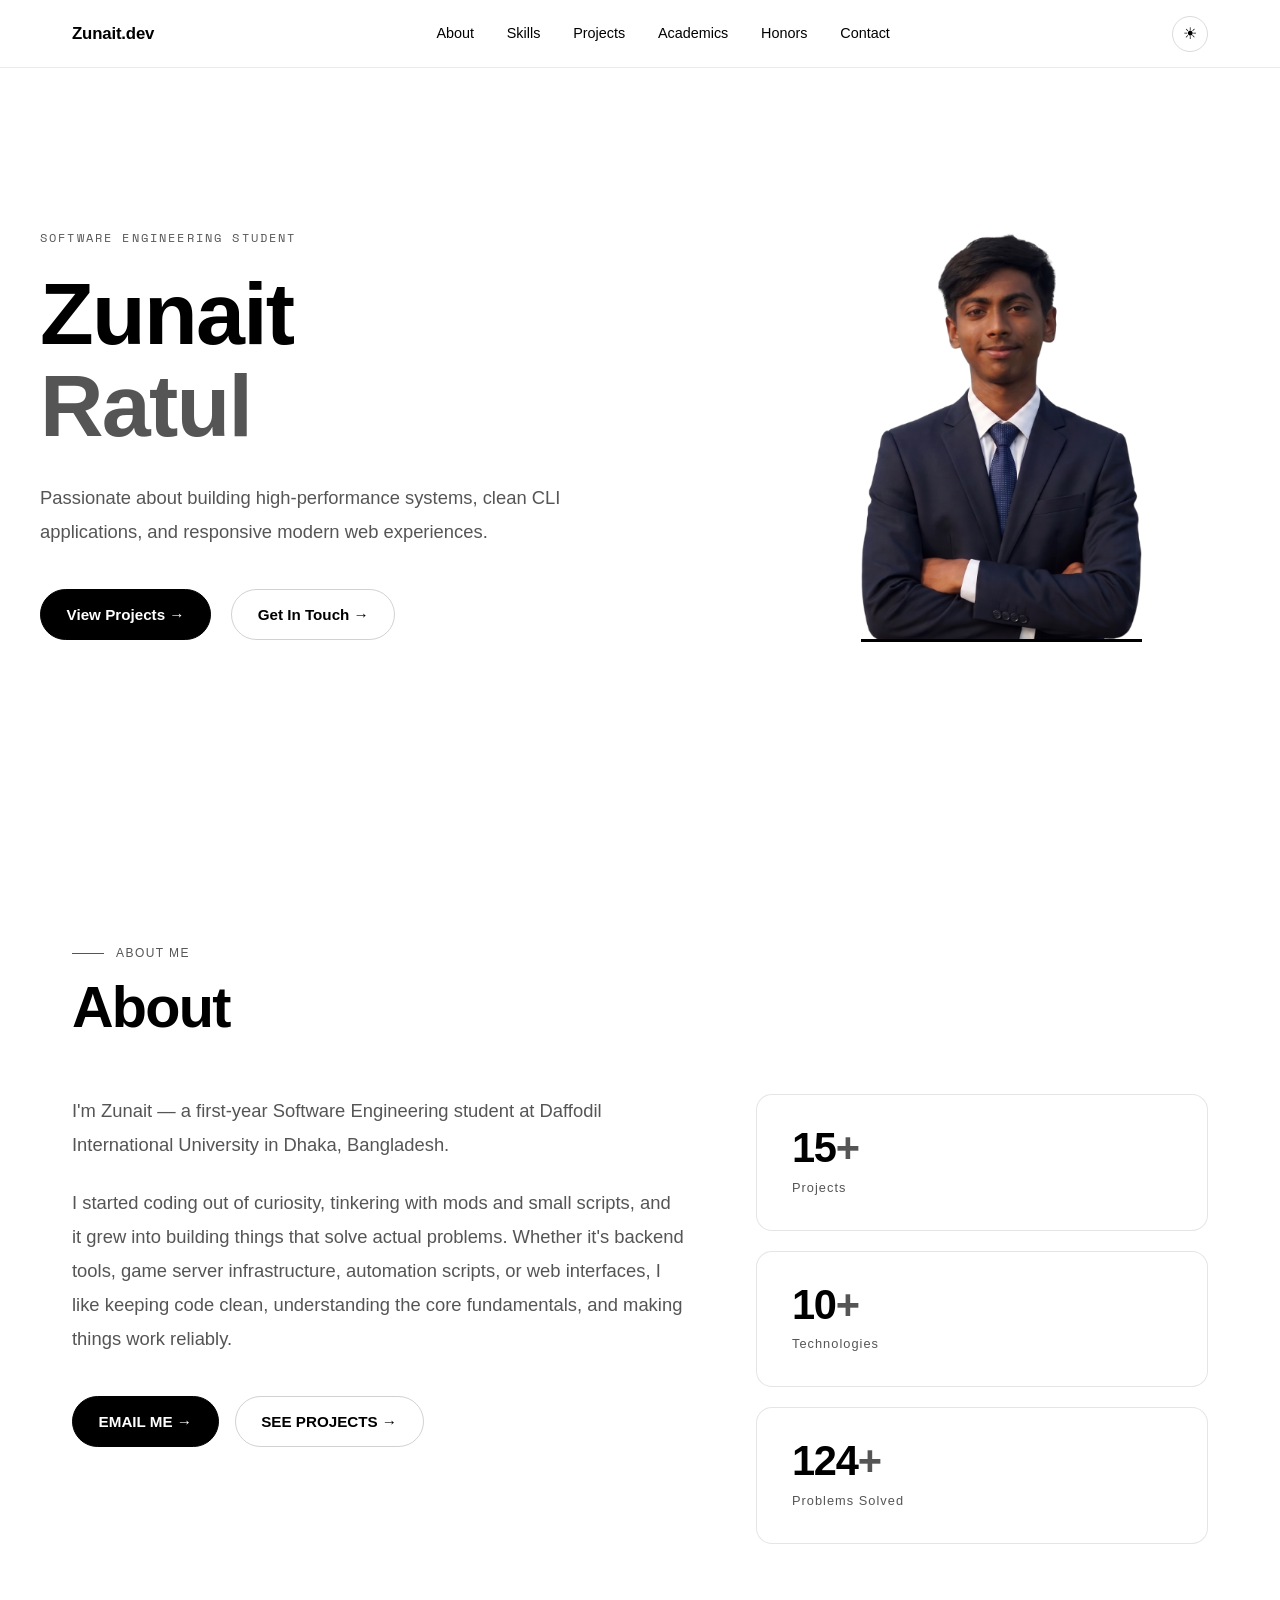
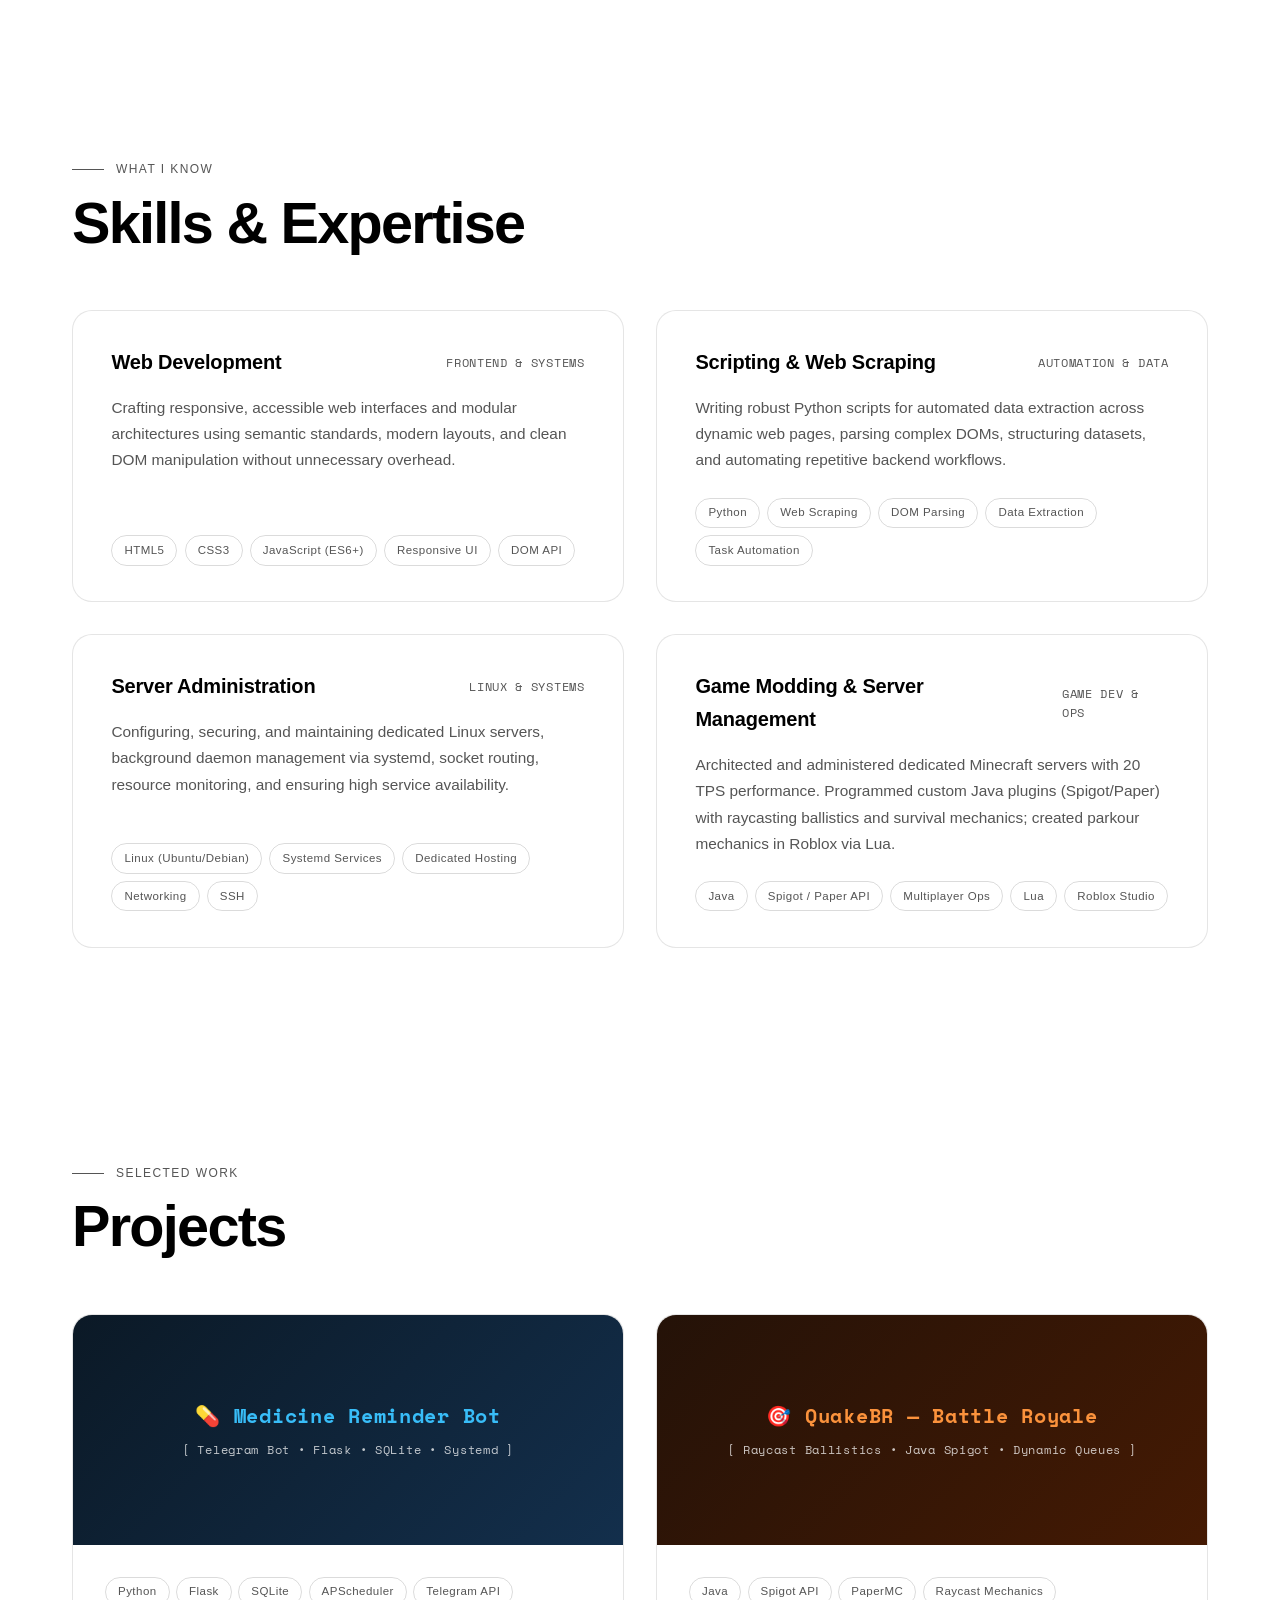
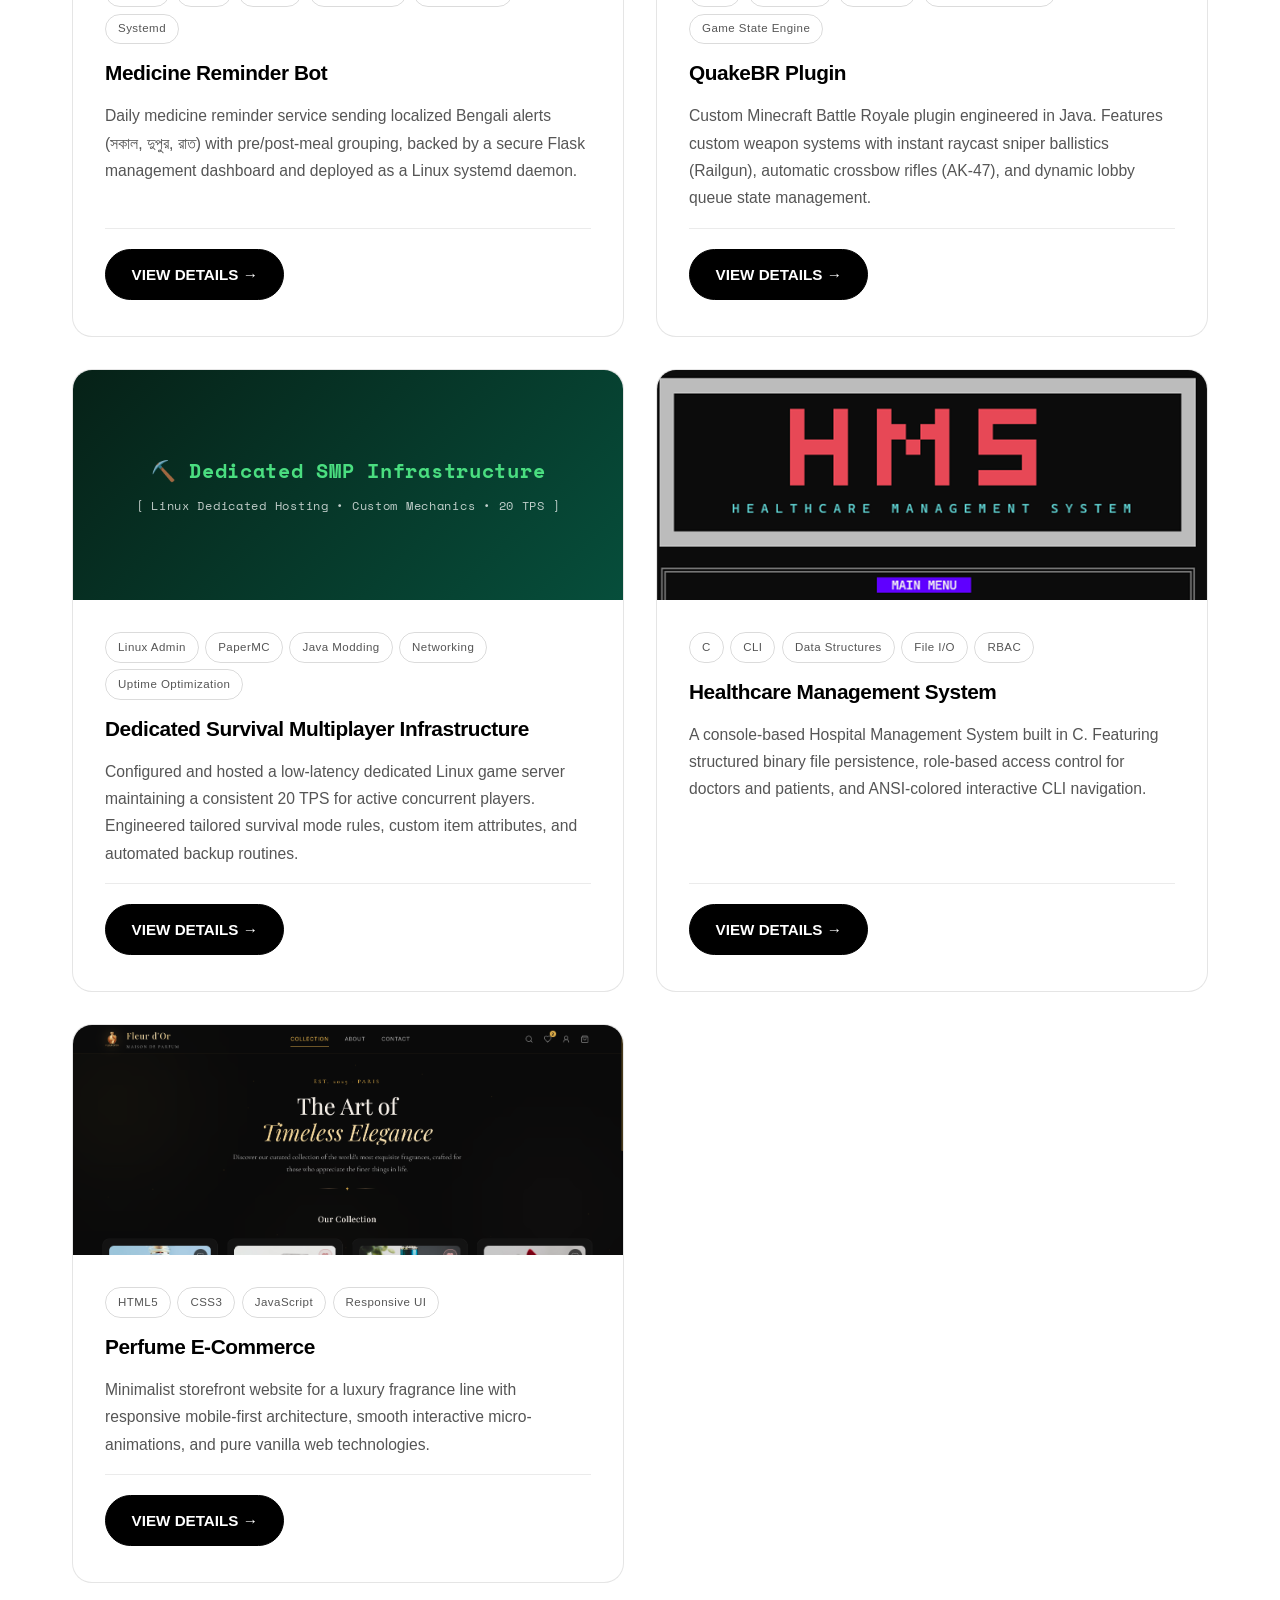
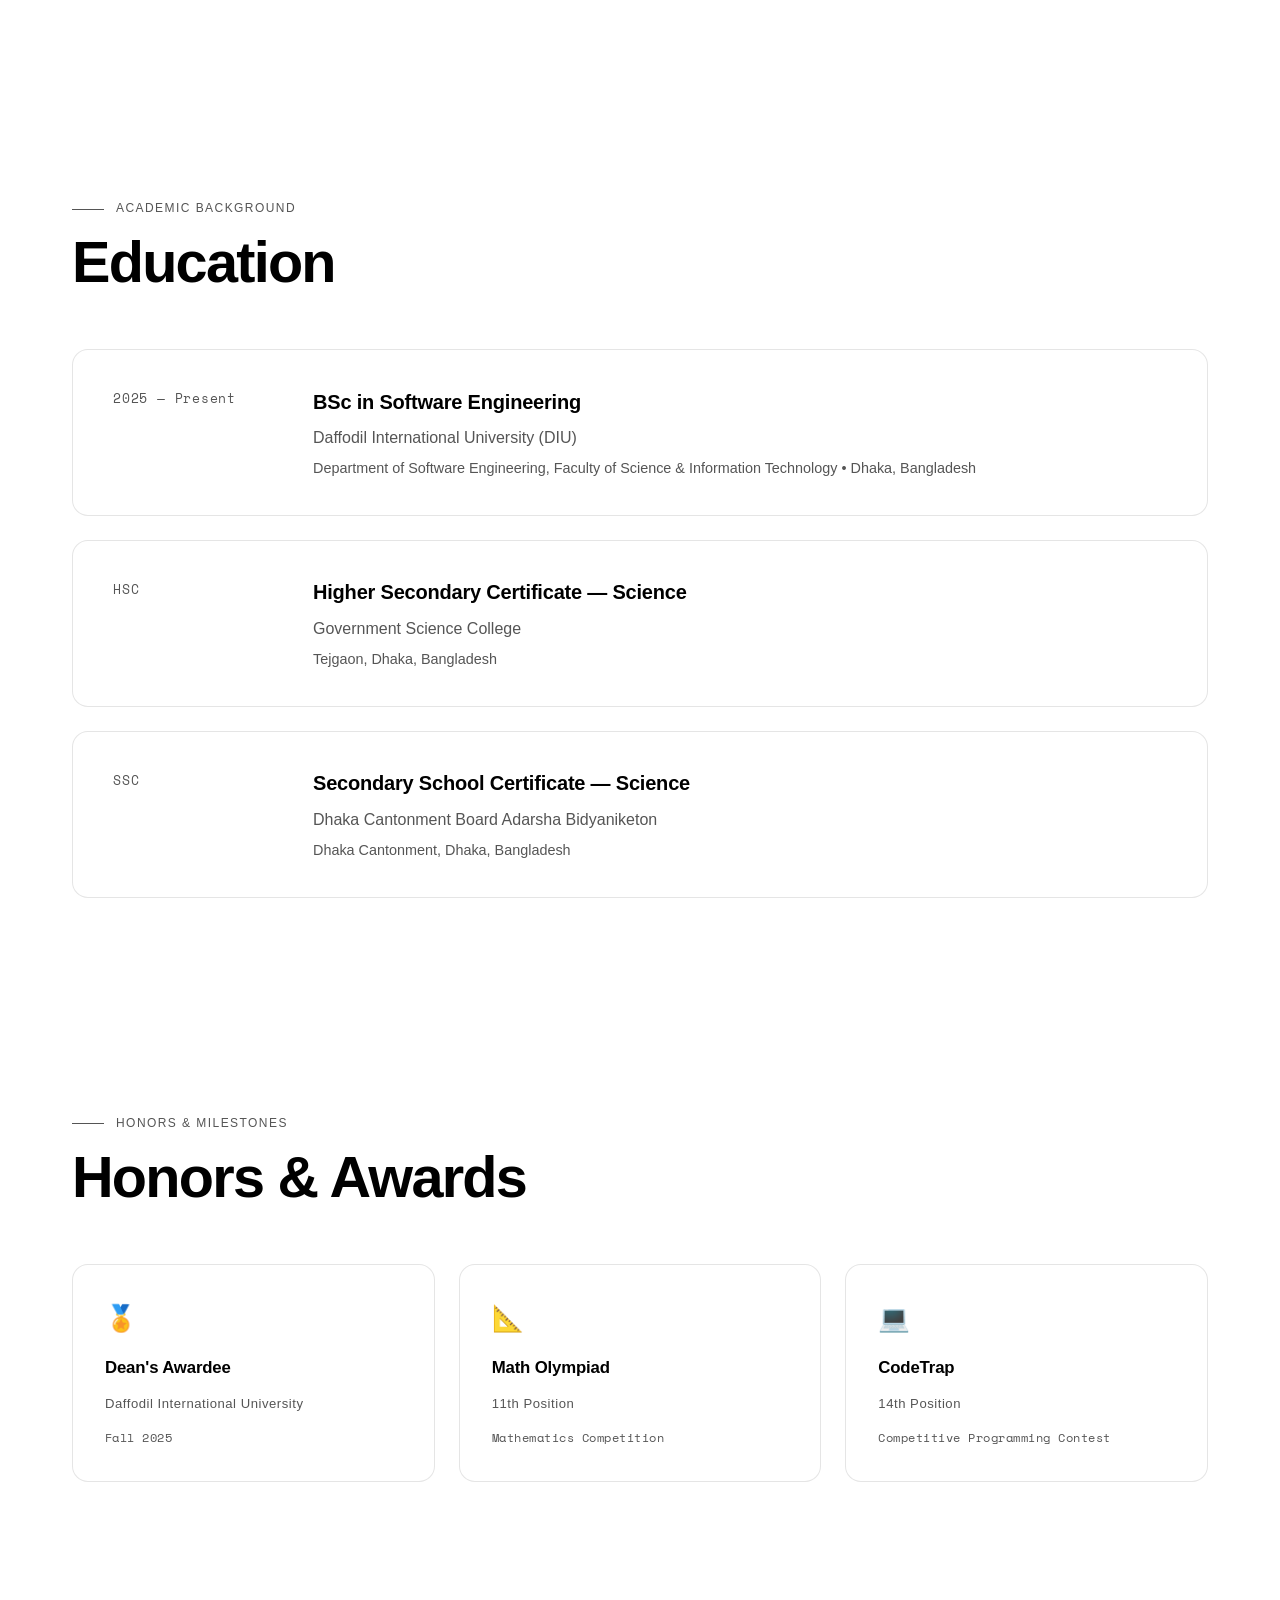
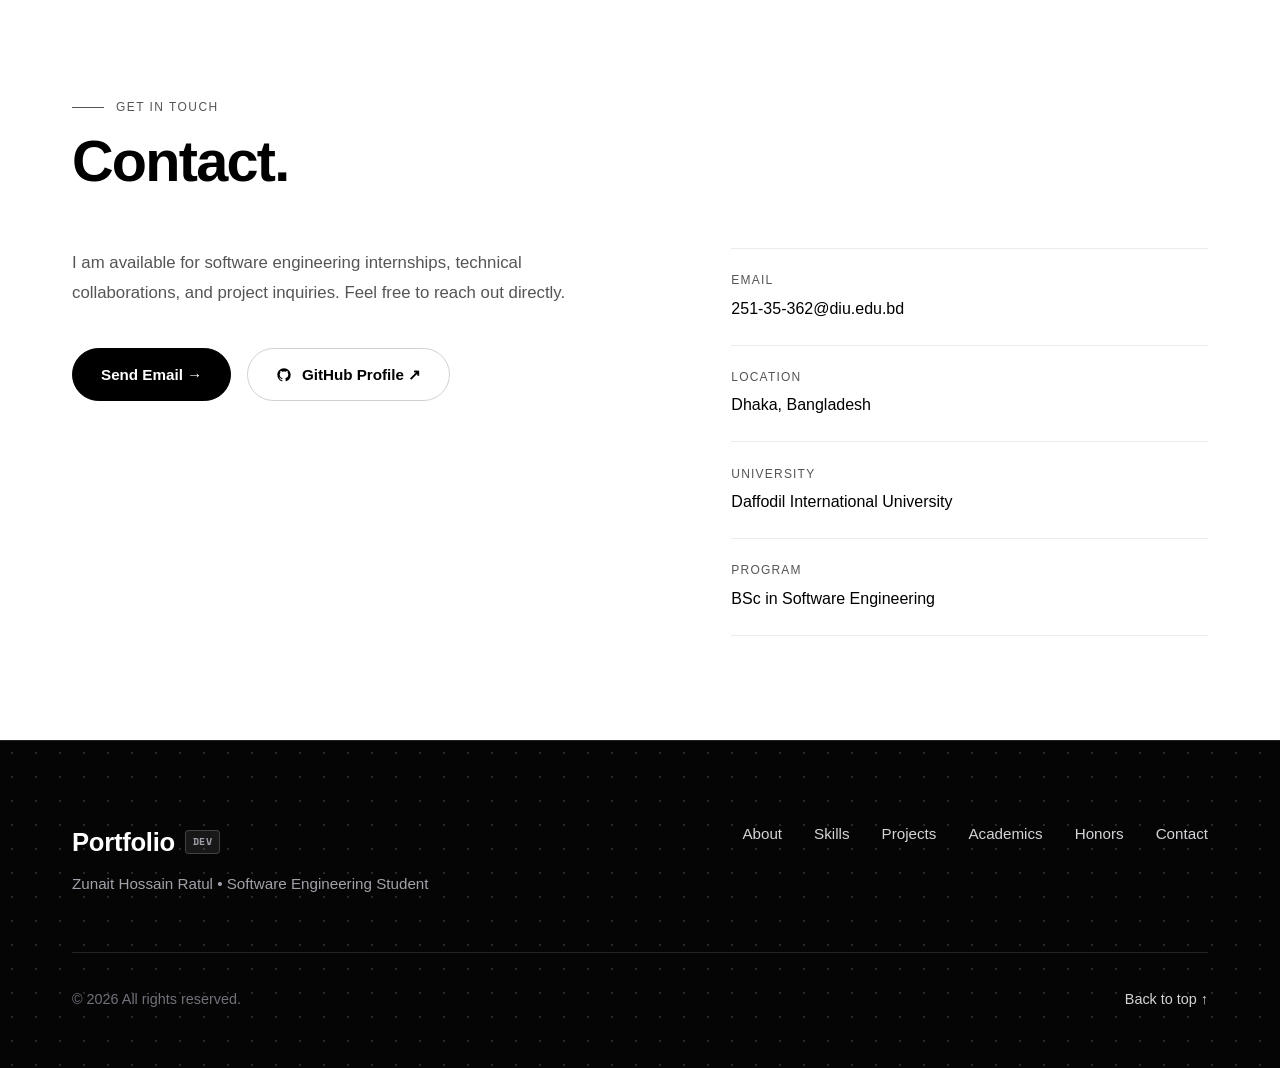
<file: index.html>
<!DOCTYPE html>
<html lang="en">
<head>
  <meta charset="UTF-8" />
  <meta name="viewport" content="width=device-width, initial-scale=1.0" />
  <meta name="description" content="Zunait Hossain Ratul — Software Engineering Student at DIU. Portfolio showcasing backend systems, CLI tools, and web apps." />
  <title>Zunait Hossain Ratul — Portfolio</title>

  <!-- Favicon -->
  <link rel="icon" type="image/jpg" href="assets/favicon.jpg" />

  <!-- Google Fonts: Inter + Space Mono -->
  <link rel="preconnect" href="https://fonts.googleapis.com" />
  <link rel="preconnect" href="https://fonts.gstatic.com" crossorigin />
  <link
    href="https://fonts.googleapis.com/css2?family=Inter:wght@400;500;600;700;800;900&family=Space+Mono:ital,wght@0,400;0,700;1,400&display=swap"
    rel="stylesheet"
  />

  <!-- Main stylesheet -->
  <link rel="stylesheet" href="css/style.css" />
</head>
<body>

  <!-- ═══════════════════════════════════════════════
       NAVIGATION (Modern Clean Style)
  ══════════════════════════════════════════════════ -->
  <nav class="nav" id="navbar">
    <div class="nav-inner">
      <!-- Brand / Logo -->
      <a href="#hero" class="nav-logo" aria-label="Home">
        <span class="logo-box">Zunait.dev</span>
      </a>

      <!-- Mobile Menu Toggle -->
      <button class="nav-toggle" id="navToggle" aria-label="Toggle Navigation Menu" aria-expanded="false">
        <span></span><span></span><span></span>
      </button>

      <!-- Nav Links -->
      <div class="nav-links" id="navLinks">
        <a href="#about"          class="nav-link">About</a>
        <a href="#skills"         class="nav-link">Skills</a>
        <a href="#projects"       class="nav-link">Projects</a>
        <a href="#education"      class="nav-link">Academics</a>
        <a href="#certifications" class="nav-link">Honors</a>
        <a href="#contact"        class="nav-link">Contact</a>
      </div>

      <!-- Theme toggle (right side) -->
      <button id="themeToggleBtn" class="nav-theme-btn" aria-label="Toggle Theme">
        <span class="theme-icon">☀</span>
      </button>
    </div>
  </nav>

  <!-- ═══════════════════════════════════════════════
       HERO SECTION
  ══════════════════════════════════════════════════ -->
  <section id="hero">
    <div class="hero-inner">

      <!-- Left column: text content -->
      <div class="hero-text">
        <p class="hero-label mono">SOFTWARE ENGINEERING STUDENT</p>
        <h1 class="hero-name">
          Zunait<br /><span class="accent">Ratul</span>
        </h1>
        <p class="hero-desc">
          Passionate about building high-performance systems, clean CLI
          applications, and responsive modern web experiences.
        </p>
        <div class="hero-cta">
          <a href="#projects" class="btn btn-primary">View Projects →</a>
          <a href="#contact"  class="btn btn-secondary">Get In Touch →</a>
        </div>
      </div>

      <!-- Right column: profile photo (Static, Clean, Bottom Border Only) -->
      <div class="hero-photo">
        <div class="photo-container">
          <img
            src="assets/profile.png"
            alt="Portrait of Zunait Hossain Ratul"
            class="profile-img"
            onerror="this.src='assets/profile.jpg'"
          />
        </div>
      </div>

    </div>
  </section>

  <!-- ═══════════════════════════════════════════════
       SECTION 01 — ABOUT
  ══════════════════════════════════════════════════ -->
  <section id="about" class="section reveal">
    <div class="container">

      <div class="section-header">
        <span class="section-num">About Me</span>
        <h2 class="section-title">About</h2>
      </div>

      <!-- About body -->
      <div class="about-body">
        <div class="about-text">
          <p>
            I'm Zunait — a first-year Software Engineering student at Daffodil International University in Dhaka, Bangladesh.
          </p>
          <p>
            I started coding out of curiosity, tinkering with mods and small scripts, and it grew into building things that solve actual problems. Whether it's backend tools, game server infrastructure, automation scripts, or web interfaces, I like keeping code clean, understanding the core fundamentals, and making things work reliably.
          </p>
          <div class="about-links">
            <a href="mailto:251-35-362@diu.edu.bd" class="btn btn-primary">
              EMAIL ME →
            </a>
            <a href="#projects" class="btn btn-secondary">
              SEE PROJECTS →
            </a>
          </div>
        </div>

        <!-- Stats grid -->
        <div class="stats-grid">
          <div class="stat-card reveal">
            <span class="stat-number">15<span class="accent">+</span></span>
            <span class="stat-label mono">Projects</span>
          </div>
          <div class="stat-card reveal">
            <span class="stat-number">10<span class="accent">+</span></span>
            <span class="stat-label mono">Technologies</span>
          </div>
          <div class="stat-card reveal">
            <span class="stat-number">124<span class="accent">+</span></span>
            <span class="stat-label mono">Problems Solved</span>
          </div>
        </div>
      </div>

    </div>
  </section>

  <!-- ═══════════════════════════════════════════════
       SECTION 02 — SKILLS
  ══════════════════════════════════════════════════ -->
  <section id="skills" class="section reveal">
    <div class="container">

      <div class="section-header">
        <span class="section-num">What I Know</span>
        <h2 class="section-title">Skills &amp; Expertise</h2>
      </div>

      <div class="skills-grid">

        <!-- Category 1: Web Development -->
        <div class="skill-card reveal">
          <div class="skill-card-header">
            <h3 class="skill-card-title">Web Development</h3>
            <span class="skill-card-badge">Frontend &amp; Systems</span>
          </div>
          <p class="skill-card-desc">
            Crafting responsive, accessible web interfaces and modular architectures using semantic standards, modern layouts, and clean DOM manipulation without unnecessary overhead.
          </p>
          <div class="skill-card-tags">
            <span class="tag">HTML5</span>
            <span class="tag">CSS3</span>
            <span class="tag">JavaScript (ES6+)</span>
            <span class="tag">Responsive UI</span>
            <span class="tag">DOM API</span>
          </div>
        </div>

        <!-- Category 2: Python Scripting & Web Scraping -->
        <div class="skill-card reveal">
          <div class="skill-card-header">
            <h3 class="skill-card-title">Scripting &amp; Web Scraping</h3>
            <span class="skill-card-badge">Automation &amp; Data</span>
          </div>
          <p class="skill-card-desc">
            Writing robust Python scripts for automated data extraction across dynamic web pages, parsing complex DOMs, structuring datasets, and automating repetitive backend workflows.
          </p>
          <div class="skill-card-tags">
            <span class="tag">Python</span>
            <span class="tag">Web Scraping</span>
            <span class="tag">DOM Parsing</span>
            <span class="tag">Data Extraction</span>
            <span class="tag">Task Automation</span>
          </div>
        </div>

        <!-- Category 3: Server Administration & Infrastructure -->
        <div class="skill-card reveal">
          <div class="skill-card-header">
            <h3 class="skill-card-title">Server Administration</h3>
            <span class="skill-card-badge">Linux &amp; Systems</span>
          </div>
          <p class="skill-card-desc">
            Configuring, securing, and maintaining dedicated Linux servers, background daemon management via systemd, socket routing, resource monitoring, and ensuring high service availability.
          </p>
          <div class="skill-card-tags">
            <span class="tag">Linux (Ubuntu/Debian)</span>
            <span class="tag">Systemd Services</span>
            <span class="tag">Dedicated Hosting</span>
            <span class="tag">Networking</span>
            <span class="tag">SSH</span>
          </div>
        </div>

        <!-- Category 4: Game Modding & Server Management -->
        <div class="skill-card reveal">
          <div class="skill-card-header">
            <h3 class="skill-card-title">Game Modding &amp; Server Management</h3>
            <span class="skill-card-badge">Game Dev &amp; Ops</span>
          </div>
          <p class="skill-card-desc">
            Architected and administered dedicated Minecraft servers with 20 TPS performance. Programmed custom Java plugins (Spigot/Paper) with raycasting ballistics and survival mechanics; created parkour mechanics in Roblox via Lua.
          </p>
          <div class="skill-card-tags">
            <span class="tag">Java</span>
            <span class="tag">Spigot / Paper API</span>
            <span class="tag">Multiplayer Ops</span>
            <span class="tag">Lua</span>
            <span class="tag">Roblox Studio</span>
          </div>
        </div>

      </div><!-- /skills-grid -->
    </div>
  </section>

  <!-- ═══════════════════════════════════════════════
       SECTION 03 — PROJECTS
  ══════════════════════════════════════════════════ -->
  <section id="projects" class="section reveal">
    <div class="container">

      <div class="section-header">
        <span class="section-num">Selected Work</span>
        <h2 class="section-title">Projects</h2>
      </div>

      <div class="projects-grid">

        <!-- ── PROJECT 1: Medicine Reminder Bot ── -->
        <article class="project-card reveal">
          <div class="project-card-inner">
            <div class="project-screenshot" style="background: linear-gradient(135deg, #0b1926 0%, #132f4c 100%);">
              <div class="screenshot-placeholder mono" style="color: #ffffff;">
                <div style="font-size: 1.25rem; font-weight: 700; color: #38bdf8; margin-bottom: 0.35rem;">
                  💊 Medicine Reminder Bot
                </div>
                <span style="opacity: 0.75; font-size: 0.78rem;">[ Telegram Bot &bull; Flask &bull; SQLite &bull; Systemd ]</span>
              </div>
            </div>

            <div class="project-info">
              <div class="project-tags">
                <span class="tag">Python</span>
                <span class="tag">Flask</span>
                <span class="tag">SQLite</span>
                <span class="tag">APScheduler</span>
                <span class="tag">Telegram API</span>
                <span class="tag">Systemd</span>
              </div>
              <h3 class="project-title">Medicine Reminder Bot</h3>
              <p class="project-desc">
                Daily medicine reminder service sending localized Bengali alerts (সকাল, দুপুর, রাত) with pre/post-meal grouping, backed by a secure Flask management dashboard and deployed as a Linux systemd daemon.
              </p>

              <div class="project-links">
                <a
                  href="projects/medicine-bot.html"
                  class="btn btn-primary"
                >VIEW DETAILS →</a>
              </div>
            </div>
          </div>
        </article>

        <!-- ── PROJECT 2: QuakeBR — Minecraft Battle Royale ── -->
        <article class="project-card reveal">
          <div class="project-card-inner">
            <div class="project-screenshot" style="background: linear-gradient(135deg, #241208 0%, #451a03 100%);">
              <div class="screenshot-placeholder mono" style="color: #ffffff;">
                <div style="font-size: 1.25rem; font-weight: 700; color: #fb923c; margin-bottom: 0.35rem;">
                  🎯 QuakeBR — Battle Royale
                </div>
                <span style="opacity: 0.75; font-size: 0.78rem;">[ Raycast Ballistics &bull; Java Spigot &bull; Dynamic Queues ]</span>
              </div>
            </div>

            <div class="project-info">
              <div class="project-tags">
                <span class="tag">Java</span>
                <span class="tag">Spigot API</span>
                <span class="tag">PaperMC</span>
                <span class="tag">Raycast Mechanics</span>
                <span class="tag">Game State Engine</span>
              </div>
              <h3 class="project-title">QuakeBR Plugin</h3>
              <p class="project-desc">
                Custom Minecraft Battle Royale plugin engineered in Java. Features custom weapon systems with instant raycast sniper ballistics (Railgun), automatic crossbow rifles (AK-47), and dynamic lobby queue state management.
              </p>

              <div class="project-links">
                <a
                  href="projects/quakebr.html"
                  class="btn btn-primary"
                >VIEW DETAILS →</a>
              </div>
            </div>
          </div>
        </article>

        <!-- ── PROJECT 3: Dedicated SMP & Multiplayer Infrastructure ── -->
        <article class="project-card reveal">
          <div class="project-card-inner">
            <div class="project-screenshot" style="background: linear-gradient(135deg, #062117 0%, #064e3b 100%);">
              <div class="screenshot-placeholder mono" style="color: #ffffff;">
                <div style="font-size: 1.25rem; font-weight: 700; color: #4ade80; margin-bottom: 0.35rem;">
                  ⛏️ Dedicated SMP Infrastructure
                </div>
                <span style="opacity: 0.75; font-size: 0.78rem;">[ Linux Dedicated Hosting &bull; Custom Mechanics &bull; 20 TPS ]</span>
              </div>
            </div>

            <div class="project-info">
              <div class="project-tags">
                <span class="tag">Linux Admin</span>
                <span class="tag">PaperMC</span>
                <span class="tag">Java Modding</span>
                <span class="tag">Networking</span>
                <span class="tag">Uptime Optimization</span>
              </div>
              <h3 class="project-title">Dedicated Survival Multiplayer Infrastructure</h3>
              <p class="project-desc">
                Configured and hosted a low-latency dedicated Linux game server maintaining a consistent 20 TPS for active concurrent players. Engineered tailored survival mode rules, custom item attributes, and automated backup routines.
              </p>

              <div class="project-links">
                <a
                  href="projects/smp-infrastructure.html"
                  class="btn btn-primary"
                >VIEW DETAILS →</a>
              </div>
            </div>
          </div>
        </article>

        <!-- ── PROJECT 4: Healthcare Management System ── -->
        <article class="project-card reveal">
          <div class="project-card-inner">
            <div class="project-screenshot">
              <img
                src="assets/screenshots/hms/main_menu.png"
                alt="Healthcare Management System CLI Screenshot"
                class="project-img"
                loading="lazy"
              />
            </div>

            <div class="project-info">
              <div class="project-tags">
                <span class="tag">C</span>
                <span class="tag">CLI</span>
                <span class="tag">Data Structures</span>
                <span class="tag">File I/O</span>
                <span class="tag">RBAC</span>
              </div>
              <h3 class="project-title">Healthcare Management System</h3>
              <p class="project-desc">
                A console-based Hospital Management System built in C. Featuring structured binary file persistence, role-based access control for doctors and patients, and ANSI-colored interactive CLI navigation.
              </p>

              <div class="project-links">
                <a
                  href="projects/healthcare-management-system.html"
                  class="btn btn-primary"
                >VIEW DETAILS →</a>
              </div>
            </div>
          </div>
        </article>

        <!-- ── PROJECT 5: Perfume E-Commerce ── -->
        <article class="project-card reveal">
          <div class="project-card-inner">
            <div class="project-screenshot">
              <img
                src="assets/screenshots/perfume/Screenshot 2026-01-04 003142.png"
                alt="Perfume E-Commerce Showcase"
                class="project-img"
                loading="lazy"
              />
            </div>

            <div class="project-info">
              <div class="project-tags">
                <span class="tag">HTML5</span>
                <span class="tag">CSS3</span>
                <span class="tag">JavaScript</span>
                <span class="tag">Responsive UI</span>
              </div>
              <h3 class="project-title">Perfume E-Commerce</h3>
              <p class="project-desc">
                Minimalist storefront website for a luxury fragrance line with responsive mobile-first architecture, smooth interactive micro-animations, and pure vanilla web technologies.
              </p>

              <div class="project-links">
                <a
                  href="projects/perfume-ecommerce.html"
                  class="btn btn-primary"
                >VIEW DETAILS →</a>
              </div>
            </div>
          </div>
        </article>

      </div><!-- /projects-grid -->
    </div>
  </section>

  <!-- ═══════════════════════════════════════════════
       SECTION 04 — EDUCATION
  ══════════════════════════════════════════════════ -->
  <section id="education" class="section reveal">
    <div class="container">

      <div class="section-header">
        <span class="section-num">Academic Background</span>
        <h2 class="section-title">Education</h2>
      </div>

      <div class="education-list">

        <!-- University Education (2025 — Present) -->
        <div class="edu-card reveal">
          <div class="edu-meta">
            <span class="edu-year mono">2025 — Present</span>
          </div>
          <div class="edu-body">
            <h3 class="edu-degree">BSc in Software Engineering</h3>
            <p class="edu-institution">Daffodil International University (DIU)</p>
            <p class="edu-note">Department of Software Engineering, Faculty of Science &amp; Information Technology &bull; Dhaka, Bangladesh</p>
          </div>
        </div>

        <!-- Higher Secondary Certificate (HSC) -->
        <div class="edu-card reveal">
          <div class="edu-meta">
            <span class="edu-year mono">HSC</span>
          </div>
          <div class="edu-body">
            <h3 class="edu-degree">Higher Secondary Certificate &mdash; Science</h3>
            <p class="edu-institution">Government Science College</p>
            <p class="edu-note">Tejgaon, Dhaka, Bangladesh</p>
          </div>
        </div>

        <!-- Secondary School Certificate (SSC) -->
        <div class="edu-card reveal">
          <div class="edu-meta">
            <span class="edu-year mono">SSC</span>
          </div>
          <div class="edu-body">
            <h3 class="edu-degree">Secondary School Certificate &mdash; Science</h3>
            <p class="edu-institution">Dhaka Cantonment Board Adarsha Bidyaniketon</p>
            <p class="edu-note">Dhaka Cantonment, Dhaka, Bangladesh</p>
          </div>
        </div>

      </div>
    </div>
  </section>

  <!-- ═══════════════════════════════════════════════
       SECTION 05 — CERTIFICATIONS
  ══════════════════════════════════════════════════ -->
  <section id="certifications" class="section reveal">
    <div class="container">

      <div class="section-header">
        <span class="section-num">Honors & Milestones</span>
        <h2 class="section-title">Honors &amp; Awards</h2>
      </div>

      <!-- Certifications cards -->
      <div class="certs-grid">

        <div class="cert-card reveal">
          <div class="cert-icon" style="font-size: 1.6rem; margin-bottom: 0.25rem;">🏅</div>
          <h3 class="cert-title">Dean's Awardee</h3>
          <p class="cert-issuer">Daffodil International University</p>
          <p class="cert-date mono">Fall 2025</p>
        </div>

        <div class="cert-card reveal">
          <div class="cert-icon" style="font-size: 1.6rem; margin-bottom: 0.25rem;">📐</div>
          <h3 class="cert-title">Math Olympiad</h3>
          <p class="cert-issuer">11th Position</p>
          <p class="cert-date mono">Mathematics Competition</p>
        </div>

        <div class="cert-card reveal">
          <div class="cert-icon" style="font-size: 1.6rem; margin-bottom: 0.25rem;">💻</div>
          <h3 class="cert-title">CodeTrap</h3>
          <p class="cert-issuer">14th Position</p>
          <p class="cert-date mono">Competitive Programming Contest</p>
        </div>

      </div>
    </div>
  </section>

  <!-- ═══════════════════════════════════════════════
       SECTION 06 — CONTACT
  ══════════════════════════════════════════════════ -->
  <section id="contact" class="section reveal contact-section">
    <div class="container">

      <div class="section-header">
        <span class="section-num">Get in Touch</span>
        <h2 class="section-title">Contact.</h2>
      </div>

      <div class="contact-body-new">
        <div class="contact-left">
          <p class="contact-desc">
            I am available for software engineering internships, technical collaborations,
            and project inquiries. Feel free to reach out directly.
          </p>

          <div class="contact-actions">
            <a href="mailto:251-35-362@diu.edu.bd" class="contact-btn contact-btn-primary">
              Send Email &rarr;
            </a>
            <a
              href="https://github.com/AmiValoHoteChai"
              target="_blank"
              rel="noopener noreferrer"
              class="contact-btn contact-btn-secondary"
            >
              <svg width="16" height="16" viewBox="0 0 24 24" fill="currentColor" style="flex-shrink:0">
                <path fill-rule="evenodd" clip-rule="evenodd" d="M12 2C6.477 2 2 6.484 2 12.017c0 4.425 2.865 8.18 6.839 9.504.5.092.682-.217.682-.483 0-.237-.008-.868-.013-1.703-2.782.605-3.369-1.343-3.369-1.343-.454-1.158-1.11-1.466-1.11-1.466-.908-.62.069-.608.069-.608 1.003.07 1.53 1.032 1.53 1.032.892 1.53 2.341 1.088 2.91.832.092-.647.35-1.088.636-1.338-2.22-.253-4.555-1.113-4.555-4.951 0-1.093.39-1.988 1.029-2.688-.103-.253-.446-1.272.098-2.65 0 0 .84-.27 2.75 1.026A9.564 9.564 0 0112 6.844c.85.004 1.705.115 2.504.337 1.909-1.296 2.747-1.027 2.747-1.027.546 1.379.202 2.398.1 2.651.64.7 1.028 1.595 1.028 2.688 0 3.848-2.339 4.695-4.566 4.943.359.309.678.92.678 1.855 0 1.338-.012 2.419-.012 2.747 0 .268.18.58.688.482A10.019 10.019 0 0022 12.017C22 6.484 17.522 2 12 2z" />
              </svg>
              GitHub Profile &#8599;
            </a>
          </div>
        </div>

        <div class="contact-right">
          <div class="contact-info-list">
            <div class="contact-info-item">
              <span class="contact-info-label">Email</span>
              <a href="mailto:251-35-362@diu.edu.bd" class="contact-info-value">251-35-362@diu.edu.bd</a>
            </div>
            <div class="contact-info-item">
              <span class="contact-info-label">Location</span>
              <span class="contact-info-value">Dhaka, Bangladesh</span>
            </div>
            <div class="contact-info-item">
              <span class="contact-info-label">University</span>
              <span class="contact-info-value">Daffodil International University</span>
            </div>
            <div class="contact-info-item">
              <span class="contact-info-label">Program</span>
              <span class="contact-info-value">BSc in Software Engineering</span>
            </div>
          </div>
        </div>
      </div>

    </div>
  </section>

  <!-- ═══════════════════════════════════════════════
       FOOTER (Modern Dot-Grid Style)
  ══════════════════════════════════════════════════ -->
  <footer id="footer" class="modern-footer">
    <div class="container footer-container">
      
      <!-- Top Row: Brand & Navigation -->
      <div class="footer-top-row">
        <!-- Brand Info -->
        <div class="footer-brand-block">
          <div class="footer-brand">
            <span class="footer-title">Portfolio</span>
            <span class="footer-badge">DEV</span>
          </div>
          <p class="footer-subtitle">
            Zunait Hossain Ratul &bull; Software Engineering Student
          </p>
        </div>

        <!-- Navigation Links -->
        <ul class="footer-nav-links">
          <li><a href="#about">About</a></li>
          <li><a href="#skills">Skills</a></li>
          <li><a href="#projects">Projects</a></li>
          <li><a href="#education">Academics</a></li>
          <li><a href="#certifications">Honors</a></li>
          <li><a href="#contact">Contact</a></li>
        </ul>
      </div>

      <!-- Divider line -->
      <div class="footer-divider"></div>

      <!-- Bottom Row: Copyright & Back to Top -->
      <div class="footer-bottom-row">
        <p class="footer-copy">
          &copy; <span id="footer-year">2026</span> All rights reserved.
        </p>
        <a href="#hero" class="footer-back-to-top">Back to top &uarr;</a>
      </div>

    </div>
  </footer>

  <!-- Main script -->
  <script src="js/main.js"></script>
</body>
</html>
</file>
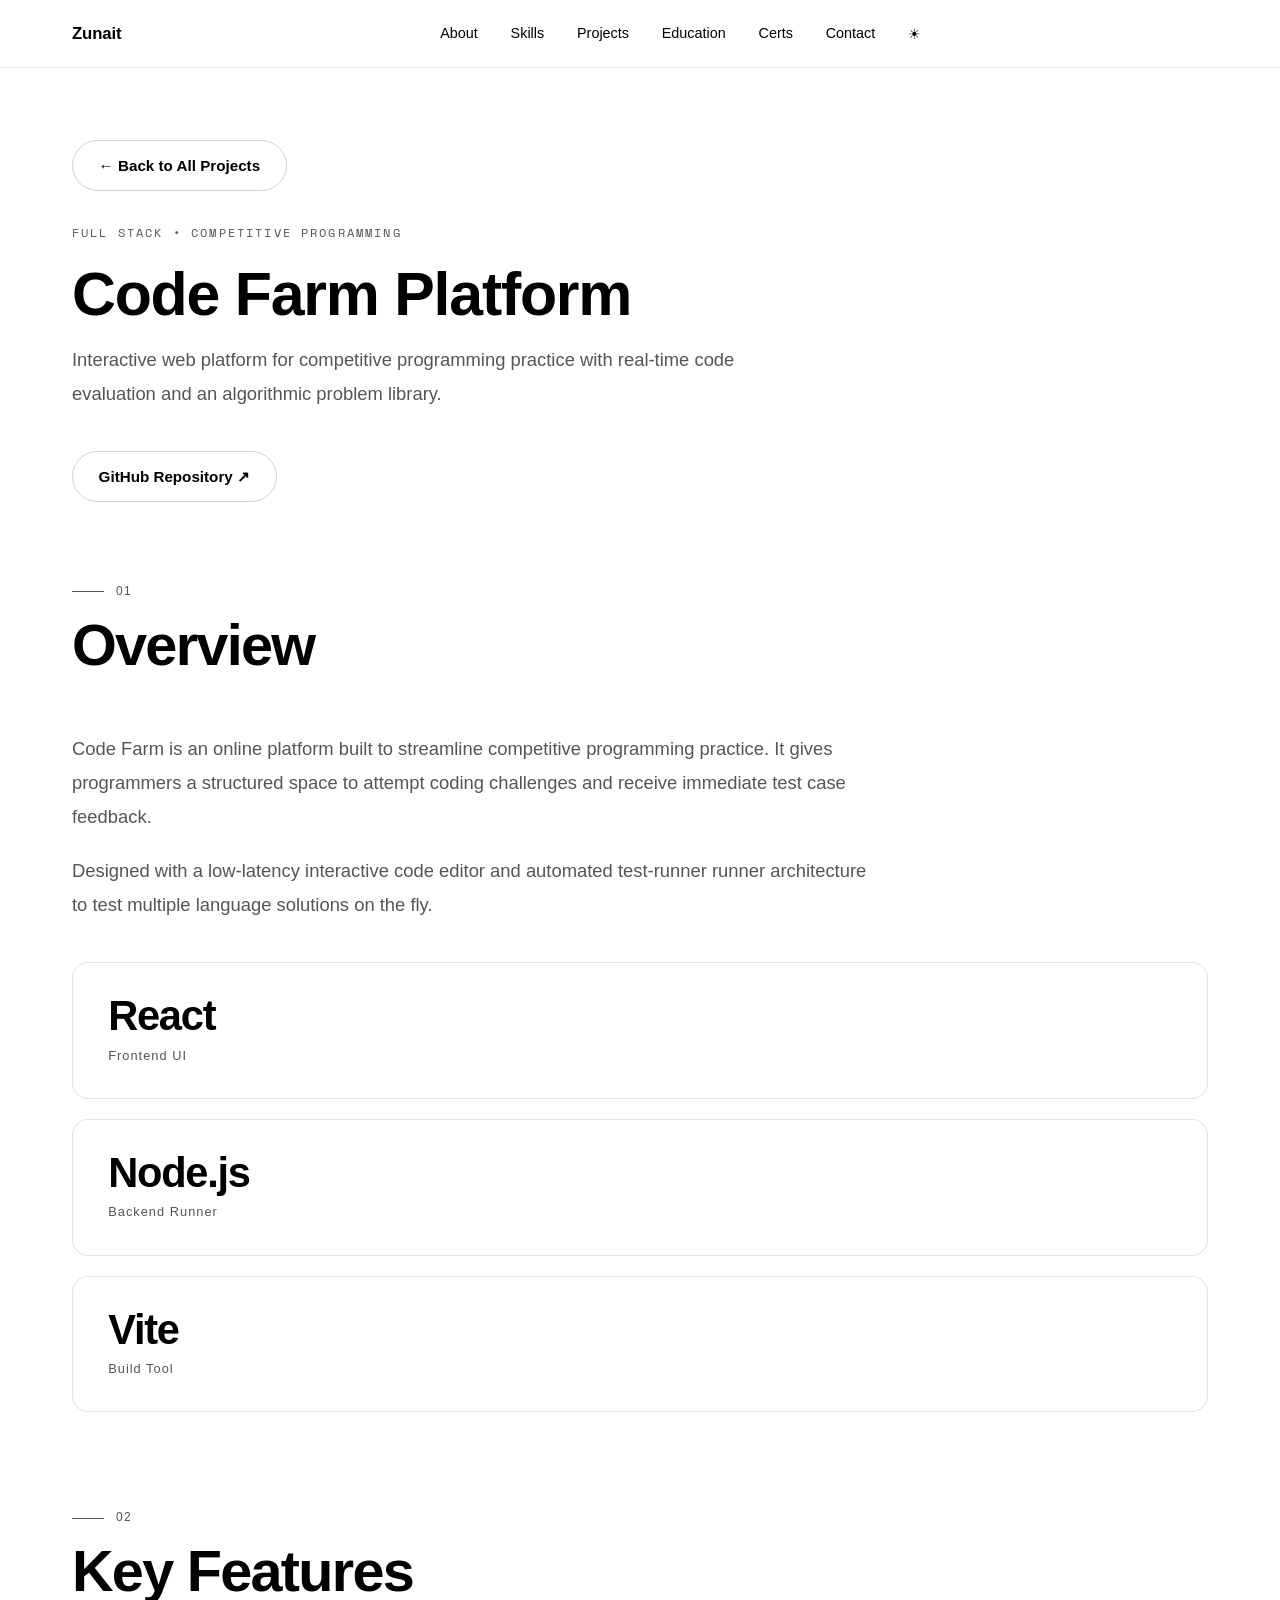
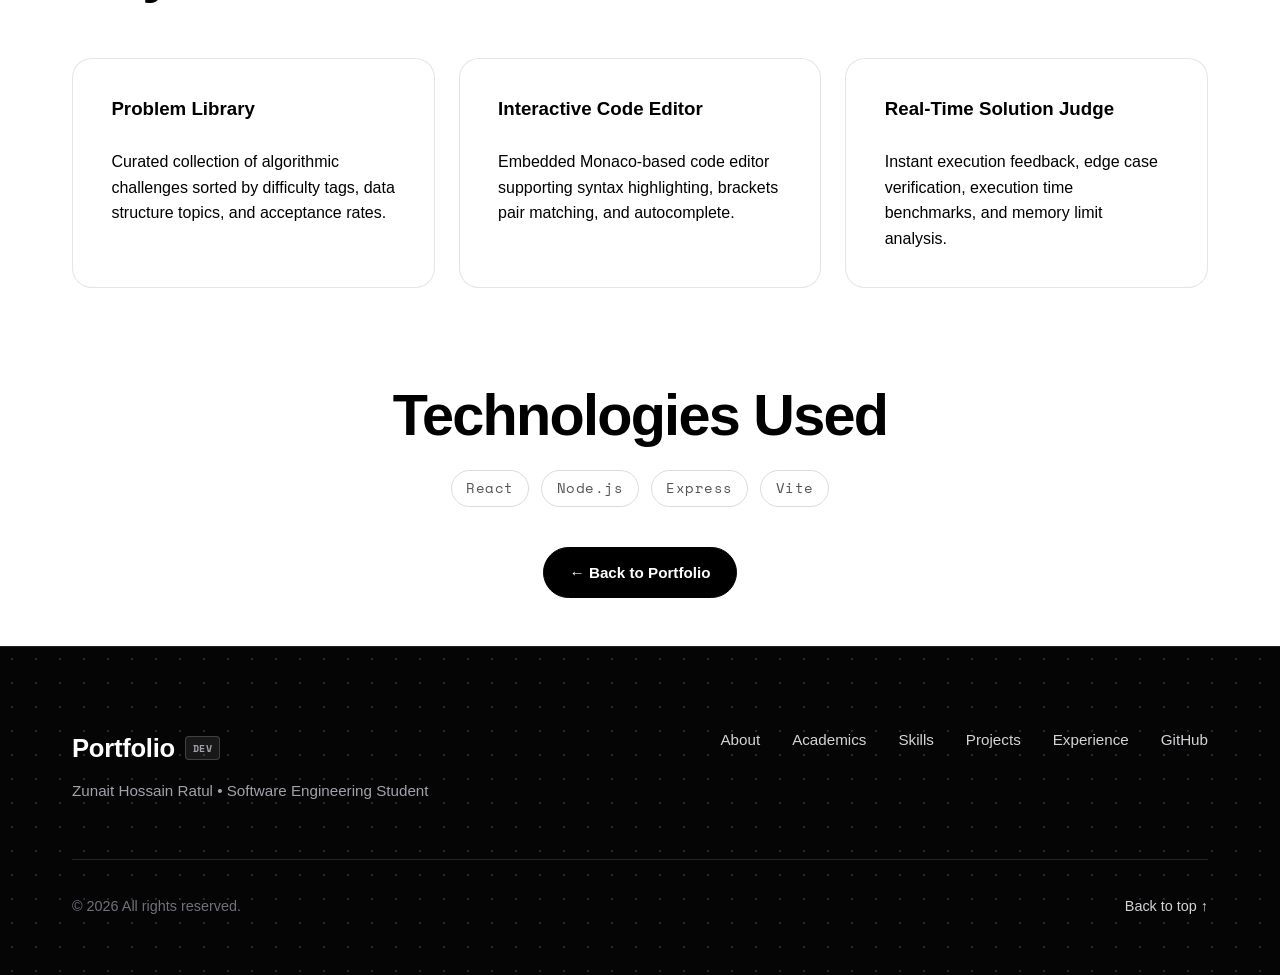
<file: projects/code-farm.html>
<!DOCTYPE html>
<html lang="en">
<head>
  <meta charset="UTF-8" />
  <meta name="viewport" content="width=device-width, initial-scale=1.0" />
  <meta name="description" content="Code Farm Platform — Case Study by Zunait Hossain Ratul." />
  <title>Code Farm Platform — Zunait Hossain Ratul</title>

  <!-- Favicon -->
  <link rel="icon" type="image/png" href="../assets/favicon.png" />

  <!-- Google Fonts: Inter + Space Mono -->
  <link rel="preconnect" href="https://fonts.googleapis.com" />
  <link rel="preconnect" href="https://fonts.gstatic.com" crossorigin />
  <link
    href="https://fonts.googleapis.com/css2?family=Inter:wght@400;500;600;700;800;900&family=Space+Mono:ital,wght@0,400;0,700;1,400&display=swap"
    rel="stylesheet"
  />

  <!-- Main stylesheet -->
  <link rel="stylesheet" href="../css/style.css" />
</head>
<body>

  <!-- Top progress bar -->
  <div id="scroll-progress" class="top-progress-bar" aria-hidden="true"></div>

  <!-- Navigation (Astro Style) -->
  <nav class="nav" id="navbar">
    <div class="nav-inner">
      <a href="../index.html#projects" class="nav-logo" aria-label="Home">
        <span class="logo-box">Zunait</span>
      </a>

      <button class="nav-toggle" id="navToggle" aria-label="Toggle Navigation Menu">
        MENU
      </button>

      <div class="nav-links" id="navLinks">
        <a href="../index.html#about" class="nav-link">About</a>
        <a href="../index.html#skills" class="nav-link">Skills</a>
        <a href="../index.html#projects" class="nav-link active">Projects</a>
        <a href="../index.html#education" class="nav-link">Education</a>
        <a href="../index.html#certifications" class="nav-link">Certs</a>
        <a href="../index.html#contact" class="nav-link">Contact</a>
        <button id="themeToggleBtn" class="nav-link" aria-label="Toggle Theme">
          THEME: LIGHT
        </button>
      </div>
    </div>
  </nav>

  <main style="padding-top: 100px;">
    <!-- Project Hero Header -->
    <section class="section reveal" style="min-height: auto; padding: 40px 0 2rem 0;">
      <div class="container">
        <a href="../index.html#projects" class="btn btn-secondary" style="margin-bottom: 2rem;">
          &larr; Back to All Projects
        </a>
        <div class="hero-content">
          <p class="hero-label mono">FULL STACK &bull; COMPETITIVE PROGRAMMING</p>
          <h1 class="hero-name" style="font-size: clamp(2.2rem, 5vw, 3.8rem); margin-bottom: 1rem;">
            Code Farm Platform
          </h1>
          <p class="hero-desc" style="max-width: 750px;">
            Interactive web platform for competitive programming practice with real-time code evaluation and an algorithmic problem library.
          </p>
          <div class="hero-cta" style="margin-top: 1.5rem;">
            <a href="https://github.com/AmiValoHoteChai" target="_blank" rel="noopener noreferrer" class="btn btn-secondary">
              GitHub Repository &nearr;
            </a>
          </div>
        </div>
      </div>
    </section>

    <!-- Overview & Stats -->
    <section class="section reveal" style="min-height: auto; padding: 3rem 0;">
      <div class="container">
        <div class="section-header">
          <span class="section-num mono">01</span>
          <h2 class="section-title">Overview</h2>
        </div>
        <div class="about-text" style="max-width: 800px; line-height: 1.8;">
          <p style="margin-bottom: 1.25rem;">
            Code Farm is an online platform built to streamline competitive programming practice. It gives programmers a structured space to attempt coding challenges and receive immediate test case feedback.
          </p>
          <p>
            Designed with a low-latency interactive code editor and automated test-runner runner architecture to test multiple language solutions on the fly.
          </p>
        </div>

        <div class="stats-grid" style="margin-top: 2.5rem;">
          <div class="stat-card reveal">
            <span class="stat-number">React</span>
            <span class="stat-label mono">Frontend UI</span>
          </div>
          <div class="stat-card reveal">
            <span class="stat-number">Node.js</span>
            <span class="stat-label mono">Backend Runner</span>
          </div>
          <div class="stat-card reveal">
            <span class="stat-number">Vite</span>
            <span class="stat-label mono">Build Tool</span>
          </div>
        </div>
      </div>
    </section>

    <!-- Key Features -->
    <section class="section reveal" style="min-height: auto; padding: 3rem 0;">
      <div class="container">
        <div class="section-header">
          <span class="section-num mono">02</span>
          <h2 class="section-title">Key Features</h2>
        </div>

        <div class="skills-grid" style="grid-template-columns: repeat(auto-fit, minmax(280px, 1fr)); gap: 1.5rem;">
          <div class="skill-card reveal">
            <h3 class="skill-name">Problem Library</h3>
            <p class="skill-level" style="margin-top: 0.5rem; line-height: 1.6; text-transform: none;">
              Curated collection of algorithmic challenges sorted by difficulty tags, data structure topics, and acceptance rates.
            </p>
          </div>
          <div class="skill-card reveal">
            <h3 class="skill-name">Interactive Code Editor</h3>
            <p class="skill-level" style="margin-top: 0.5rem; line-height: 1.6; text-transform: none;">
              Embedded Monaco-based code editor supporting syntax highlighting, brackets pair matching, and autocomplete.
            </p>
          </div>
          <div class="skill-card reveal">
            <h3 class="skill-name">Real-Time Solution Judge</h3>
            <p class="skill-level" style="margin-top: 0.5rem; line-height: 1.6; text-transform: none;">
              Instant execution feedback, edge case verification, execution time benchmarks, and memory limit analysis.
            </p>
          </div>
        </div>
      </div>
    </section>

    <!-- Tech Stack & Return -->
    <section class="section reveal" style="min-height: auto; padding: 3rem 0; border-bottom: none;">
      <div class="container" style="text-align: center;">
        <h2 class="section-title" style="margin-bottom: 1.5rem;">Technologies Used</h2>
        <div class="project-tags" style="justify-content: center; margin-bottom: 2.5rem; gap: 0.75rem;">
          <span class="tag mono" style="font-size: 0.85rem; padding: 0.4rem 0.9rem;">React</span>
          <span class="tag mono" style="font-size: 0.85rem; padding: 0.4rem 0.9rem;">Node.js</span>
          <span class="tag mono" style="font-size: 0.85rem; padding: 0.4rem 0.9rem;">Express</span>
          <span class="tag mono" style="font-size: 0.85rem; padding: 0.4rem 0.9rem;">Vite</span>
        </div>
        <div class="hero-cta" style="justify-content: center;">
          <a href="../index.html#projects" class="btn btn-primary">&larr; Back to Portfolio</a>
        </div>
      </div>
    </section>
  </main>

  <!-- Footer (Modern Dot-Grid Style) -->
    <!-- FOOTER (Modern Dot-Grid Style) -->
  <footer id="footer" class="modern-footer">
    <div class="container footer-container">
      <div class="footer-top-row">
        <div class="footer-brand-block">
          <div class="footer-brand">
            <span class="footer-title">Portfolio</span>
            <span class="footer-badge">DEV</span>
          </div>
          <p class="footer-subtitle">
            Zunait Hossain Ratul &bull; Software Engineering Student
          </p>
        </div>
        <ul class="footer-nav-links">
          <li><a href="../index.html#about">About</a></li>
          <li><a href="../index.html#education">Academics</a></li>
          <li><a href="../index.html#skills">Skills</a></li>
          <li><a href="../index.html#projects">Projects</a></li>
          <li><a href="../index.html#certifications">Experience</a></li>
          <li><a href="https://github.com/AmiValoHoteChai" target="_blank" rel="noopener noreferrer">GitHub</a></li>
        </ul>
      </div>
      <div class="footer-divider"></div>
      <div class="footer-bottom-row">
        <p class="footer-copy">
          &copy; <span id="footer-year">2026</span> All rights reserved.
        </p>
        <a href="#" class="footer-back-to-top">Back to top &uarr;</a>
      </div>
    </div>
  </footer>

  <script src="../js/main.js"></script>
</body>
</html>
</file>
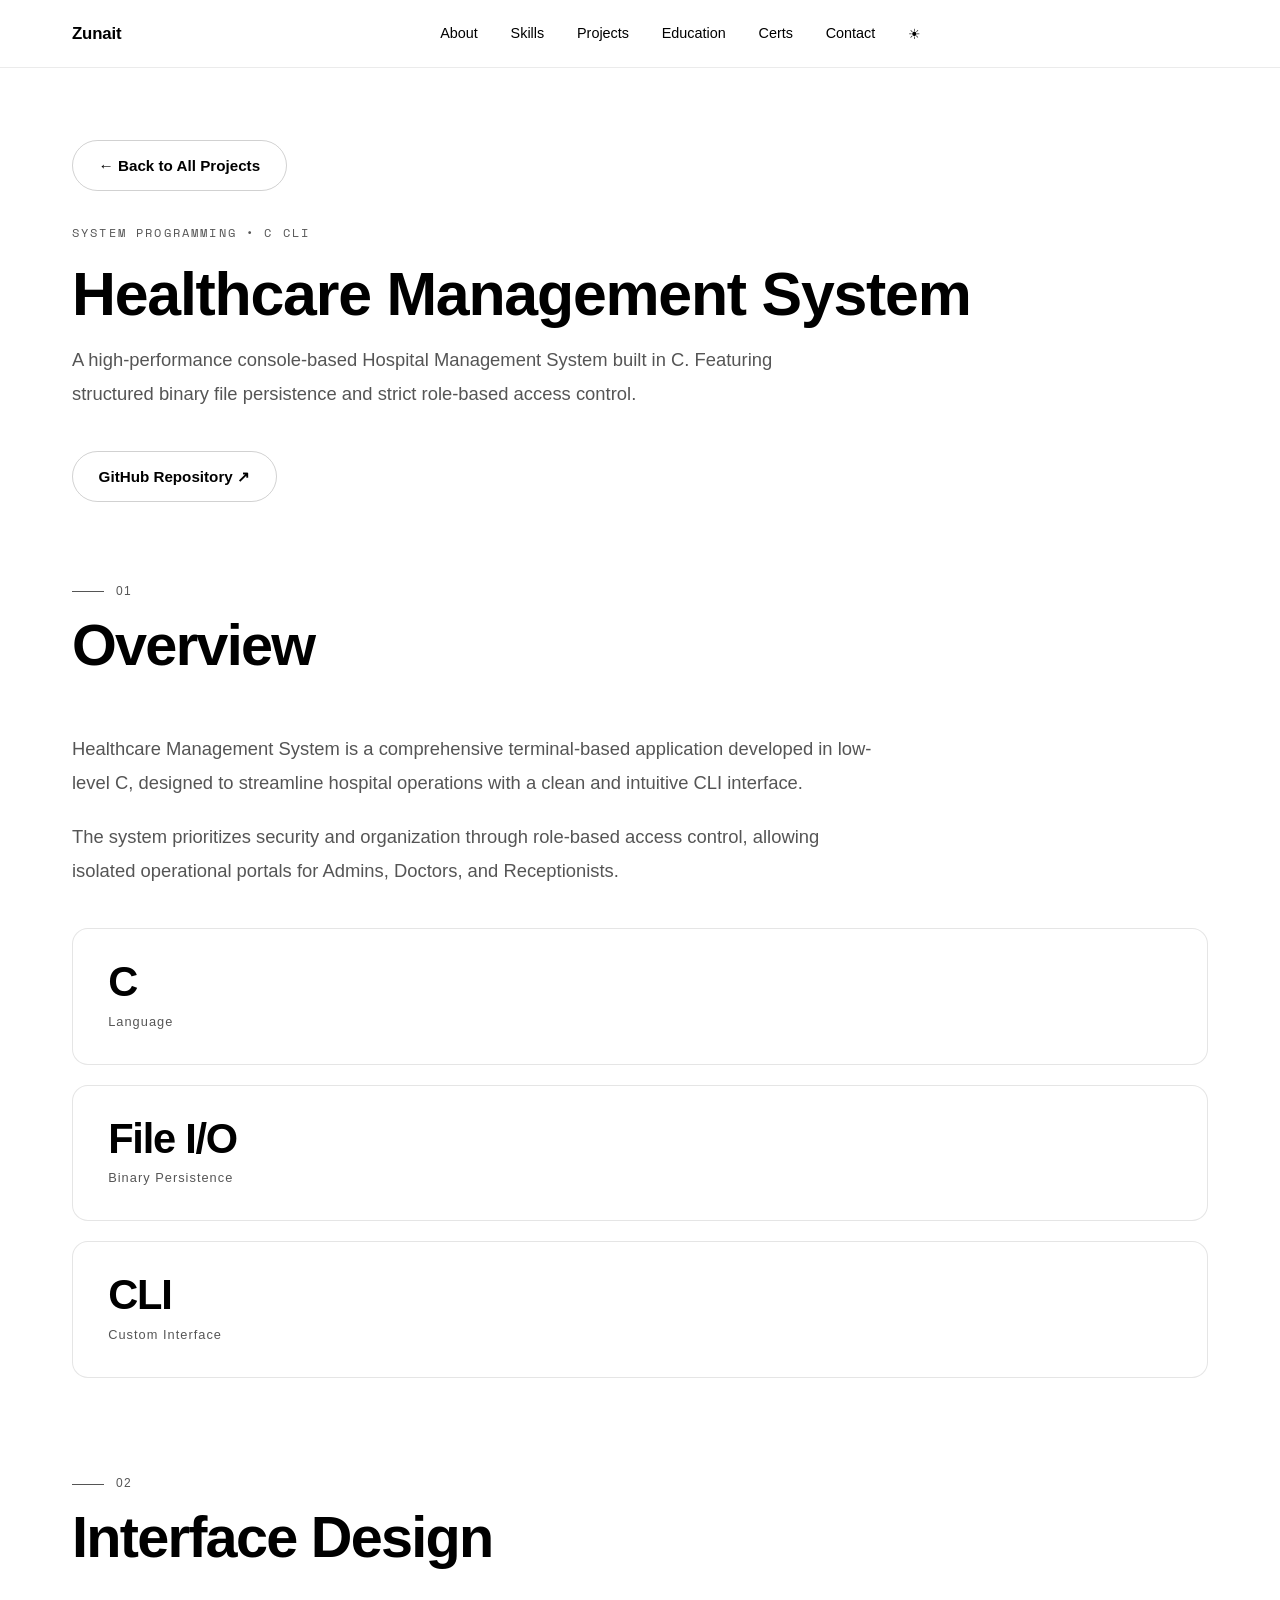
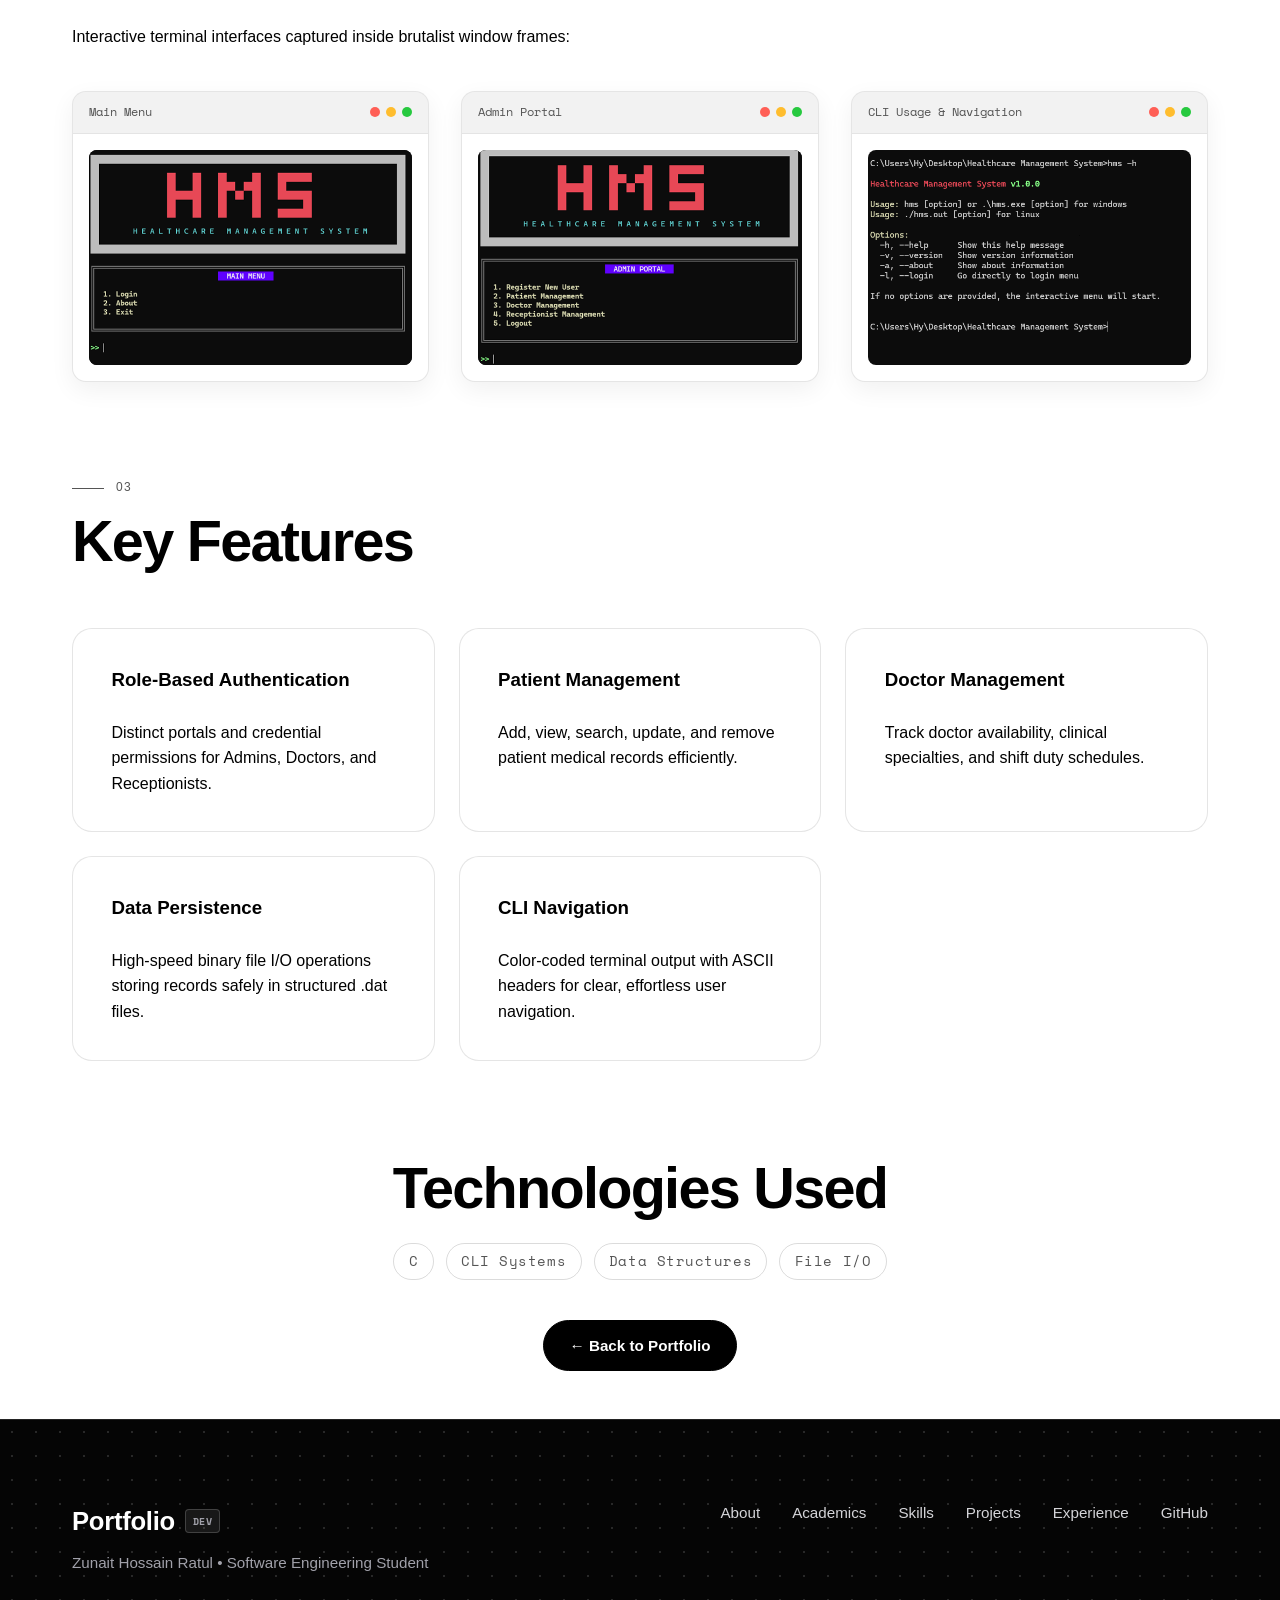
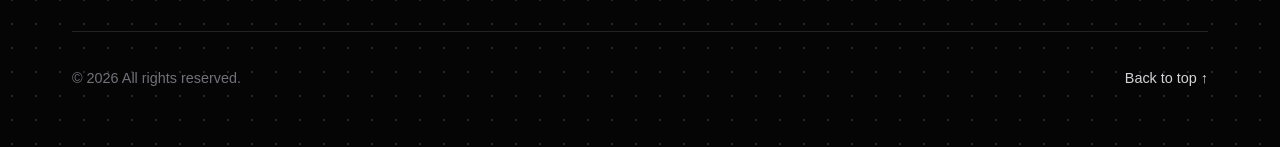
<file: projects/healthcare-management-system.html>
<!DOCTYPE html>
<html lang="en">
<head>
  <meta charset="UTF-8" />
  <meta name="viewport" content="width=device-width, initial-scale=1.0" />
  <meta name="description" content="Healthcare Management System — Case Study by Zunait Hossain Ratul." />
  <title>Healthcare Management System — Zunait Hossain Ratul</title>

  <!-- Favicon -->
  <link rel="icon" type="image/png" href="../assets/favicon.png" />

  <!-- Google Fonts: Inter + Space Mono -->
  <link rel="preconnect" href="https://fonts.googleapis.com" />
  <link rel="preconnect" href="https://fonts.gstatic.com" crossorigin />
  <link
    href="https://fonts.googleapis.com/css2?family=Inter:wght@400;500;600;700;800;900&family=Space+Mono:ital,wght@0,400;0,700;1,400&display=swap"
    rel="stylesheet"
  />

  <!-- Main stylesheet -->
  <link rel="stylesheet" href="../css/style.css" />
</head>
<body>

  <!-- Top progress bar -->
  <div id="scroll-progress" class="top-progress-bar" aria-hidden="true"></div>

  <!-- Navigation (Astro Style) -->
  <nav class="nav" id="navbar">
    <div class="nav-inner">
      <a href="../index.html#projects" class="nav-logo" aria-label="Home">
        <span class="logo-box">Zunait</span>
      </a>

      <button class="nav-toggle" id="navToggle" aria-label="Toggle Navigation Menu">
        MENU
      </button>

      <div class="nav-links" id="navLinks">
        <a href="../index.html#about" class="nav-link">About</a>
        <a href="../index.html#skills" class="nav-link">Skills</a>
        <a href="../index.html#projects" class="nav-link active">Projects</a>
        <a href="../index.html#education" class="nav-link">Education</a>
        <a href="../index.html#certifications" class="nav-link">Certs</a>
        <a href="../index.html#contact" class="nav-link">Contact</a>
        <button id="themeToggleBtn" class="nav-link" aria-label="Toggle Theme">
          THEME: LIGHT
        </button>
      </div>
    </div>
  </nav>

  <main style="padding-top: 100px;">
    <!-- Project Hero Header -->
    <section class="section reveal" style="min-height: auto; padding: 40px 0 2rem 0;">
      <div class="container">
        <a href="../index.html#projects" class="btn btn-secondary" style="margin-bottom: 2rem;">
          &larr; Back to All Projects
        </a>
        <div class="hero-content">
          <p class="hero-label mono">SYSTEM PROGRAMMING &bull; C CLI</p>
          <h1 class="hero-name" style="font-size: clamp(2.2rem, 5vw, 3.8rem); margin-bottom: 1rem;">
            Healthcare Management System
          </h1>
          <p class="hero-desc" style="max-width: 750px;">
            A high-performance console-based Hospital Management System built in C. Featuring structured binary file persistence and strict role-based access control.
          </p>
          <div class="hero-cta" style="margin-top: 1.5rem;">
            <a href="https://github.com/AmiValoHoteChai/Hospital-Management-System" target="_blank" rel="noopener noreferrer" class="btn btn-secondary">
              GitHub Repository &nearr;
            </a>
          </div>
        </div>
      </div>
    </section>

    <!-- Overview & Stats -->
    <section class="section reveal" style="min-height: auto; padding: 3rem 0;">
      <div class="container">
        <div class="section-header">
          <span class="section-num mono">01</span>
          <h2 class="section-title">Overview</h2>
        </div>
        <div class="about-text" style="max-width: 800px; line-height: 1.8;">
          <p style="margin-bottom: 1.25rem;">
            Healthcare Management System is a comprehensive terminal-based application developed in low-level C, designed to streamline hospital operations with a clean and intuitive CLI interface.
          </p>
          <p>
            The system prioritizes security and organization through role-based access control, allowing isolated operational portals for Admins, Doctors, and Receptionists.
          </p>
        </div>

        <div class="stats-grid" style="margin-top: 2.5rem;">
          <div class="stat-card reveal">
            <span class="stat-number">C</span>
            <span class="stat-label mono">Language</span>
          </div>
          <div class="stat-card reveal">
            <span class="stat-number">File I/O</span>
            <span class="stat-label mono">Binary Persistence</span>
          </div>
          <div class="stat-card reveal">
            <span class="stat-number">CLI</span>
            <span class="stat-label mono">Custom Interface</span>
          </div>
        </div>
      </div>
    </section>

    <!-- Interface Design (Terminal Screenshot Windows) -->
    <section class="section reveal" style="min-height: auto; padding: 3rem 0;">
      <div class="container">
        <div class="section-header">
          <span class="section-num mono">02</span>
          <h2 class="section-title">Interface Design</h2>
        </div>
        <p class="about-text" style="margin-bottom: 2.5rem;">
          Interactive terminal interfaces captured inside brutalist window frames:
        </p>

        <div class="skills-grid" style="grid-template-columns: repeat(auto-fit, minmax(320px, 1fr)); gap: 2rem;">
          <!-- Screenshot 1 -->
          <div class="screenshot-card reveal">
            <div class="screenshot-card-header">
              <span>Main Menu</span>
              <div class="screenshot-card-dots">
                <span class="screenshot-card-dot dot-red"></span>
                <span class="screenshot-card-dot dot-yellow"></span>
                <span class="screenshot-card-dot dot-green"></span>
              </div>
            </div>
            <div class="screenshot-card-body">
              <div class="screenshot-card-frame dark">
                <img src="../assets/screenshots/hms/main_menu.png" alt="HMS Main Menu" loading="lazy" />
              </div>
            </div>
          </div>

          <!-- Screenshot 2 -->
          <div class="screenshot-card reveal">
            <div class="screenshot-card-header">
              <span>Admin Portal</span>
              <div class="screenshot-card-dots">
                <span class="screenshot-card-dot dot-red"></span>
                <span class="screenshot-card-dot dot-yellow"></span>
                <span class="screenshot-card-dot dot-green"></span>
              </div>
            </div>
            <div class="screenshot-card-body">
              <div class="screenshot-card-frame dark">
                <img src="../assets/screenshots/hms/admin_portal.png" alt="HMS Admin Portal" loading="lazy" />
              </div>
            </div>
          </div>

          <!-- Screenshot 3 -->
          <div class="screenshot-card reveal">
            <div class="screenshot-card-header">
              <span>CLI Usage &amp; Navigation</span>
              <div class="screenshot-card-dots">
                <span class="screenshot-card-dot dot-red"></span>
                <span class="screenshot-card-dot dot-yellow"></span>
                <span class="screenshot-card-dot dot-green"></span>
              </div>
            </div>
            <div class="screenshot-card-body">
              <div class="screenshot-card-frame dark">
                <img src="../assets/screenshots/hms/cli_usage.png" alt="HMS CLI Usage" loading="lazy" />
              </div>
            </div>
          </div>
        </div>
      </div>
    </section>

    <!-- Key Features -->
    <section class="section reveal" style="min-height: auto; padding: 3rem 0;">
      <div class="container">
        <div class="section-header">
          <span class="section-num mono">03</span>
          <h2 class="section-title">Key Features</h2>
        </div>

        <div class="skills-grid" style="grid-template-columns: repeat(auto-fit, minmax(280px, 1fr)); gap: 1.5rem;">
          <div class="skill-card reveal">
            <h3 class="skill-name">Role-Based Authentication</h3>
            <p class="skill-level" style="margin-top: 0.5rem; line-height: 1.6; text-transform: none;">
              Distinct portals and credential permissions for Admins, Doctors, and Receptionists.
            </p>
          </div>
          <div class="skill-card reveal">
            <h3 class="skill-name">Patient Management</h3>
            <p class="skill-level" style="margin-top: 0.5rem; line-height: 1.6; text-transform: none;">
              Add, view, search, update, and remove patient medical records efficiently.
            </p>
          </div>
          <div class="skill-card reveal">
            <h3 class="skill-name">Doctor Management</h3>
            <p class="skill-level" style="margin-top: 0.5rem; line-height: 1.6; text-transform: none;">
              Track doctor availability, clinical specialties, and shift duty schedules.
            </p>
          </div>
          <div class="skill-card reveal">
            <h3 class="skill-name">Data Persistence</h3>
            <p class="skill-level" style="margin-top: 0.5rem; line-height: 1.6; text-transform: none;">
              High-speed binary file I/O operations storing records safely in structured .dat files.
            </p>
          </div>
          <div class="skill-card reveal">
            <h3 class="skill-name">CLI Navigation</h3>
            <p class="skill-level" style="margin-top: 0.5rem; line-height: 1.6; text-transform: none;">
              Color-coded terminal output with ASCII headers for clear, effortless user navigation.
            </p>
          </div>
        </div>
      </div>
    </section>

    <!-- Tech Stack & Return -->
    <section class="section reveal" style="min-height: auto; padding: 3rem 0; border-bottom: none;">
      <div class="container" style="text-align: center;">
        <h2 class="section-title" style="margin-bottom: 1.5rem;">Technologies Used</h2>
        <div class="project-tags" style="justify-content: center; margin-bottom: 2.5rem; gap: 0.75rem;">
          <span class="tag mono" style="font-size: 0.85rem; padding: 0.4rem 0.9rem;">C</span>
          <span class="tag mono" style="font-size: 0.85rem; padding: 0.4rem 0.9rem;">CLI Systems</span>
          <span class="tag mono" style="font-size: 0.85rem; padding: 0.4rem 0.9rem;">Data Structures</span>
          <span class="tag mono" style="font-size: 0.85rem; padding: 0.4rem 0.9rem;">File I/O</span>
        </div>
        <div class="hero-cta" style="justify-content: center;">
          <a href="../index.html#projects" class="btn btn-primary">&larr; Back to Portfolio</a>
        </div>
      </div>
    </section>
  </main>

  <!-- Footer (Modern Dot-Grid Style) -->
    <!-- FOOTER (Modern Dot-Grid Style) -->
  <footer id="footer" class="modern-footer">
    <div class="container footer-container">
      <div class="footer-top-row">
        <div class="footer-brand-block">
          <div class="footer-brand">
            <span class="footer-title">Portfolio</span>
            <span class="footer-badge">DEV</span>
          </div>
          <p class="footer-subtitle">
            Zunait Hossain Ratul &bull; Software Engineering Student
          </p>
        </div>
        <ul class="footer-nav-links">
          <li><a href="../index.html#about">About</a></li>
          <li><a href="../index.html#education">Academics</a></li>
          <li><a href="../index.html#skills">Skills</a></li>
          <li><a href="../index.html#projects">Projects</a></li>
          <li><a href="../index.html#certifications">Experience</a></li>
          <li><a href="https://github.com/AmiValoHoteChai" target="_blank" rel="noopener noreferrer">GitHub</a></li>
        </ul>
      </div>
      <div class="footer-divider"></div>
      <div class="footer-bottom-row">
        <p class="footer-copy">
          &copy; <span id="footer-year">2026</span> All rights reserved.
        </p>
        <a href="#" class="footer-back-to-top">Back to top &uarr;</a>
      </div>
    </div>
  </footer>

  <script src="../js/main.js"></script>
</body>
</html>
</file>
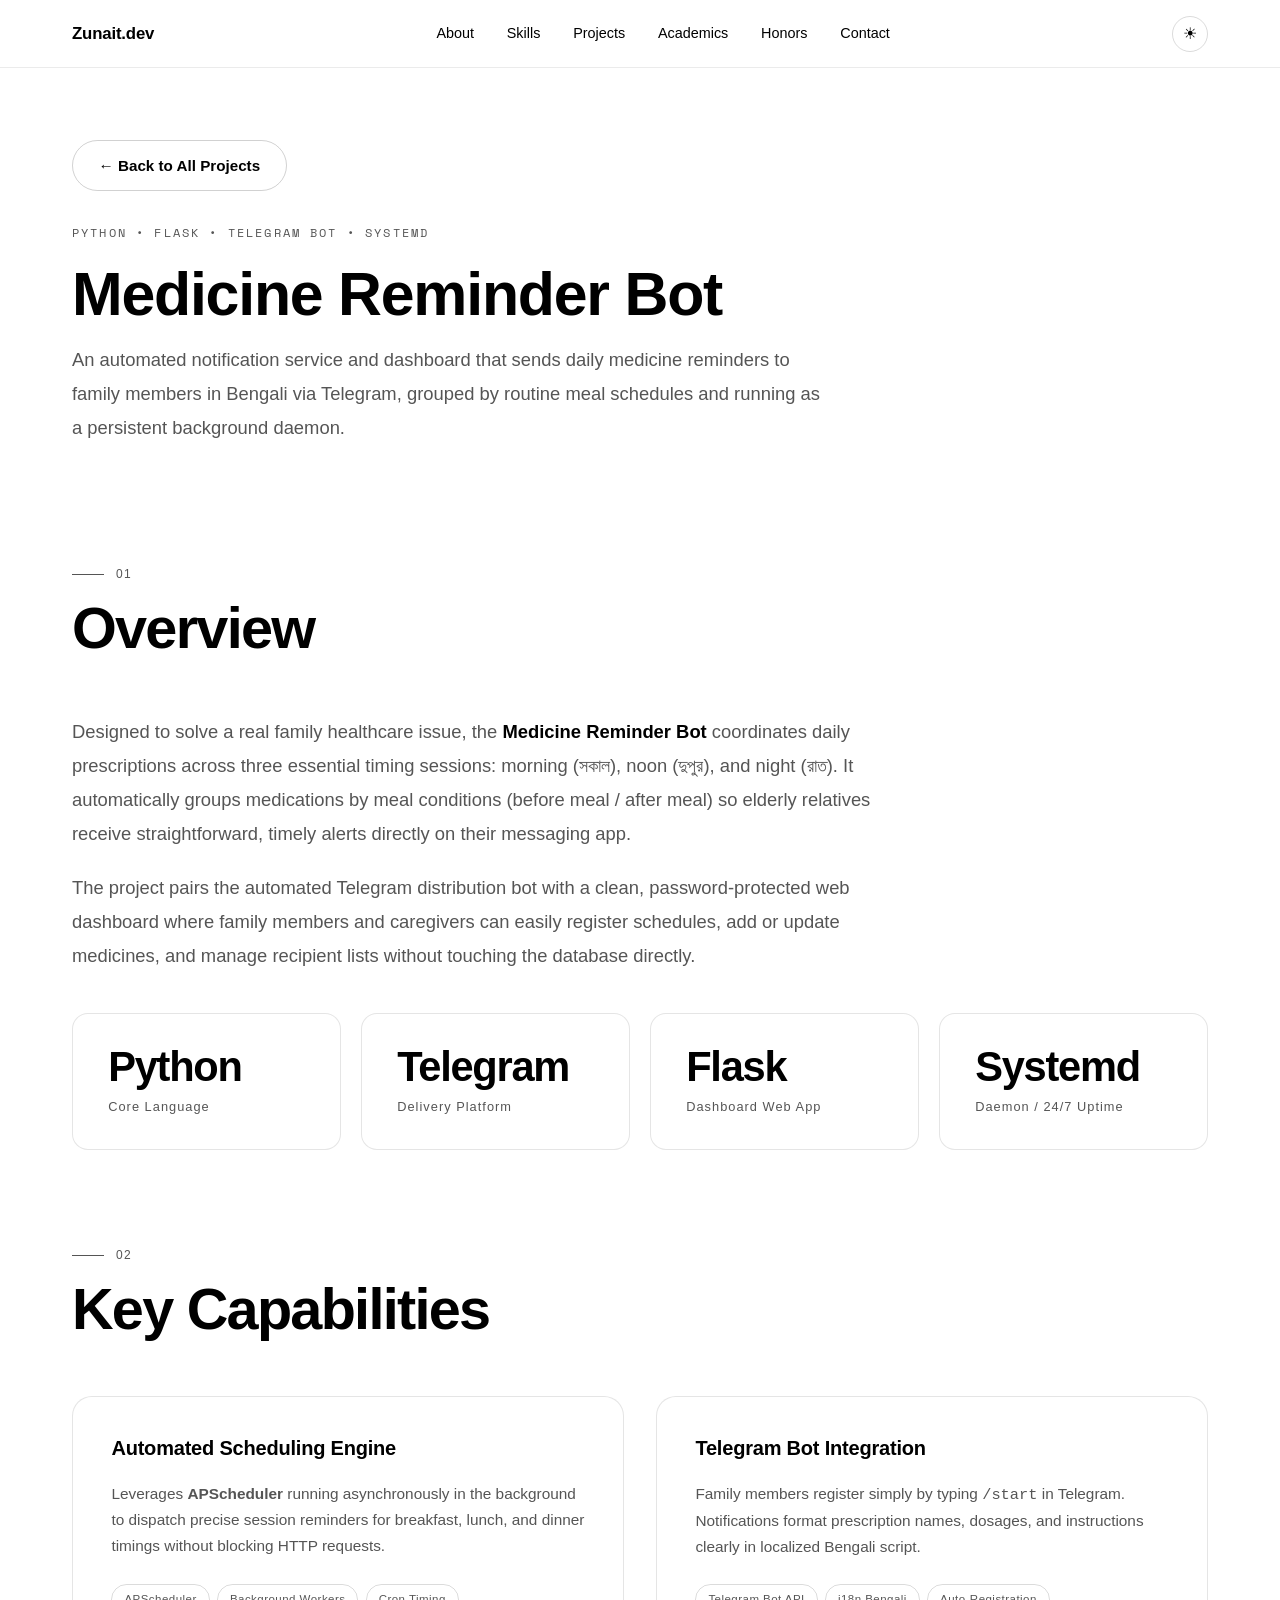
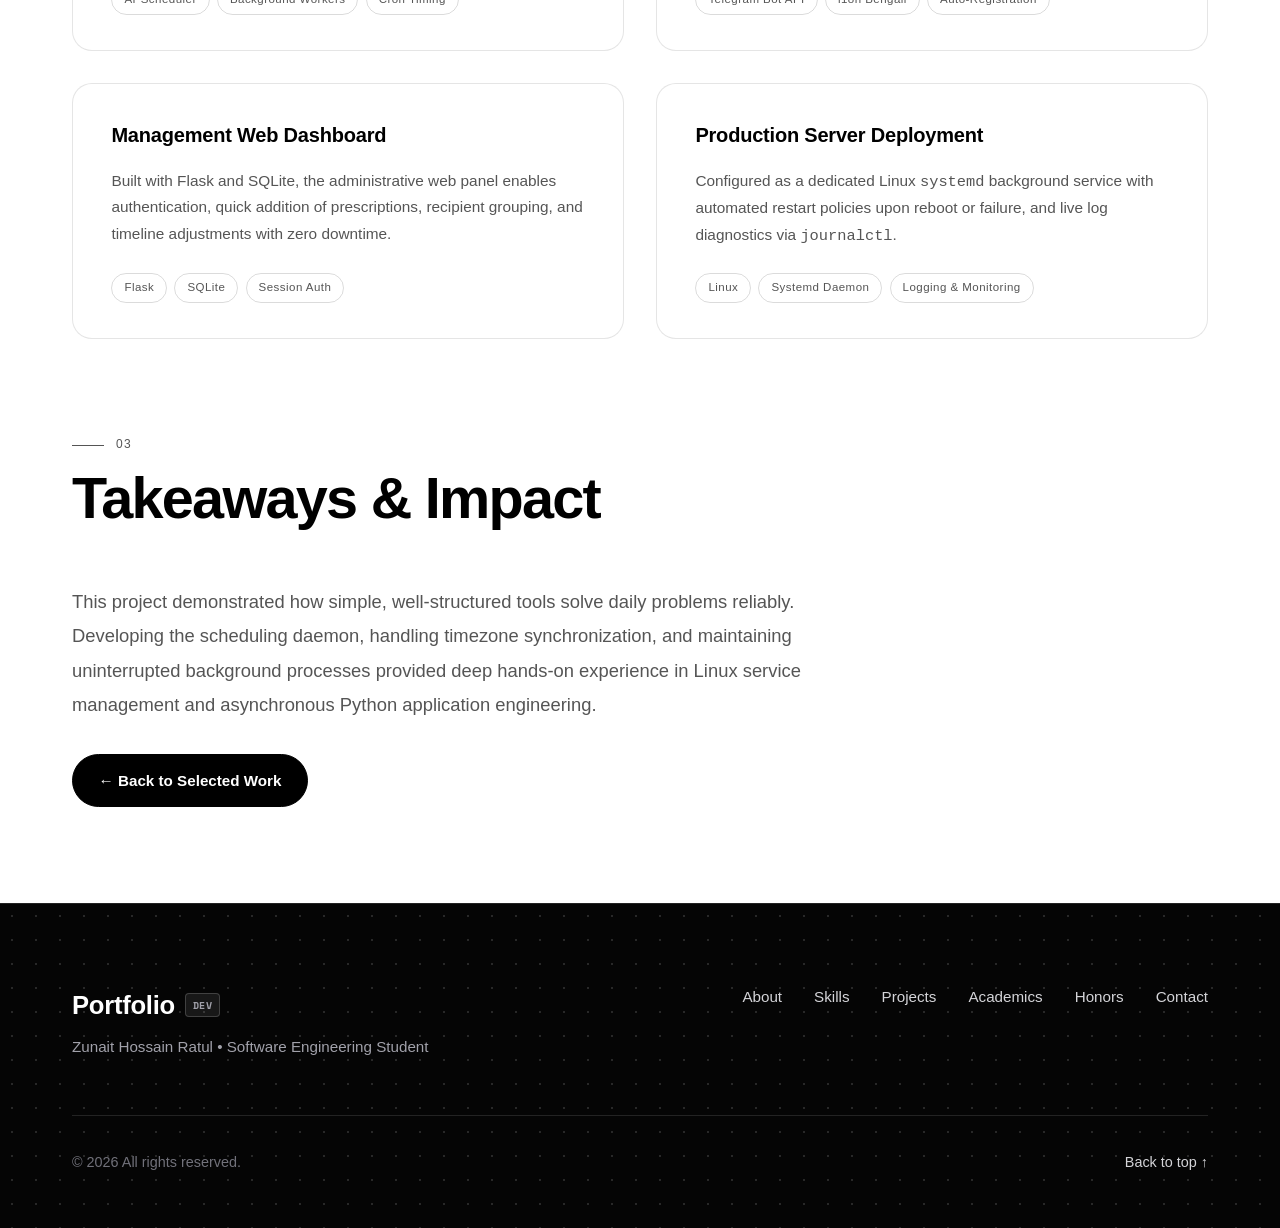
<file: projects/medicine-bot.html>
<!DOCTYPE html>
<html lang="en">
<head>
  <meta charset="UTF-8" />
  <meta name="viewport" content="width=device-width, initial-scale=1.0" />
  <meta name="description" content="Medicine Reminder Bot — Case Study by Zunait Hossain Ratul." />
  <title>Medicine Reminder Bot — Zunait Hossain Ratul</title>

  <!-- Favicon -->
  <link rel="icon" type="image/jpg" href="../assets/favicon.jpg" />

  <!-- Google Fonts: Inter + Space Mono -->
  <link rel="preconnect" href="https://fonts.googleapis.com" />
  <link rel="preconnect" href="https://fonts.gstatic.com" />
  <link
    href="https://fonts.googleapis.com/css2?family=Inter:wght@400;500;600;700;800;900&family=Space+Mono:ital,wght@0,400;0,700;1,400&display=swap"
    rel="stylesheet"
  />

  <!-- Main stylesheet -->
  <link rel="stylesheet" href="../css/style.css" />
</head>
<body>

  <!-- Navigation (Modern Clean Style) -->
  <nav class="nav" id="navbar">
    <div class="nav-inner">
      <a href="../index.html#projects" class="nav-logo" aria-label="Home">
        <span class="logo-box">Zunait.dev</span>
      </a>

      <button class="nav-toggle" id="navToggle" aria-label="Toggle Navigation Menu">
        <span></span><span></span><span></span>
      </button>

      <div class="nav-links" id="navLinks">
        <a href="../index.html#about" class="nav-link">About</a>
        <a href="../index.html#skills" class="nav-link">Skills</a>
        <a href="../index.html#projects" class="nav-link active">Projects</a>
        <a href="../index.html#education" class="nav-link">Academics</a>
        <a href="../index.html#certifications" class="nav-link">Honors</a>
        <a href="../index.html#contact" class="nav-link">Contact</a>
      </div>

      <button id="themeToggleBtn" class="nav-theme-btn" aria-label="Toggle Theme">
        <span class="theme-icon">☀</span>
      </button>
    </div>
  </nav>

  <main style="padding-top: calc(var(--navbar-h) + 2rem);">
    <!-- Project Hero Header -->
    <section class="section reveal" style="min-height: auto; padding: 40px 0 2rem 0;">
      <div class="container">
        <a href="../index.html#projects" class="btn btn-secondary" style="margin-bottom: 2rem;">
          &larr; Back to All Projects
        </a>
        <div class="hero-content">
          <p class="hero-label mono">PYTHON &bull; FLASK &bull; TELEGRAM BOT &bull; SYSTEMD</p>
          <h1 class="hero-name" style="font-size: clamp(2.2rem, 5vw, 3.8rem); margin-bottom: 1rem;">
            Medicine Reminder Bot
          </h1>
          <p class="hero-desc" style="max-width: 750px;">
            An automated notification service and dashboard that sends daily medicine reminders to family members in Bengali via Telegram, grouped by routine meal schedules and running as a persistent background daemon.
          </p>
        </div>
      </div>
    </section>

    <!-- Overview & Stats -->
    <section class="section reveal" style="min-height: auto; padding: 3rem 0;">
      <div class="container">
        <div class="section-header">
          <span class="section-num">01</span>
          <h2 class="section-title">Overview</h2>
        </div>
        <div class="about-text" style="max-width: 800px; line-height: 1.8;">
          <p style="margin-bottom: 1.25rem;">
            Designed to solve a real family healthcare issue, the <strong>Medicine Reminder Bot</strong> coordinates daily prescriptions across three essential timing sessions: morning (সকাল), noon (দুপুর), and night (রাত). It automatically groups medications by meal conditions (before meal / after meal) so elderly relatives receive straightforward, timely alerts directly on their messaging app.
          </p>
          <p>
            The project pairs the automated Telegram distribution bot with a clean, password-protected web dashboard where family members and caregivers can easily register schedules, add or update medicines, and manage recipient lists without touching the database directly.
          </p>
        </div>

        <div class="stats-grid" style="margin-top: 2.5rem; grid-template-columns: repeat(auto-fit, minmax(200px, 1fr));">
          <div class="stat-card reveal">
            <span class="stat-number">Python</span>
            <span class="stat-label mono">Core Language</span>
          </div>
          <div class="stat-card reveal">
            <span class="stat-number">Telegram</span>
            <span class="stat-label mono">Delivery Platform</span>
          </div>
          <div class="stat-card reveal">
            <span class="stat-number">Flask</span>
            <span class="stat-label mono">Dashboard Web App</span>
          </div>
          <div class="stat-card reveal">
            <span class="stat-number">Systemd</span>
            <span class="stat-label mono">Daemon / 24/7 Uptime</span>
          </div>
        </div>
      </div>
    </section>

    <!-- Key Features & Architecture -->
    <section class="section reveal" style="min-height: auto; padding: 3rem 0;">
      <div class="container">
        <div class="section-header">
          <span class="section-num">02</span>
          <h2 class="section-title">Key Capabilities</h2>
        </div>
        <div class="skills-grid" style="grid-template-columns: 1fr 1fr; gap: 2rem;">
          <div class="skill-card reveal">
            <h3 class="skill-card-title">Automated Scheduling Engine</h3>
            <p class="skill-card-desc">
              Leverages <strong>APScheduler</strong> running asynchronously in the background to dispatch precise session reminders for breakfast, lunch, and dinner timings without blocking HTTP requests.
            </p>
            <div class="skill-card-tags">
              <span class="tag">APScheduler</span>
              <span class="tag">Background Workers</span>
              <span class="tag">Cron Timing</span>
            </div>
          </div>

          <div class="skill-card reveal">
            <h3 class="skill-card-title">Telegram Bot Integration</h3>
            <p class="skill-card-desc">
              Family members register simply by typing <code>/start</code> in Telegram. Notifications format prescription names, dosages, and instructions clearly in localized Bengali script.
            </p>
            <div class="skill-card-tags">
              <span class="tag">Telegram Bot API</span>
              <span class="tag">i18n Bengali</span>
              <span class="tag">Auto-Registration</span>
            </div>
          </div>

          <div class="skill-card reveal">
            <h3 class="skill-card-title">Management Web Dashboard</h3>
            <p class="skill-card-desc">
              Built with Flask and SQLite, the administrative web panel enables authentication, quick addition of prescriptions, recipient grouping, and timeline adjustments with zero downtime.
            </p>
            <div class="skill-card-tags">
              <span class="tag">Flask</span>
              <span class="tag">SQLite</span>
              <span class="tag">Session Auth</span>
            </div>
          </div>

          <div class="skill-card reveal">
            <h3 class="skill-card-title">Production Server Deployment</h3>
            <p class="skill-card-desc">
              Configured as a dedicated Linux <code>systemd</code> background service with automated restart policies upon reboot or failure, and live log diagnostics via <code>journalctl</code>.
            </p>
            <div class="skill-card-tags">
              <span class="tag">Linux</span>
              <span class="tag">Systemd Daemon</span>
              <span class="tag">Logging &amp; Monitoring</span>
            </div>
          </div>
        </div>
      </div>
    </section>

    <!-- Project Reflection -->
    <section class="section reveal" style="min-height: auto; padding: 3rem 0 6rem 0;">
      <div class="container">
        <div class="section-header">
          <span class="section-num">03</span>
          <h2 class="section-title">Takeaways &amp; Impact</h2>
        </div>
        <div class="about-text" style="max-width: 800px; line-height: 1.8;">
          <p>
            This project demonstrated how simple, well-structured tools solve daily problems reliably. Developing the scheduling daemon, handling timezone synchronization, and maintaining uninterrupted background processes provided deep hands-on experience in Linux service management and asynchronous Python application engineering.
          </p>
          <div style="margin-top: 2rem;">
            <a href="../index.html#projects" class="btn btn-primary">&larr; Back to Selected Work</a>
          </div>
        </div>
      </div>
    </section>
  </main>

  <!-- Modern Footer -->
  <footer id="footer" class="modern-footer">
    <div class="container footer-container">
      <div class="footer-top-row">
        <div class="footer-brand-block">
          <div class="footer-brand">
            <span class="footer-title">Portfolio</span>
            <span class="footer-badge">DEV</span>
          </div>
          <p class="footer-subtitle">
            Zunait Hossain Ratul &bull; Software Engineering Student
          </p>
        </div>
        <ul class="footer-nav-links">
          <li><a href="../index.html#about">About</a></li>
          <li><a href="../index.html#skills">Skills</a></li>
          <li><a href="../index.html#projects">Projects</a></li>
          <li><a href="../index.html#education">Academics</a></li>
          <li><a href="../index.html#certifications">Honors</a></li>
          <li><a href="../index.html#contact">Contact</a></li>
        </ul>
      </div>
      <div class="footer-divider"></div>
      <div class="footer-bottom-row">
        <p class="footer-copy">&copy; 2026 All rights reserved.</p>
        <a href="#navbar" class="footer-back-to-top">Back to top &uarr;</a>
      </div>
    </div>
  </footer>

  <script src="../js/main.js"></script>
</body>
</html>
</file>
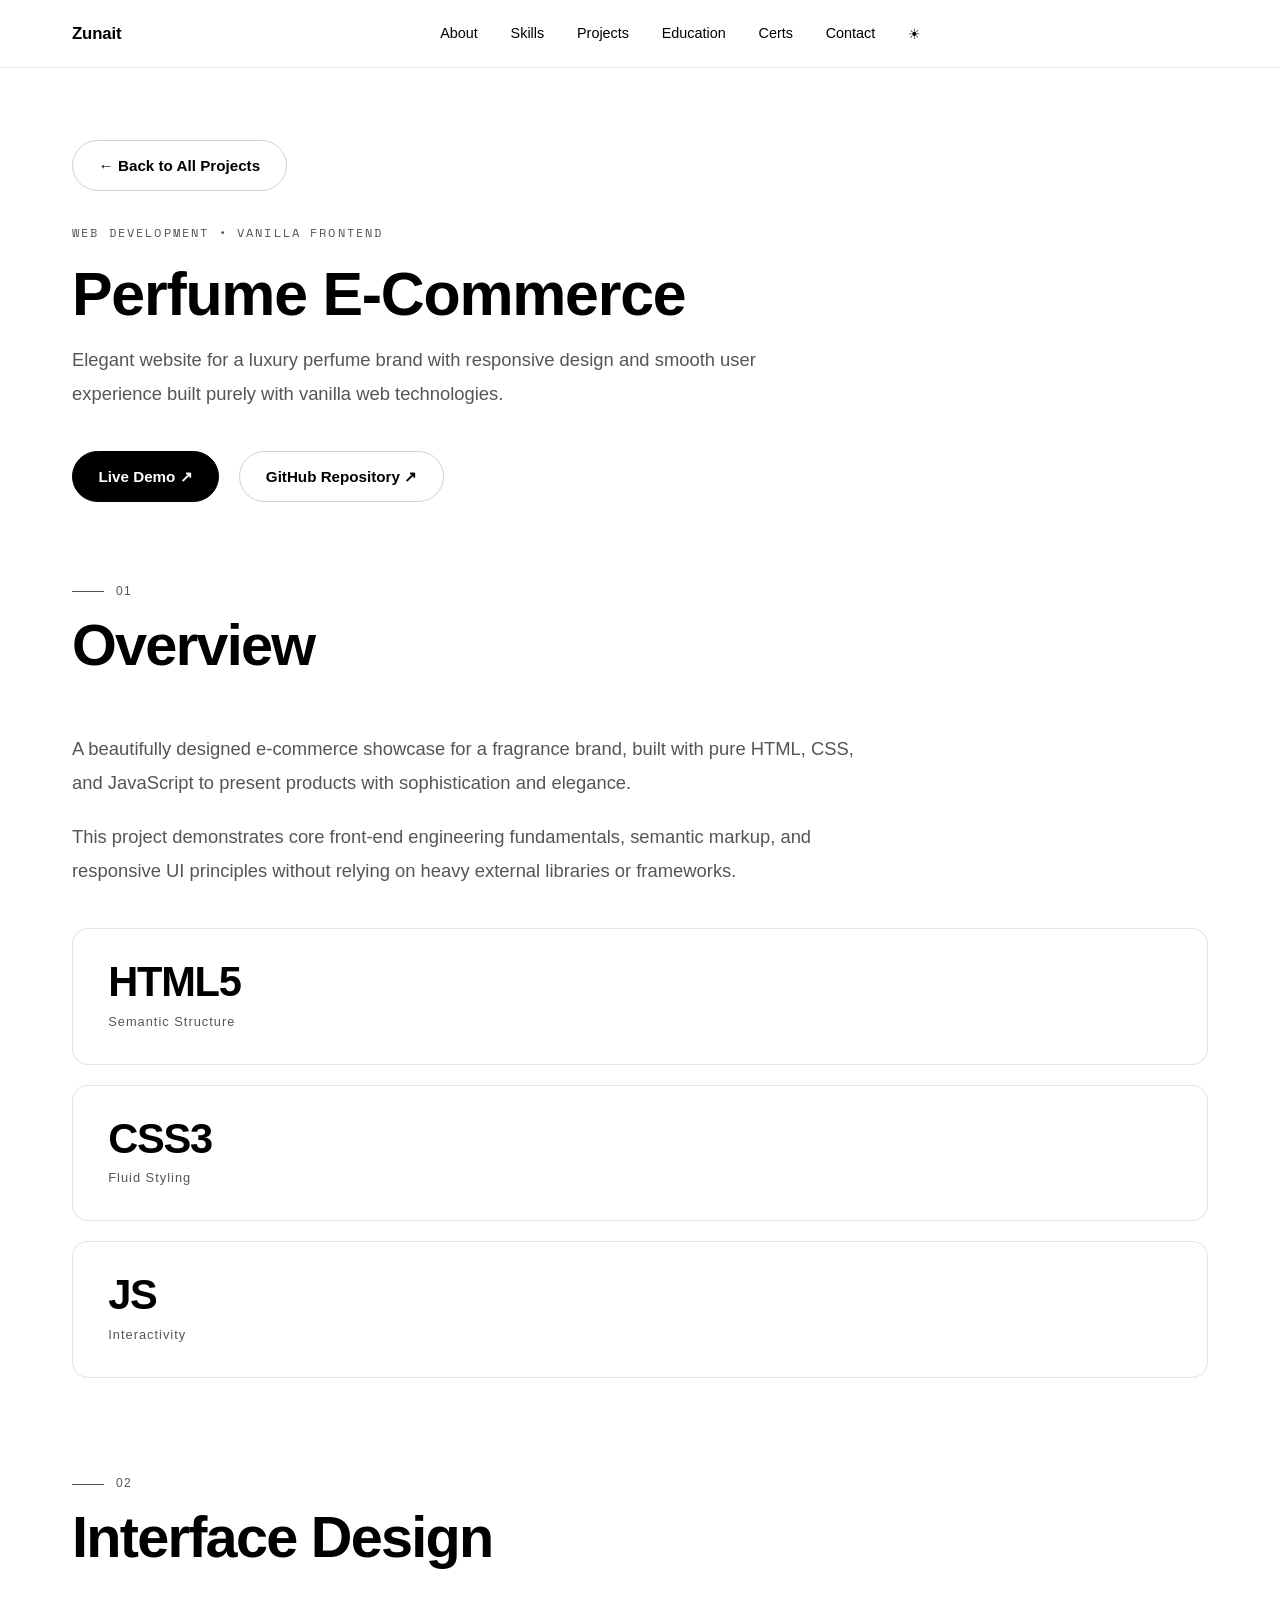
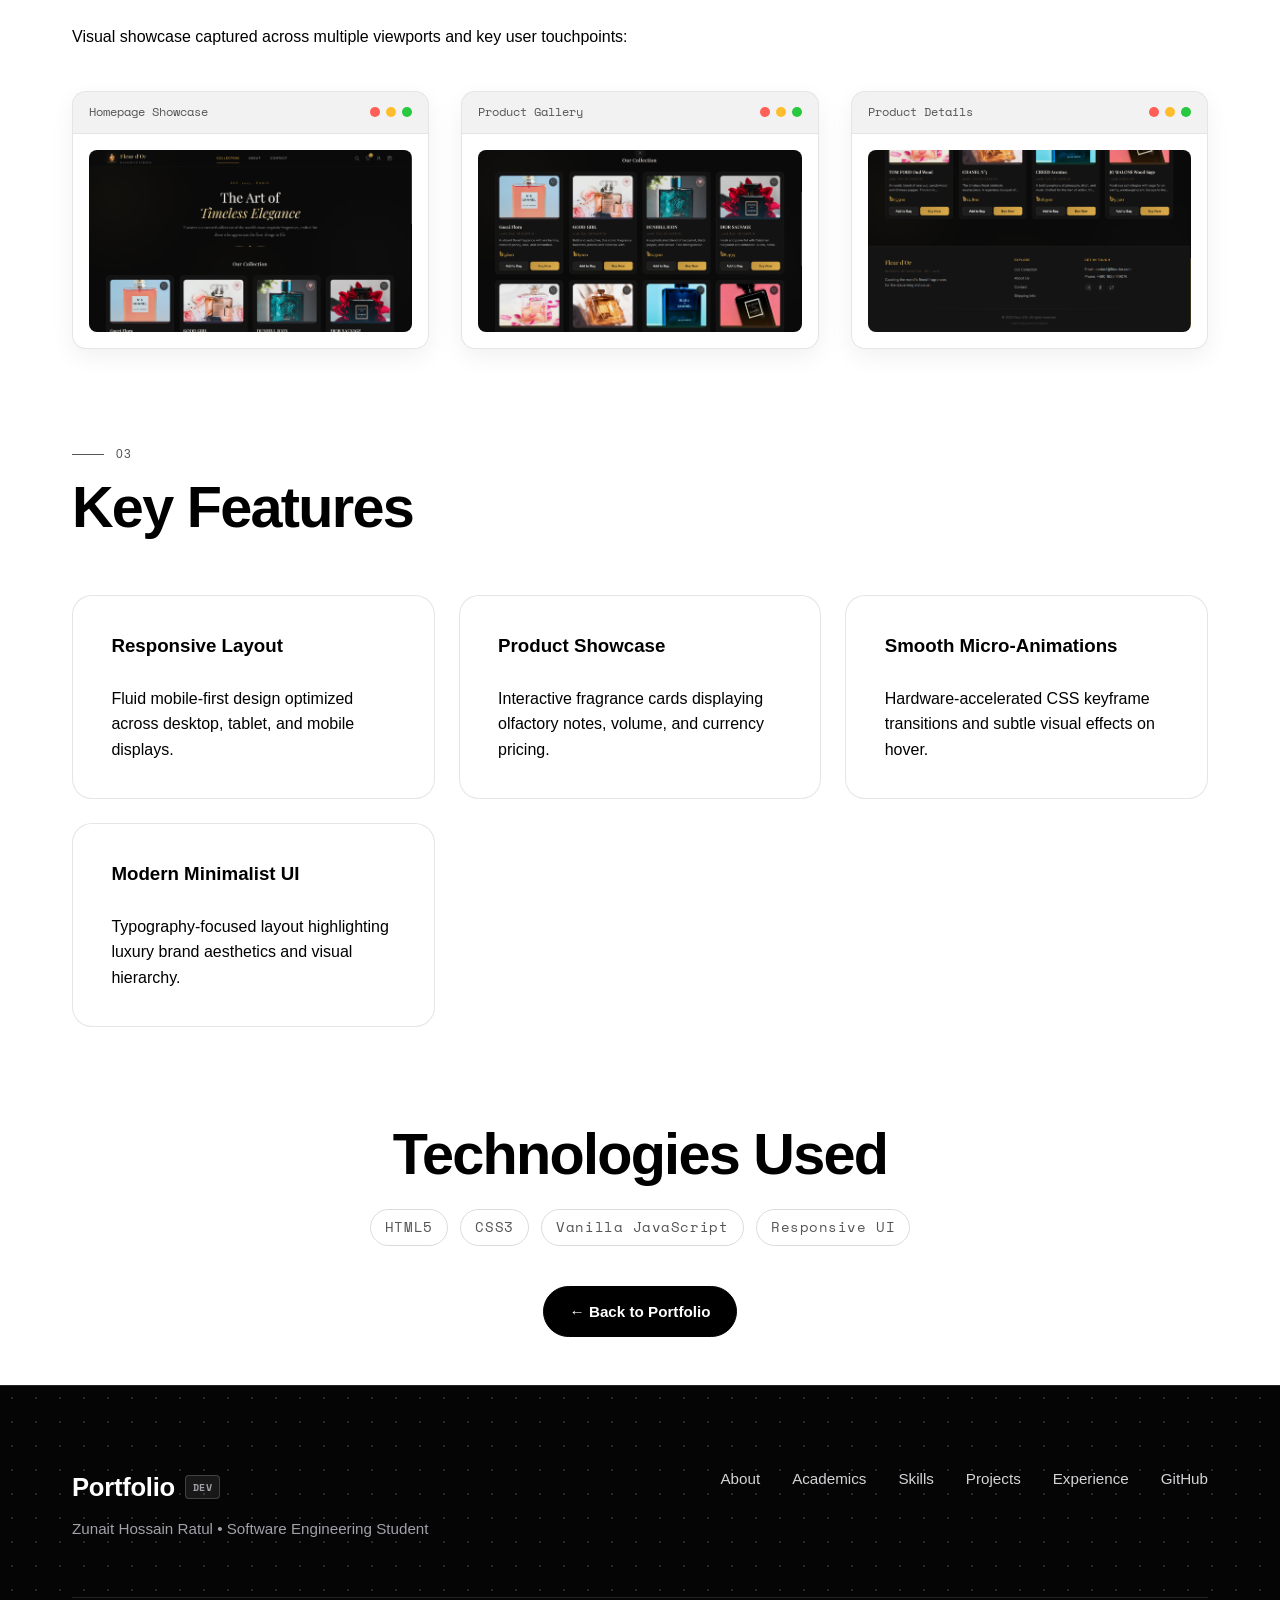
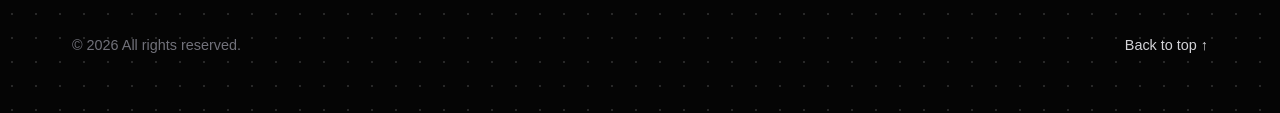
<file: projects/perfume-ecommerce.html>
<!DOCTYPE html>
<html lang="en">
<head>
  <meta charset="UTF-8" />
  <meta name="viewport" content="width=device-width, initial-scale=1.0" />
  <meta name="description" content="Perfume E-Commerce — Case Study by Zunait Hossain Ratul." />
  <title>Perfume E-Commerce — Zunait Hossain Ratul</title>

  <!-- Favicon -->
  <link rel="icon" type="image/png" href="../assets/favicon.png" />

  <!-- Google Fonts: Inter + Space Mono -->
  <link rel="preconnect" href="https://fonts.googleapis.com" />
  <link rel="preconnect" href="https://fonts.gstatic.com" crossorigin />
  <link
    href="https://fonts.googleapis.com/css2?family=Inter:wght@400;500;600;700;800;900&family=Space+Mono:ital,wght@0,400;0,700;1,400&display=swap"
    rel="stylesheet"
  />

  <!-- Main stylesheet -->
  <link rel="stylesheet" href="../css/style.css" />
</head>
<body>

  <!-- Top progress bar -->
  <div id="scroll-progress" class="top-progress-bar" aria-hidden="true"></div>

  <!-- Navigation (Astro Style) -->
  <nav class="nav" id="navbar">
    <div class="nav-inner">
      <a href="../index.html#projects" class="nav-logo" aria-label="Home">
        <span class="logo-box">Zunait</span>
      </a>

      <button class="nav-toggle" id="navToggle" aria-label="Toggle Navigation Menu">
        MENU
      </button>

      <div class="nav-links" id="navLinks">
        <a href="../index.html#about" class="nav-link">About</a>
        <a href="../index.html#skills" class="nav-link">Skills</a>
        <a href="../index.html#projects" class="nav-link active">Projects</a>
        <a href="../index.html#education" class="nav-link">Education</a>
        <a href="../index.html#certifications" class="nav-link">Certs</a>
        <a href="../index.html#contact" class="nav-link">Contact</a>
        <button id="themeToggleBtn" class="nav-link" aria-label="Toggle Theme">
          THEME: LIGHT
        </button>
      </div>
    </div>
  </nav>

  <main style="padding-top: 100px;">
    <!-- Project Hero Header -->
    <section class="section reveal" style="min-height: auto; padding: 40px 0 2rem 0;">
      <div class="container">
        <a href="../index.html#projects" class="btn btn-secondary" style="margin-bottom: 2rem;">
          &larr; Back to All Projects
        </a>
        <div class="hero-content">
          <p class="hero-label mono">WEB DEVELOPMENT &bull; VANILLA FRONTEND</p>
          <h1 class="hero-name" style="font-size: clamp(2.2rem, 5vw, 3.8rem); margin-bottom: 1rem;">
            Perfume E-Commerce
          </h1>
          <p class="hero-desc" style="max-width: 750px;">
            Elegant website for a luxury perfume brand with responsive design and smooth user experience built purely with vanilla web technologies.
          </p>
          <div class="hero-cta" style="margin-top: 1.5rem;">
            <a href="https://amivalohotechai.github.io/Perfume-Project/" target="_blank" rel="noopener noreferrer" class="btn btn-primary">
              Live Demo &nearr;
            </a>
            <a href="https://github.com/AmiValoHoteChai/Perfume-Project" target="_blank" rel="noopener noreferrer" class="btn btn-secondary">
              GitHub Repository &nearr;
            </a>
          </div>
        </div>
      </div>
    </section>

    <!-- Overview & Stats -->
    <section class="section reveal" style="min-height: auto; padding: 3rem 0;">
      <div class="container">
        <div class="section-header">
          <span class="section-num mono">01</span>
          <h2 class="section-title">Overview</h2>
        </div>
        <div class="about-text" style="max-width: 800px; line-height: 1.8;">
          <p style="margin-bottom: 1.25rem;">
            A beautifully designed e-commerce showcase for a fragrance brand, built with pure HTML, CSS, and JavaScript to present products with sophistication and elegance.
          </p>
          <p>
            This project demonstrates core front-end engineering fundamentals, semantic markup, and responsive UI principles without relying on heavy external libraries or frameworks.
          </p>
        </div>

        <div class="stats-grid" style="margin-top: 2.5rem;">
          <div class="stat-card reveal">
            <span class="stat-number">HTML5</span>
            <span class="stat-label mono">Semantic Structure</span>
          </div>
          <div class="stat-card reveal">
            <span class="stat-number">CSS3</span>
            <span class="stat-label mono">Fluid Styling</span>
          </div>
          <div class="stat-card reveal">
            <span class="stat-number">JS</span>
            <span class="stat-label mono">Interactivity</span>
          </div>
        </div>
      </div>
    </section>

    <!-- Interface Design (Screenshot Windows) -->
    <section class="section reveal" style="min-height: auto; padding: 3rem 0;">
      <div class="container">
        <div class="section-header">
          <span class="section-num mono">02</span>
          <h2 class="section-title">Interface Design</h2>
        </div>
        <p class="about-text" style="margin-bottom: 2.5rem;">
          Visual showcase captured across multiple viewports and key user touchpoints:
        </p>

        <div class="skills-grid" style="grid-template-columns: repeat(auto-fit, minmax(320px, 1fr)); gap: 2rem;">
          <!-- Screenshot 1 -->
          <div class="screenshot-card reveal">
            <div class="screenshot-card-header">
              <span>Homepage Showcase</span>
              <div class="screenshot-card-dots">
                <span class="screenshot-card-dot dot-red"></span>
                <span class="screenshot-card-dot dot-yellow"></span>
                <span class="screenshot-card-dot dot-green"></span>
              </div>
            </div>
            <div class="screenshot-card-body">
              <div class="screenshot-card-frame light">
                <img src="../assets/screenshots/perfume/Screenshot 2026-01-04 003142.png" alt="Perfume Homepage" loading="lazy" />
              </div>
            </div>
          </div>

          <!-- Screenshot 2 -->
          <div class="screenshot-card reveal">
            <div class="screenshot-card-header">
              <span>Product Gallery</span>
              <div class="screenshot-card-dots">
                <span class="screenshot-card-dot dot-red"></span>
                <span class="screenshot-card-dot dot-yellow"></span>
                <span class="screenshot-card-dot dot-green"></span>
              </div>
            </div>
            <div class="screenshot-card-body">
              <div class="screenshot-card-frame light">
                <img src="../assets/screenshots/perfume/Screenshot 2026-01-04 003154.png" alt="Perfume Product Gallery" loading="lazy" />
              </div>
            </div>
          </div>

          <!-- Screenshot 3 -->
          <div class="screenshot-card reveal">
            <div class="screenshot-card-header">
              <span>Product Details</span>
              <div class="screenshot-card-dots">
                <span class="screenshot-card-dot dot-red"></span>
                <span class="screenshot-card-dot dot-yellow"></span>
                <span class="screenshot-card-dot dot-green"></span>
              </div>
            </div>
            <div class="screenshot-card-body">
              <div class="screenshot-card-frame light">
                <img src="../assets/screenshots/perfume/Screenshot 2026-01-04 003202.png" alt="Perfume Product Details" loading="lazy" />
              </div>
            </div>
          </div>
        </div>
      </div>
    </section>

    <!-- Key Features -->
    <section class="section reveal" style="min-height: auto; padding: 3rem 0;">
      <div class="container">
        <div class="section-header">
          <span class="section-num mono">03</span>
          <h2 class="section-title">Key Features</h2>
        </div>

        <div class="skills-grid" style="grid-template-columns: repeat(auto-fit, minmax(280px, 1fr)); gap: 1.5rem;">
          <div class="skill-card reveal">
            <h3 class="skill-name">Responsive Layout</h3>
            <p class="skill-level" style="margin-top: 0.5rem; line-height: 1.6; text-transform: none;">
              Fluid mobile-first design optimized across desktop, tablet, and mobile displays.
            </p>
          </div>
          <div class="skill-card reveal">
            <h3 class="skill-name">Product Showcase</h3>
            <p class="skill-level" style="margin-top: 0.5rem; line-height: 1.6; text-transform: none;">
              Interactive fragrance cards displaying olfactory notes, volume, and currency pricing.
            </p>
          </div>
          <div class="skill-card reveal">
            <h3 class="skill-name">Smooth Micro-Animations</h3>
            <p class="skill-level" style="margin-top: 0.5rem; line-height: 1.6; text-transform: none;">
              Hardware-accelerated CSS keyframe transitions and subtle visual effects on hover.
            </p>
          </div>
          <div class="skill-card reveal">
            <h3 class="skill-name">Modern Minimalist UI</h3>
            <p class="skill-level" style="margin-top: 0.5rem; line-height: 1.6; text-transform: none;">
              Typography-focused layout highlighting luxury brand aesthetics and visual hierarchy.
            </p>
          </div>
        </div>
      </div>
    </section>

    <!-- Tech Stack & Return -->
    <section class="section reveal" style="min-height: auto; padding: 3rem 0; border-bottom: none;">
      <div class="container" style="text-align: center;">
        <h2 class="section-title" style="margin-bottom: 1.5rem;">Technologies Used</h2>
        <div class="project-tags" style="justify-content: center; margin-bottom: 2.5rem; gap: 0.75rem;">
          <span class="tag mono" style="font-size: 0.85rem; padding: 0.4rem 0.9rem;">HTML5</span>
          <span class="tag mono" style="font-size: 0.85rem; padding: 0.4rem 0.9rem;">CSS3</span>
          <span class="tag mono" style="font-size: 0.85rem; padding: 0.4rem 0.9rem;">Vanilla JavaScript</span>
          <span class="tag mono" style="font-size: 0.85rem; padding: 0.4rem 0.9rem;">Responsive UI</span>
        </div>
        <div class="hero-cta" style="justify-content: center;">
          <a href="../index.html#projects" class="btn btn-primary">&larr; Back to Portfolio</a>
        </div>
      </div>
    </section>
  </main>

  <!-- Footer (Modern Dot-Grid Style) -->
    <!-- FOOTER (Modern Dot-Grid Style) -->
  <footer id="footer" class="modern-footer">
    <div class="container footer-container">
      <div class="footer-top-row">
        <div class="footer-brand-block">
          <div class="footer-brand">
            <span class="footer-title">Portfolio</span>
            <span class="footer-badge">DEV</span>
          </div>
          <p class="footer-subtitle">
            Zunait Hossain Ratul &bull; Software Engineering Student
          </p>
        </div>
        <ul class="footer-nav-links">
          <li><a href="../index.html#about">About</a></li>
          <li><a href="../index.html#education">Academics</a></li>
          <li><a href="../index.html#skills">Skills</a></li>
          <li><a href="../index.html#projects">Projects</a></li>
          <li><a href="../index.html#certifications">Experience</a></li>
          <li><a href="https://github.com/AmiValoHoteChai" target="_blank" rel="noopener noreferrer">GitHub</a></li>
        </ul>
      </div>
      <div class="footer-divider"></div>
      <div class="footer-bottom-row">
        <p class="footer-copy">
          &copy; <span id="footer-year">2026</span> All rights reserved.
        </p>
        <a href="#" class="footer-back-to-top">Back to top &uarr;</a>
      </div>
    </div>
  </footer>

  <script src="../js/main.js"></script>
</body>
</html>
</file>
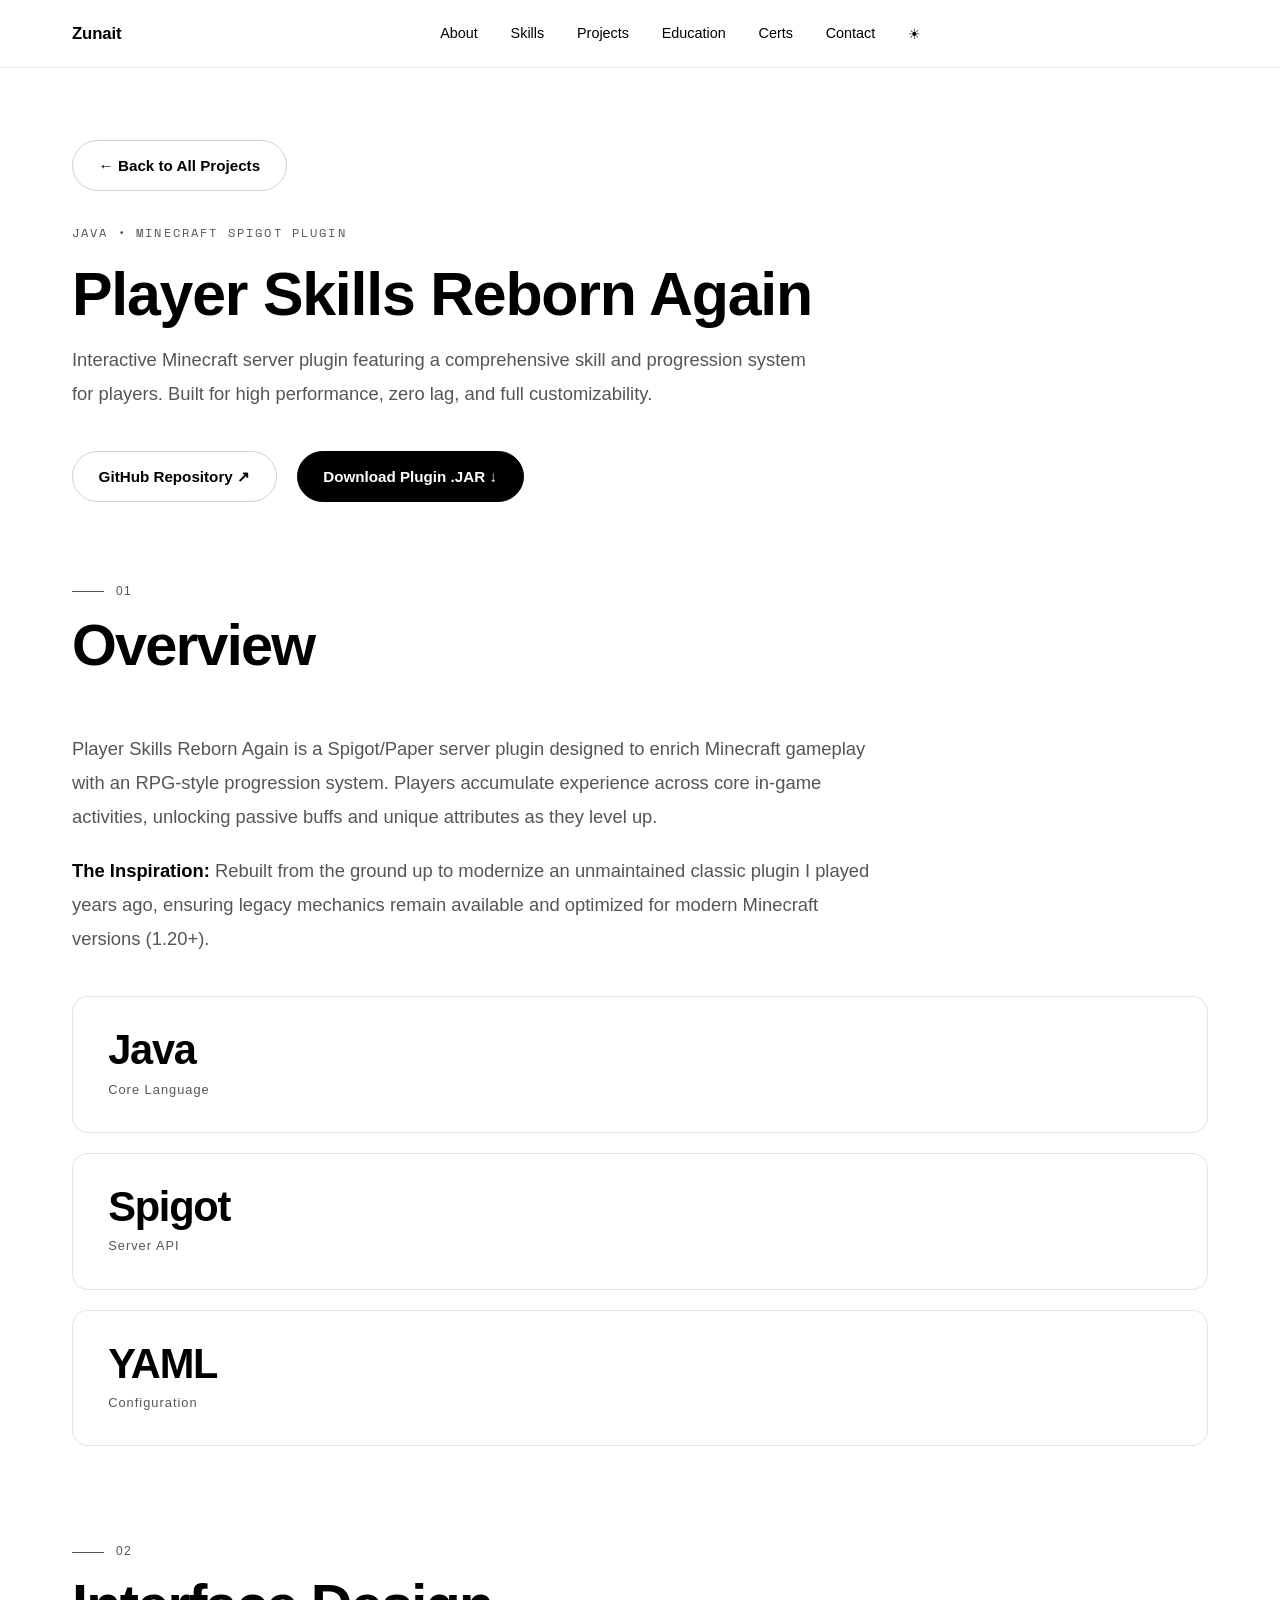
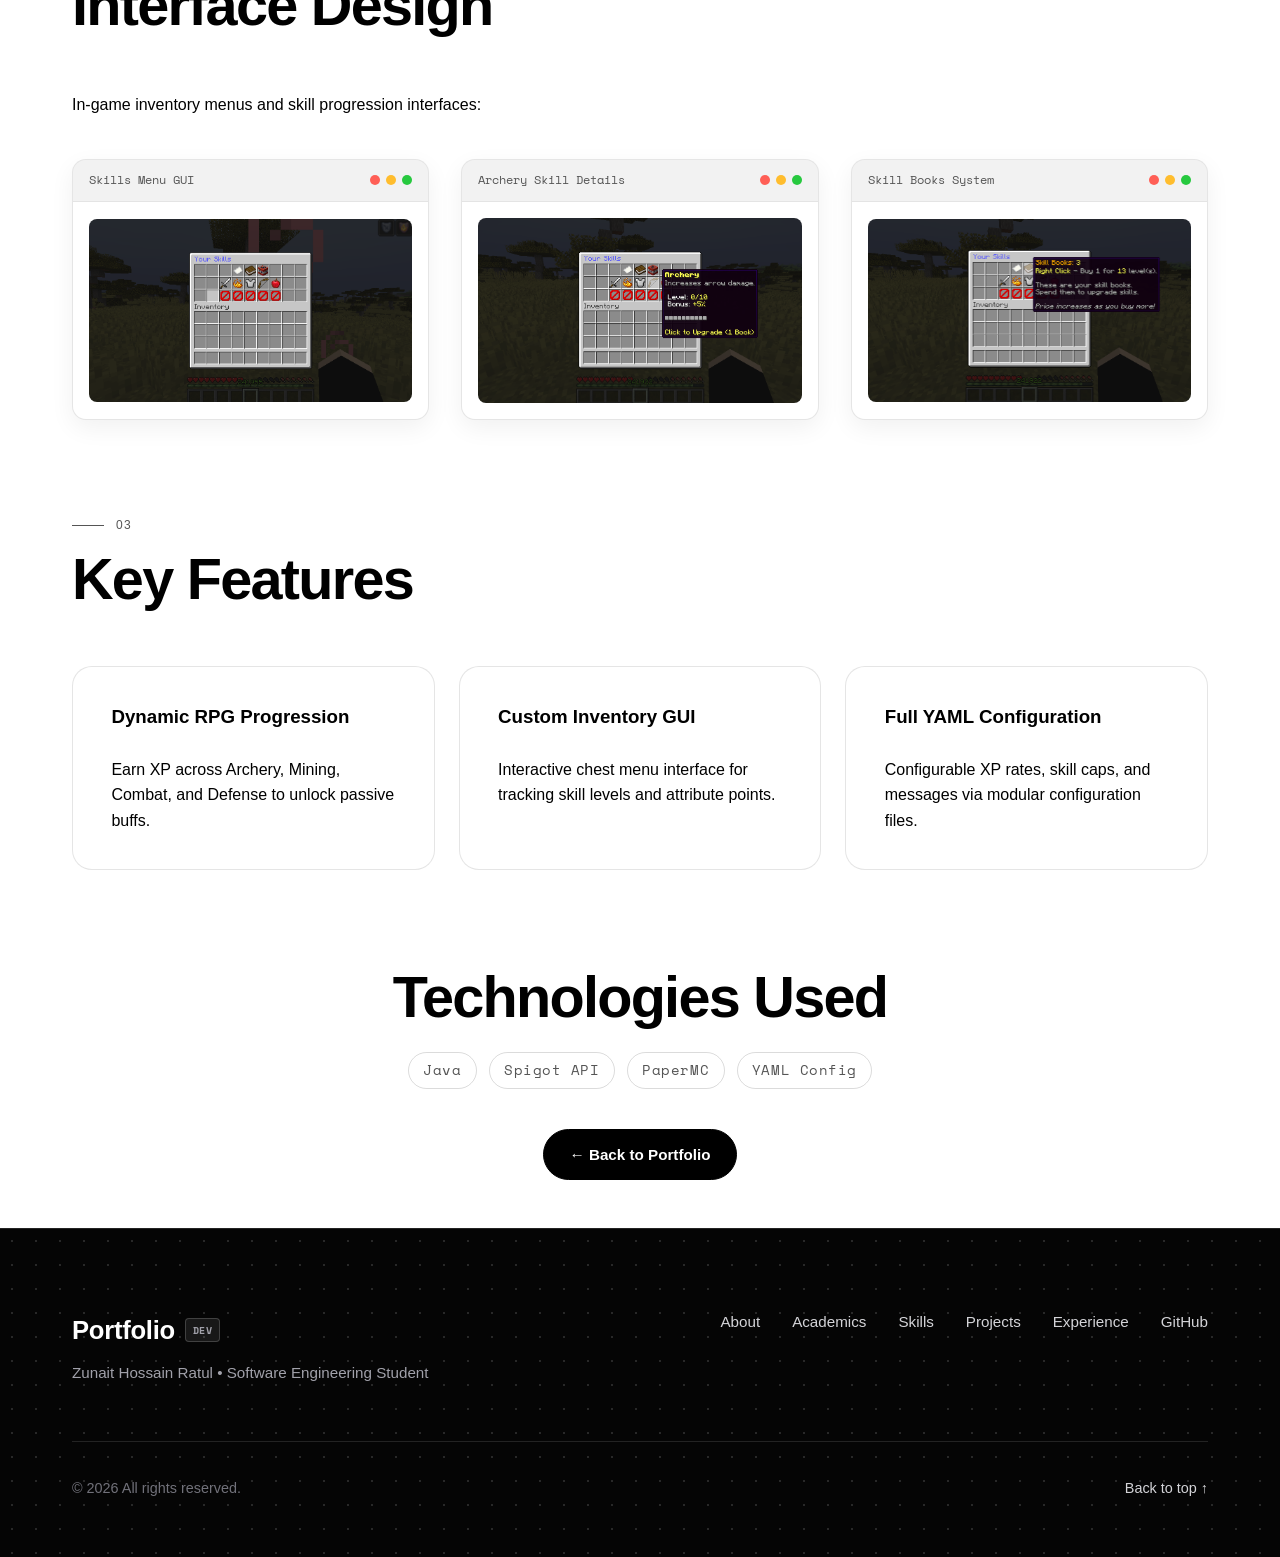
<file: projects/player-skills-reborn.html>
<!DOCTYPE html>
<html lang="en">
<head>
  <meta charset="UTF-8" />
  <meta name="viewport" content="width=device-width, initial-scale=1.0" />
  <meta name="description" content="Player Skills Reborn Again — Case Study by Zunait Hossain Ratul." />
  <title>Player Skills Reborn Again — Zunait Hossain Ratul</title>

  <!-- Favicon -->
  <link rel="icon" type="image/png" href="../assets/favicon.png" />

  <!-- Google Fonts: Inter + Space Mono -->
  <link rel="preconnect" href="https://fonts.googleapis.com" />
  <link rel="preconnect" href="https://fonts.gstatic.com" crossorigin />
  <link
    href="https://fonts.googleapis.com/css2?family=Inter:wght@400;500;600;700;800;900&family=Space+Mono:ital,wght@0,400;0,700;1,400&display=swap"
    rel="stylesheet"
  />

  <!-- Main stylesheet -->
  <link rel="stylesheet" href="../css/style.css" />
</head>
<body>

  <!-- Top progress bar -->
  <div id="scroll-progress" class="top-progress-bar" aria-hidden="true"></div>

  <!-- Navigation (Astro Style) -->
  <nav class="nav" id="navbar">
    <div class="nav-inner">
      <a href="../index.html#projects" class="nav-logo" aria-label="Home">
        <span class="logo-box">Zunait</span>
      </a>

      <button class="nav-toggle" id="navToggle" aria-label="Toggle Navigation Menu">
        MENU
      </button>

      <div class="nav-links" id="navLinks">
        <a href="../index.html#about" class="nav-link">About</a>
        <a href="../index.html#skills" class="nav-link">Skills</a>
        <a href="../index.html#projects" class="nav-link active">Projects</a>
        <a href="../index.html#education" class="nav-link">Education</a>
        <a href="../index.html#certifications" class="nav-link">Certs</a>
        <a href="../index.html#contact" class="nav-link">Contact</a>
        <button id="themeToggleBtn" class="nav-link" aria-label="Toggle Theme">
          THEME: LIGHT
        </button>
      </div>
    </div>
  </nav>

  <main style="padding-top: 100px;">
    <!-- Project Hero Header -->
    <section class="section reveal" style="min-height: auto; padding: 40px 0 2rem 0;">
      <div class="container">
        <a href="../index.html#projects" class="btn btn-secondary" style="margin-bottom: 2rem;">
          &larr; Back to All Projects
        </a>
        <div class="hero-content">
          <p class="hero-label mono">JAVA &bull; MINECRAFT SPIGOT PLUGIN</p>
          <h1 class="hero-name" style="font-size: clamp(2.2rem, 5vw, 3.8rem); margin-bottom: 1rem;">
            Player Skills Reborn Again
          </h1>
          <p class="hero-desc" style="max-width: 750px;">
            Interactive Minecraft server plugin featuring a comprehensive skill and progression system for players. Built for high performance, zero lag, and full customizability.
          </p>
          <div class="hero-cta" style="margin-top: 1.5rem;">
            <a href="https://github.com/AmiValoHoteChai/PlayerSkillsRebornAgain" target="_blank" rel="noopener noreferrer" class="btn btn-secondary">
              GitHub Repository &nearr;
            </a>
            <a href="../assets/plugins/PlayerSkillsReborn-1.0-SNAPSHOT.jar" download class="btn btn-primary">
              Download Plugin .JAR &darr;
            </a>
          </div>
        </div>
      </div>
    </section>

    <!-- Overview & Stats -->
    <section class="section reveal" style="min-height: auto; padding: 3rem 0;">
      <div class="container">
        <div class="section-header">
          <span class="section-num mono">01</span>
          <h2 class="section-title">Overview</h2>
        </div>
        <div class="about-text" style="max-width: 800px; line-height: 1.8;">
          <p style="margin-bottom: 1.25rem;">
            Player Skills Reborn Again is a Spigot/Paper server plugin designed to enrich Minecraft gameplay with an RPG-style progression system. Players accumulate experience across core in-game activities, unlocking passive buffs and unique attributes as they level up.
          </p>
          <p>
            <strong>The Inspiration:</strong> Rebuilt from the ground up to modernize an unmaintained classic plugin I played years ago, ensuring legacy mechanics remain available and optimized for modern Minecraft versions (1.20+).
          </p>
        </div>

        <div class="stats-grid" style="margin-top: 2.5rem;">
          <div class="stat-card reveal">
            <span class="stat-number">Java</span>
            <span class="stat-label mono">Core Language</span>
          </div>
          <div class="stat-card reveal">
            <span class="stat-number">Spigot</span>
            <span class="stat-label mono">Server API</span>
          </div>
          <div class="stat-card reveal">
            <span class="stat-number">YAML</span>
            <span class="stat-label mono">Configuration</span>
          </div>
        </div>
      </div>
    </section>

    <!-- Interface Design (Screenshot Windows) -->
    <section class="section reveal" style="min-height: auto; padding: 3rem 0;">
      <div class="container">
        <div class="section-header">
          <span class="section-num mono">02</span>
          <h2 class="section-title">Interface Design</h2>
        </div>
        <p class="about-text" style="margin-bottom: 2.5rem;">
          In-game inventory menus and skill progression interfaces:
        </p>

        <div class="skills-grid" style="grid-template-columns: repeat(auto-fit, minmax(320px, 1fr)); gap: 2rem;">
          <!-- Screenshot 1 -->
          <div class="screenshot-card reveal">
            <div class="screenshot-card-header">
              <span>Skills Menu GUI</span>
              <div class="screenshot-card-dots">
                <span class="screenshot-card-dot dot-red"></span>
                <span class="screenshot-card-dot dot-yellow"></span>
                <span class="screenshot-card-dot dot-green"></span>
              </div>
            </div>
            <div class="screenshot-card-body">
              <div class="screenshot-card-frame dark">
                <img src="../assets/screenshots/playerskills/playerskills_gui.png" alt="Player Skills Main GUI" loading="lazy" />
              </div>
            </div>
          </div>

          <!-- Screenshot 2 -->
          <div class="screenshot-card reveal">
            <div class="screenshot-card-header">
              <span>Archery Skill Details</span>
              <div class="screenshot-card-dots">
                <span class="screenshot-card-dot dot-red"></span>
                <span class="screenshot-card-dot dot-yellow"></span>
                <span class="screenshot-card-dot dot-green"></span>
              </div>
            </div>
            <div class="screenshot-card-body">
              <div class="screenshot-card-frame dark">
                <img src="../assets/screenshots/playerskills/playerskills_archery.png" alt="Archery Skill Details" loading="lazy" />
              </div>
            </div>
          </div>

          <!-- Screenshot 3 -->
          <div class="screenshot-card reveal">
            <div class="screenshot-card-header">
              <span>Skill Books System</span>
              <div class="screenshot-card-dots">
                <span class="screenshot-card-dot dot-red"></span>
                <span class="screenshot-card-dot dot-yellow"></span>
                <span class="screenshot-card-dot dot-green"></span>
              </div>
            </div>
            <div class="screenshot-card-body">
              <div class="screenshot-card-frame dark">
                <img src="../assets/screenshots/playerskills/playerskills_books.png" alt="Skill Books System" loading="lazy" />
              </div>
            </div>
          </div>
        </div>
      </div>
    </section>

    <!-- Key Features -->
    <section class="section reveal" style="min-height: auto; padding: 3rem 0;">
      <div class="container">
        <div class="section-header">
          <span class="section-num mono">03</span>
          <h2 class="section-title">Key Features</h2>
        </div>

        <div class="skills-grid" style="grid-template-columns: repeat(auto-fit, minmax(280px, 1fr)); gap: 1.5rem;">
          <div class="skill-card reveal">
            <h3 class="skill-name">Dynamic RPG Progression</h3>
            <p class="skill-level" style="margin-top: 0.5rem; line-height: 1.6; text-transform: none;">
              Earn XP across Archery, Mining, Combat, and Defense to unlock passive buffs.
            </p>
          </div>
          <div class="skill-card reveal">
            <h3 class="skill-name">Custom Inventory GUI</h3>
            <p class="skill-level" style="margin-top: 0.5rem; line-height: 1.6; text-transform: none;">
              Interactive chest menu interface for tracking skill levels and attribute points.
            </p>
          </div>
          <div class="skill-card reveal">
            <h3 class="skill-name">Full YAML Configuration</h3>
            <p class="skill-level" style="margin-top: 0.5rem; line-height: 1.6; text-transform: none;">
              Configurable XP rates, skill caps, and messages via modular configuration files.
            </p>
          </div>
        </div>
      </div>
    </section>

    <!-- Tech Stack & Return -->
    <section class="section reveal" style="min-height: auto; padding: 3rem 0; border-bottom: none;">
      <div class="container" style="text-align: center;">
        <h2 class="section-title" style="margin-bottom: 1.5rem;">Technologies Used</h2>
        <div class="project-tags" style="justify-content: center; margin-bottom: 2.5rem; gap: 0.75rem;">
          <span class="tag mono" style="font-size: 0.85rem; padding: 0.4rem 0.9rem;">Java</span>
          <span class="tag mono" style="font-size: 0.85rem; padding: 0.4rem 0.9rem;">Spigot API</span>
          <span class="tag mono" style="font-size: 0.85rem; padding: 0.4rem 0.9rem;">PaperMC</span>
          <span class="tag mono" style="font-size: 0.85rem; padding: 0.4rem 0.9rem;">YAML Config</span>
        </div>
        <div class="hero-cta" style="justify-content: center;">
          <a href="../index.html#projects" class="btn btn-primary">&larr; Back to Portfolio</a>
        </div>
      </div>
    </section>
  </main>

  <!-- Footer (Modern Dot-Grid Style) -->
    <!-- FOOTER (Modern Dot-Grid Style) -->
  <footer id="footer" class="modern-footer">
    <div class="container footer-container">
      <div class="footer-top-row">
        <div class="footer-brand-block">
          <div class="footer-brand">
            <span class="footer-title">Portfolio</span>
            <span class="footer-badge">DEV</span>
          </div>
          <p class="footer-subtitle">
            Zunait Hossain Ratul &bull; Software Engineering Student
          </p>
        </div>
        <ul class="footer-nav-links">
          <li><a href="../index.html#about">About</a></li>
          <li><a href="../index.html#education">Academics</a></li>
          <li><a href="../index.html#skills">Skills</a></li>
          <li><a href="../index.html#projects">Projects</a></li>
          <li><a href="../index.html#certifications">Experience</a></li>
          <li><a href="https://github.com/AmiValoHoteChai" target="_blank" rel="noopener noreferrer">GitHub</a></li>
        </ul>
      </div>
      <div class="footer-divider"></div>
      <div class="footer-bottom-row">
        <p class="footer-copy">
          &copy; <span id="footer-year">2026</span> All rights reserved.
        </p>
        <a href="#" class="footer-back-to-top">Back to top &uarr;</a>
      </div>
    </div>
  </footer>

  <script src="../js/main.js"></script>
</body>
</html>
</file>
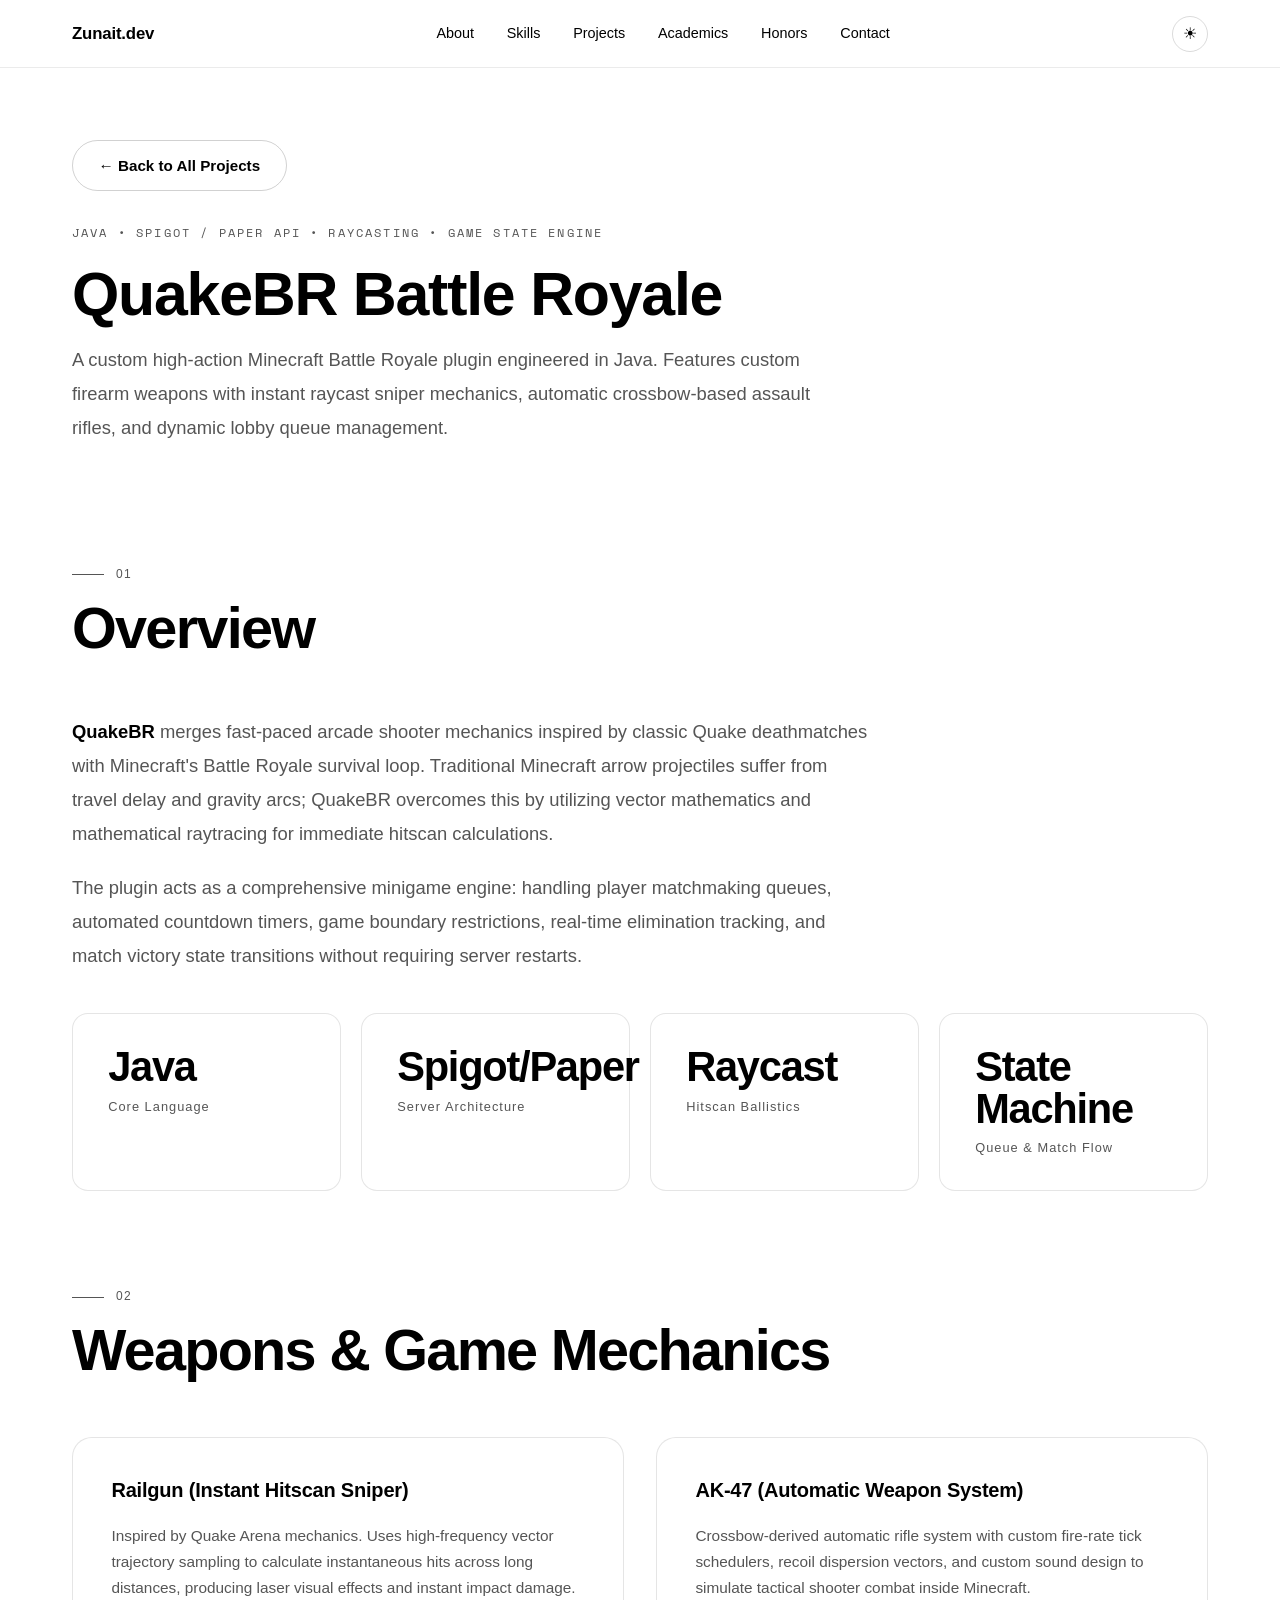
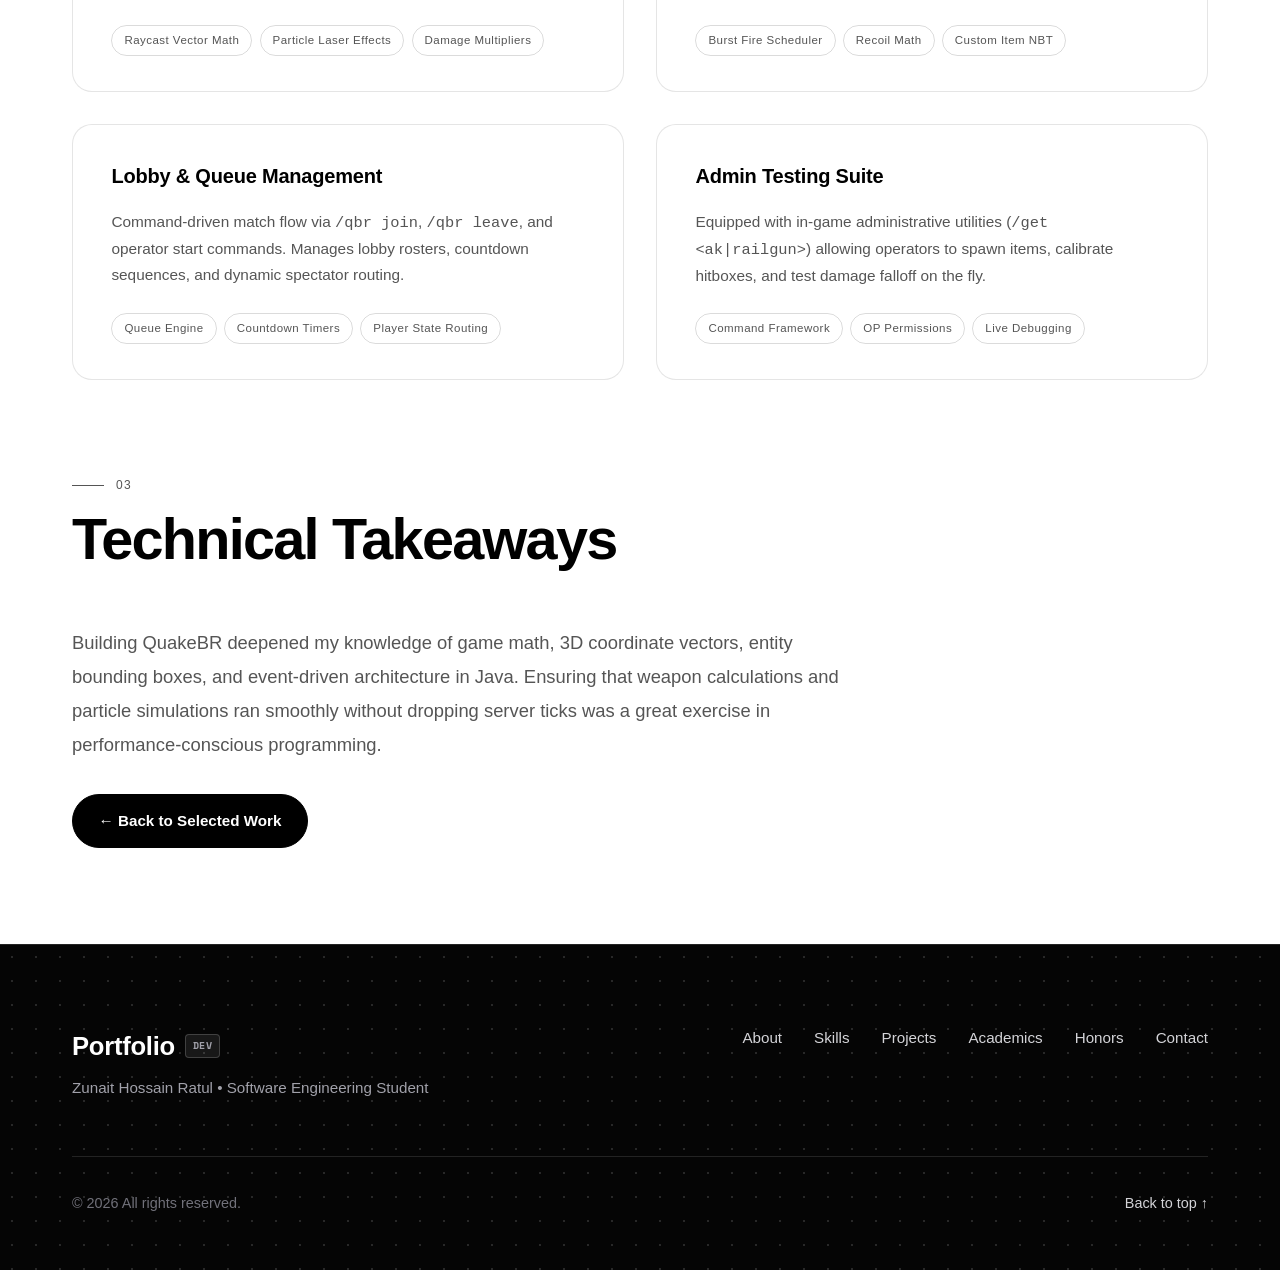
<file: projects/quakebr.html>
<!DOCTYPE html>
<html lang="en">
<head>
  <meta charset="UTF-8" />
  <meta name="viewport" content="width=device-width, initial-scale=1.0" />
  <meta name="description" content="QuakeBR Minecraft Battle Royale Plugin — Case Study by Zunait Hossain Ratul." />
  <title>QuakeBR Plugin — Zunait Hossain Ratul</title>

  <!-- Favicon -->
  <link rel="icon" type="image/jpg" href="../assets/favicon.jpg" />

  <!-- Google Fonts: Inter + Space Mono -->
  <link rel="preconnect" href="https://fonts.googleapis.com" />
  <link rel="preconnect" href="https://fonts.gstatic.com" />
  <link
    href="https://fonts.googleapis.com/css2?family=Inter:wght@400;500;600;700;800;900&family=Space+Mono:ital,wght@0,400;0,700;1,400&display=swap"
    rel="stylesheet"
  />

  <!-- Main stylesheet -->
  <link rel="stylesheet" href="../css/style.css" />
</head>
<body>

  <!-- Navigation (Modern Clean Style) -->
  <nav class="nav" id="navbar">
    <div class="nav-inner">
      <a href="../index.html#projects" class="nav-logo" aria-label="Home">
        <span class="logo-box">Zunait.dev</span>
      </a>

      <button class="nav-toggle" id="navToggle" aria-label="Toggle Navigation Menu">
        <span></span><span></span><span></span>
      </button>

      <div class="nav-links" id="navLinks">
        <a href="../index.html#about" class="nav-link">About</a>
        <a href="../index.html#skills" class="nav-link">Skills</a>
        <a href="../index.html#projects" class="nav-link active">Projects</a>
        <a href="../index.html#education" class="nav-link">Academics</a>
        <a href="../index.html#certifications" class="nav-link">Honors</a>
        <a href="../index.html#contact" class="nav-link">Contact</a>
      </div>

      <button id="themeToggleBtn" class="nav-theme-btn" aria-label="Toggle Theme">
        <span class="theme-icon">☀</span>
      </button>
    </div>
  </nav>

  <main style="padding-top: calc(var(--navbar-h) + 2rem);">
    <!-- Project Hero Header -->
    <section class="section reveal" style="min-height: auto; padding: 40px 0 2rem 0;">
      <div class="container">
        <a href="../index.html#projects" class="btn btn-secondary" style="margin-bottom: 2rem;">
          &larr; Back to All Projects
        </a>
        <div class="hero-content">
          <p class="hero-label mono">JAVA &bull; SPIGOT / PAPER API &bull; RAYCASTING &bull; GAME STATE ENGINE</p>
          <h1 class="hero-name" style="font-size: clamp(2.2rem, 5vw, 3.8rem); margin-bottom: 1rem;">
            QuakeBR Battle Royale
          </h1>
          <p class="hero-desc" style="max-width: 750px;">
            A custom high-action Minecraft Battle Royale plugin engineered in Java. Features custom firearm weapons with instant raycast sniper mechanics, automatic crossbow-based assault rifles, and dynamic lobby queue management.
          </p>
        </div>
      </div>
    </section>

    <!-- Overview & Stats -->
    <section class="section reveal" style="min-height: auto; padding: 3rem 0;">
      <div class="container">
        <div class="section-header">
          <span class="section-num">01</span>
          <h2 class="section-title">Overview</h2>
        </div>
        <div class="about-text" style="max-width: 800px; line-height: 1.8;">
          <p style="margin-bottom: 1.25rem;">
            <strong>QuakeBR</strong> merges fast-paced arcade shooter mechanics inspired by classic Quake deathmatches with Minecraft's Battle Royale survival loop. Traditional Minecraft arrow projectiles suffer from travel delay and gravity arcs; QuakeBR overcomes this by utilizing vector mathematics and mathematical raytracing for immediate hitscan calculations.
          </p>
          <p>
            The plugin acts as a comprehensive minigame engine: handling player matchmaking queues, automated countdown timers, game boundary restrictions, real-time elimination tracking, and match victory state transitions without requiring server restarts.
          </p>
        </div>

        <div class="stats-grid" style="margin-top: 2.5rem; grid-template-columns: repeat(auto-fit, minmax(200px, 1fr));">
          <div class="stat-card reveal">
            <span class="stat-number">Java</span>
            <span class="stat-label mono">Core Language</span>
          </div>
          <div class="stat-card reveal">
            <span class="stat-number">Spigot/Paper</span>
            <span class="stat-label mono">Server Architecture</span>
          </div>
          <div class="stat-card reveal">
            <span class="stat-number">Raycast</span>
            <span class="stat-label mono">Hitscan Ballistics</span>
          </div>
          <div class="stat-card reveal">
            <span class="stat-number">State Machine</span>
            <span class="stat-label mono">Queue &amp; Match Flow</span>
          </div>
        </div>
      </div>
    </section>

    <!-- Arsenal & Gameplay Systems -->
    <section class="section reveal" style="min-height: auto; padding: 3rem 0;">
      <div class="container">
        <div class="section-header">
          <span class="section-num">02</span>
          <h2 class="section-title">Weapons &amp; Game Mechanics</h2>
        </div>
        <div class="skills-grid" style="grid-template-columns: 1fr 1fr; gap: 2rem;">
          <div class="skill-card reveal">
            <h3 class="skill-card-title">Railgun (Instant Hitscan Sniper)</h3>
            <p class="skill-card-desc">
              Inspired by Quake Arena mechanics. Uses high-frequency vector trajectory sampling to calculate instantaneous hits across long distances, producing laser visual effects and instant impact damage.
            </p>
            <div class="skill-card-tags">
              <span class="tag">Raycast Vector Math</span>
              <span class="tag">Particle Laser Effects</span>
              <span class="tag">Damage Multipliers</span>
            </div>
          </div>

          <div class="skill-card reveal">
            <h3 class="skill-card-title">AK-47 (Automatic Weapon System)</h3>
            <p class="skill-card-desc">
              Crossbow-derived automatic rifle system with custom fire-rate tick schedulers, recoil dispersion vectors, and custom sound design to simulate tactical shooter combat inside Minecraft.
            </p>
            <div class="skill-card-tags">
              <span class="tag">Burst Fire Scheduler</span>
              <span class="tag">Recoil Math</span>
              <span class="tag">Custom Item NBT</span>
            </div>
          </div>

          <div class="skill-card reveal">
            <h3 class="skill-card-title">Lobby &amp; Queue Management</h3>
            <p class="skill-card-desc">
              Command-driven match flow via <code>/qbr join</code>, <code>/qbr leave</code>, and operator start commands. Manages lobby rosters, countdown sequences, and dynamic spectator routing.
            </p>
            <div class="skill-card-tags">
              <span class="tag">Queue Engine</span>
              <span class="tag">Countdown Timers</span>
              <span class="tag">Player State Routing</span>
            </div>
          </div>

          <div class="skill-card reveal">
            <h3 class="skill-card-title">Admin Testing Suite</h3>
            <p class="skill-card-desc">
              Equipped with in-game administrative utilities (<code>/get &lt;ak|railgun&gt;</code>) allowing operators to spawn items, calibrate hitboxes, and test damage falloff on the fly.
            </p>
            <div class="skill-card-tags">
              <span class="tag">Command Framework</span>
              <span class="tag">OP Permissions</span>
              <span class="tag">Live Debugging</span>
            </div>
          </div>
        </div>
      </div>
    </section>

    <!-- Development Learnings -->
    <section class="section reveal" style="min-height: auto; padding: 3rem 0 6rem 0;">
      <div class="container">
        <div class="section-header">
          <span class="section-num">03</span>
          <h2 class="section-title">Technical Takeaways</h2>
        </div>
        <div class="about-text" style="max-width: 800px; line-height: 1.8;">
          <p>
            Building QuakeBR deepened my knowledge of game math, 3D coordinate vectors, entity bounding boxes, and event-driven architecture in Java. Ensuring that weapon calculations and particle simulations ran smoothly without dropping server ticks was a great exercise in performance-conscious programming.
          </p>
          <div style="margin-top: 2rem;">
            <a href="../index.html#projects" class="btn btn-primary">&larr; Back to Selected Work</a>
          </div>
        </div>
      </div>
    </section>
  </main>

  <!-- Modern Footer -->
  <footer id="footer" class="modern-footer">
    <div class="container footer-container">
      <div class="footer-top-row">
        <div class="footer-brand-block">
          <div class="footer-brand">
            <span class="footer-title">Portfolio</span>
            <span class="footer-badge">DEV</span>
          </div>
          <p class="footer-subtitle">
            Zunait Hossain Ratul &bull; Software Engineering Student
          </p>
        </div>
        <ul class="footer-nav-links">
          <li><a href="../index.html#about">About</a></li>
          <li><a href="../index.html#skills">Skills</a></li>
          <li><a href="../index.html#projects">Projects</a></li>
          <li><a href="../index.html#education">Academics</a></li>
          <li><a href="../index.html#certifications">Honors</a></li>
          <li><a href="../index.html#contact">Contact</a></li>
        </ul>
      </div>
      <div class="footer-divider"></div>
      <div class="footer-bottom-row">
        <p class="footer-copy">&copy; 2026 All rights reserved.</p>
        <a href="#navbar" class="footer-back-to-top">Back to top &uarr;</a>
      </div>
    </div>
  </footer>

  <script src="../js/main.js"></script>
</body>
</html>
</file>
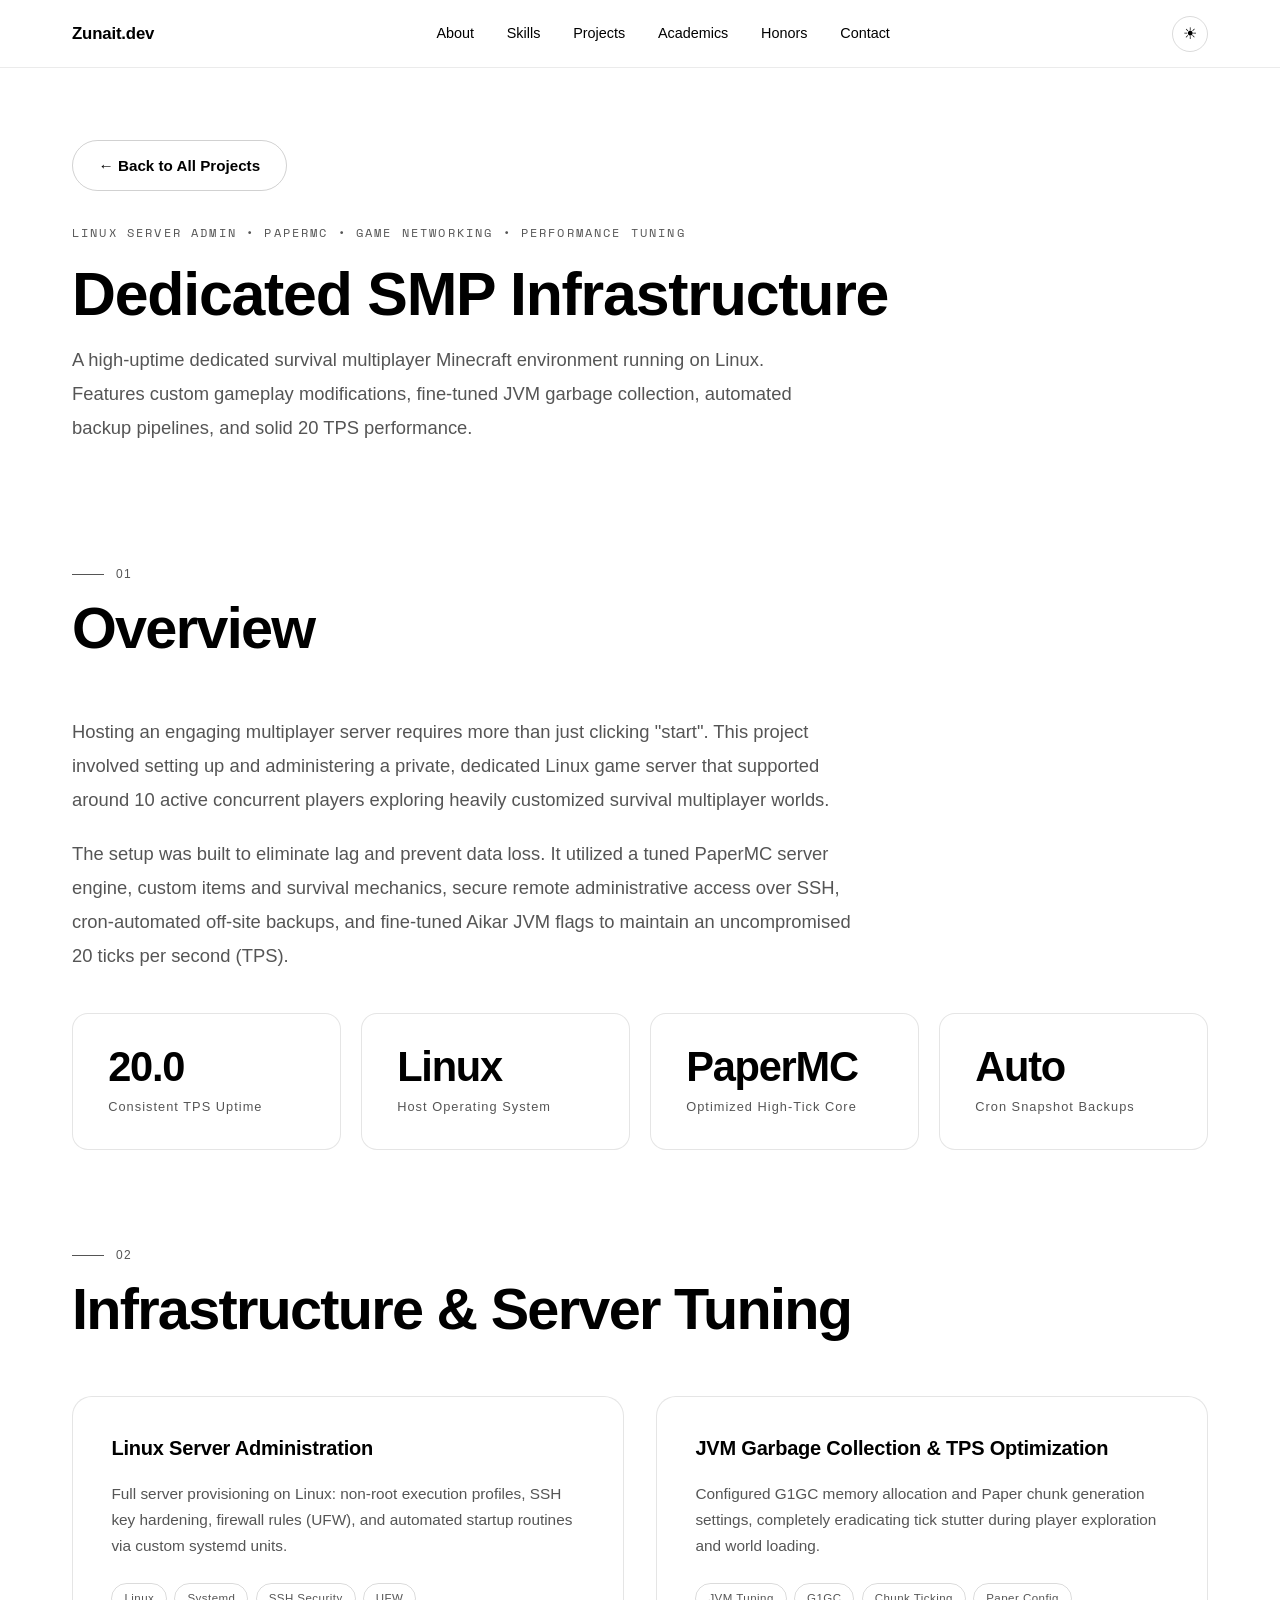
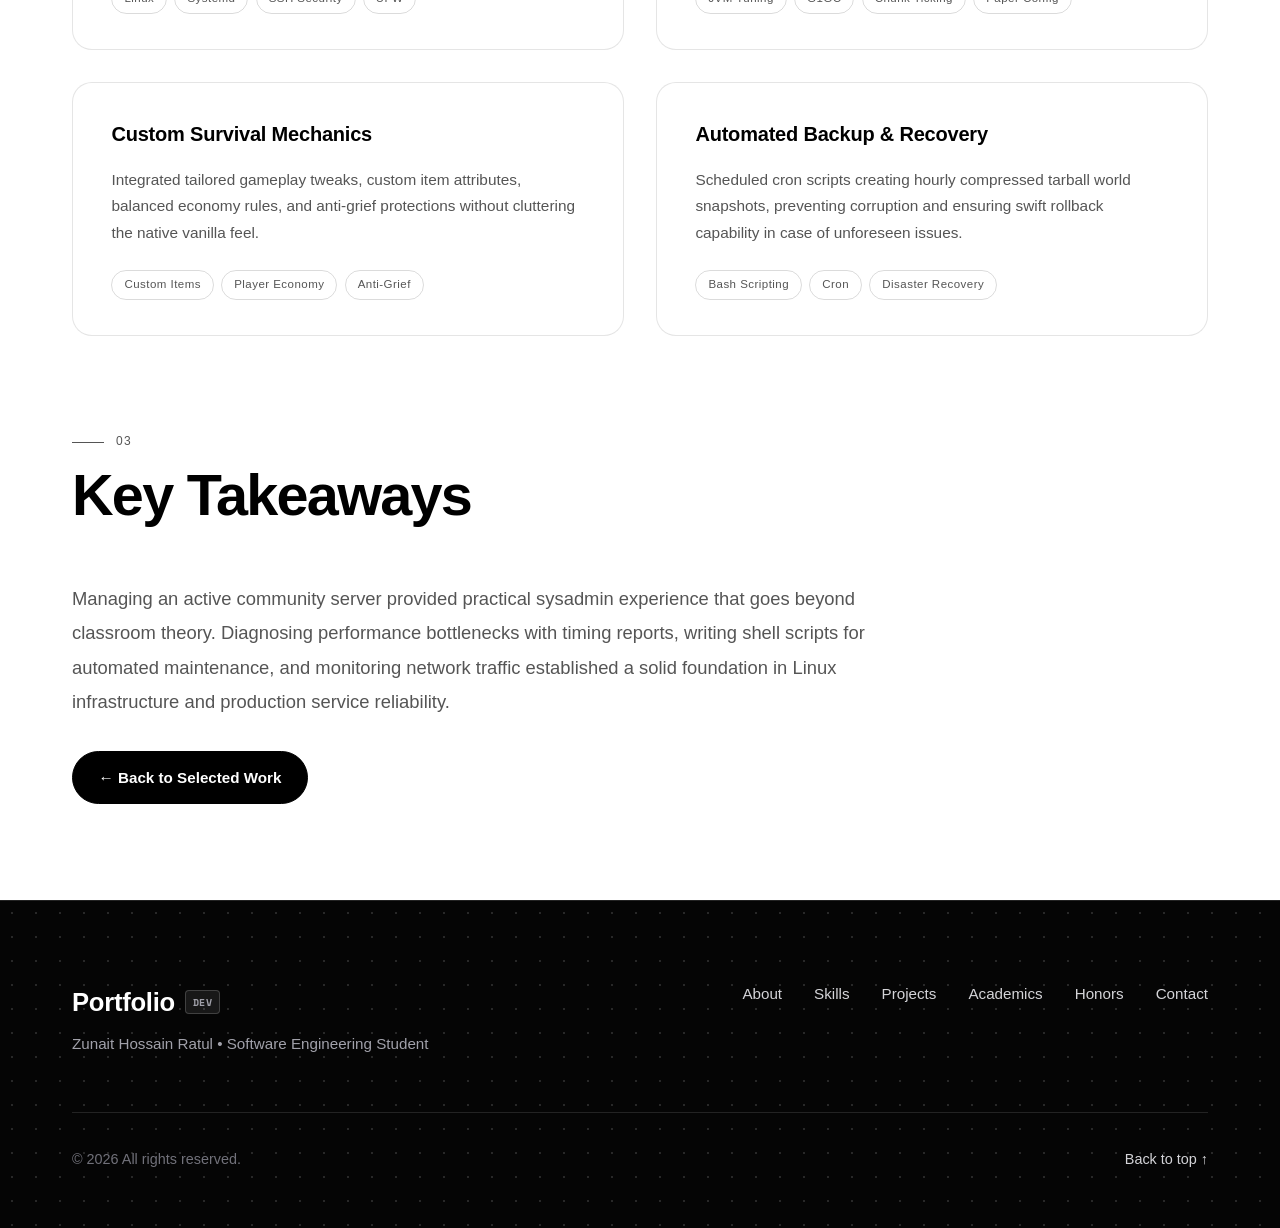
<file: projects/smp-infrastructure.html>
<!DOCTYPE html>
<html lang="en">
<head>
  <meta charset="UTF-8" />
  <meta name="viewport" content="width=device-width, initial-scale=1.0" />
  <meta name="description" content="Dedicated SMP & Multiplayer Server Infrastructure — Case Study by Zunait Hossain Ratul." />
  <title>Dedicated SMP Infrastructure — Zunait Hossain Ratul</title>

  <!-- Favicon -->
  <link rel="icon" type="image/jpg" href="../assets/favicon.jpg" />

  <!-- Google Fonts: Inter + Space Mono -->
  <link rel="preconnect" href="https://fonts.googleapis.com" />
  <link rel="preconnect" href="https://fonts.gstatic.com" />
  <link
    href="https://fonts.googleapis.com/css2?family=Inter:wght@400;500;600;700;800;900&family=Space+Mono:ital,wght@0,400;0,700;1,400&display=swap"
    rel="stylesheet"
  />

  <!-- Main stylesheet -->
  <link rel="stylesheet" href="../css/style.css" />
</head>
<body>

  <!-- Navigation (Modern Clean Style) -->
  <nav class="nav" id="navbar">
    <div class="nav-inner">
      <a href="../index.html#projects" class="nav-logo" aria-label="Home">
        <span class="logo-box">Zunait.dev</span>
      </a>

      <button class="nav-toggle" id="navToggle" aria-label="Toggle Navigation Menu">
        <span></span><span></span><span></span>
      </button>

      <div class="nav-links" id="navLinks">
        <a href="../index.html#about" class="nav-link">About</a>
        <a href="../index.html#skills" class="nav-link">Skills</a>
        <a href="../index.html#projects" class="nav-link active">Projects</a>
        <a href="../index.html#education" class="nav-link">Academics</a>
        <a href="../index.html#certifications" class="nav-link">Honors</a>
        <a href="../index.html#contact" class="nav-link">Contact</a>
      </div>

      <button id="themeToggleBtn" class="nav-theme-btn" aria-label="Toggle Theme">
        <span class="theme-icon">☀</span>
      </button>
    </div>
  </nav>

  <main style="padding-top: calc(var(--navbar-h) + 2rem);">
    <!-- Project Hero Header -->
    <section class="section reveal" style="min-height: auto; padding: 40px 0 2rem 0;">
      <div class="container">
        <a href="../index.html#projects" class="btn btn-secondary" style="margin-bottom: 2rem;">
          &larr; Back to All Projects
        </a>
        <div class="hero-content">
          <p class="hero-label mono">LINUX SERVER ADMIN &bull; PAPERMC &bull; GAME NETWORKING &bull; PERFORMANCE TUNING</p>
          <h1 class="hero-name" style="font-size: clamp(2.2rem, 5vw, 3.8rem); margin-bottom: 1rem;">
            Dedicated SMP Infrastructure
          </h1>
          <p class="hero-desc" style="max-width: 750px;">
            A high-uptime dedicated survival multiplayer Minecraft environment running on Linux. Features custom gameplay modifications, fine-tuned JVM garbage collection, automated backup pipelines, and solid 20 TPS performance.
          </p>
        </div>
      </div>
    </section>

    <!-- Overview & Stats -->
    <section class="section reveal" style="min-height: auto; padding: 3rem 0;">
      <div class="container">
        <div class="section-header">
          <span class="section-num">01</span>
          <h2 class="section-title">Overview</h2>
        </div>
        <div class="about-text" style="max-width: 800px; line-height: 1.8;">
          <p style="margin-bottom: 1.25rem;">
            Hosting an engaging multiplayer server requires more than just clicking "start". This project involved setting up and administering a private, dedicated Linux game server that supported around 10 active concurrent players exploring heavily customized survival multiplayer worlds.
          </p>
          <p>
            The setup was built to eliminate lag and prevent data loss. It utilized a tuned PaperMC server engine, custom items and survival mechanics, secure remote administrative access over SSH, cron-automated off-site backups, and fine-tuned Aikar JVM flags to maintain an uncompromised 20 ticks per second (TPS).
          </p>
        </div>

        <div class="stats-grid" style="margin-top: 2.5rem; grid-template-columns: repeat(auto-fit, minmax(200px, 1fr));">
          <div class="stat-card reveal">
            <span class="stat-number">20.0</span>
            <span class="stat-label mono">Consistent TPS Uptime</span>
          </div>
          <div class="stat-card reveal">
            <span class="stat-number">Linux</span>
            <span class="stat-label mono">Host Operating System</span>
          </div>
          <div class="stat-card reveal">
            <span class="stat-number">PaperMC</span>
            <span class="stat-label mono">Optimized High-Tick Core</span>
          </div>
          <div class="stat-card reveal">
            <span class="stat-number">Auto</span>
            <span class="stat-label mono">Cron Snapshot Backups</span>
          </div>
        </div>
      </div>
    </section>

    <!-- Infrastructure Systems -->
    <section class="section reveal" style="min-height: auto; padding: 3rem 0;">
      <div class="container">
        <div class="section-header">
          <span class="section-num">02</span>
          <h2 class="section-title">Infrastructure &amp; Server Tuning</h2>
        </div>
        <div class="skills-grid" style="grid-template-columns: 1fr 1fr; gap: 2rem;">
          <div class="skill-card reveal">
            <h3 class="skill-card-title">Linux Server Administration</h3>
            <p class="skill-card-desc">
              Full server provisioning on Linux: non-root execution profiles, SSH key hardening, firewall rules (UFW), and automated startup routines via custom systemd units.
            </p>
            <div class="skill-card-tags">
              <span class="tag">Linux</span>
              <span class="tag">Systemd</span>
              <span class="tag">SSH Security</span>
              <span class="tag">UFW</span>
            </div>
          </div>

          <div class="skill-card reveal">
            <h3 class="skill-card-title">JVM Garbage Collection &amp; TPS Optimization</h3>
            <p class="skill-card-desc">
              Configured G1GC memory allocation and Paper chunk generation settings, completely eradicating tick stutter during player exploration and world loading.
            </p>
            <div class="skill-card-tags">
              <span class="tag">JVM Tuning</span>
              <span class="tag">G1GC</span>
              <span class="tag">Chunk Ticking</span>
              <span class="tag">Paper Config</span>
            </div>
          </div>

          <div class="skill-card reveal">
            <h3 class="skill-card-title">Custom Survival Mechanics</h3>
            <p class="skill-card-desc">
              Integrated tailored gameplay tweaks, custom item attributes, balanced economy rules, and anti-grief protections without cluttering the native vanilla feel.
            </p>
            <div class="skill-card-tags">
              <span class="tag">Custom Items</span>
              <span class="tag">Player Economy</span>
              <span class="tag">Anti-Grief</span>
            </div>
          </div>

          <div class="skill-card reveal">
            <h3 class="skill-card-title">Automated Backup &amp; Recovery</h3>
            <p class="skill-card-desc">
              Scheduled cron scripts creating hourly compressed tarball world snapshots, preventing corruption and ensuring swift rollback capability in case of unforeseen issues.
            </p>
            <div class="skill-card-tags">
              <span class="tag">Bash Scripting</span>
              <span class="tag">Cron</span>
              <span class="tag">Disaster Recovery</span>
            </div>
          </div>
        </div>
      </div>
    </section>

    <!-- Project Reflection -->
    <section class="section reveal" style="min-height: auto; padding: 3rem 0 6rem 0;">
      <div class="container">
        <div class="section-header">
          <span class="section-num">03</span>
          <h2 class="section-title">Key Takeaways</h2>
        </div>
        <div class="about-text" style="max-width: 800px; line-height: 1.8;">
          <p>
            Managing an active community server provided practical sysadmin experience that goes beyond classroom theory. Diagnosing performance bottlenecks with timing reports, writing shell scripts for automated maintenance, and monitoring network traffic established a solid foundation in Linux infrastructure and production service reliability.
          </p>
          <div style="margin-top: 2rem;">
            <a href="../index.html#projects" class="btn btn-primary">&larr; Back to Selected Work</a>
          </div>
        </div>
      </div>
    </section>
  </main>

  <!-- Modern Footer -->
  <footer id="footer" class="modern-footer">
    <div class="container footer-container">
      <div class="footer-top-row">
        <div class="footer-brand-block">
          <div class="footer-brand">
            <span class="footer-title">Portfolio</span>
            <span class="footer-badge">DEV</span>
          </div>
          <p class="footer-subtitle">
            Zunait Hossain Ratul &bull; Software Engineering Student
          </p>
        </div>
        <ul class="footer-nav-links">
          <li><a href="../index.html#about">About</a></li>
          <li><a href="../index.html#skills">Skills</a></li>
          <li><a href="../index.html#projects">Projects</a></li>
          <li><a href="../index.html#education">Academics</a></li>
          <li><a href="../index.html#certifications">Honors</a></li>
          <li><a href="../index.html#contact">Contact</a></li>
        </ul>
      </div>
      <div class="footer-divider"></div>
      <div class="footer-bottom-row">
        <p class="footer-copy">&copy; 2026 All rights reserved.</p>
        <a href="#navbar" class="footer-back-to-top">Back to top &uarr;</a>
      </div>
    </div>
  </footer>

  <script src="../js/main.js"></script>
</body>
</html>
</file>
<file: css/style.css>
/* =====================================================================
   style.css — Brutalist Monochrome Portfolio
   Author: Zunait Hossain Ratul
   Description: Clean, well-commented CSS for a vanilla JS portfolio.
                Uses CSS custom properties for light/dark theming.
   ===================================================================== */

@import './projects.css';


/* ─────────────────────────────────────────────
   1. CSS CUSTOM PROPERTIES (design tokens)
───────────────────────────────────────────── */

:root {
  /* ── Colour palette (Light theme — DEFAULT: Crisp Pure White) ── */
  --bg:          #ffffff;
  --bg-alt:      #ffffff;
  --surface:     #ffffff;
  --card-bg:     #ffffff;
  --border:      #000000;
  --text:        #000000;
  --text-muted:  #555555;
  --accent:      #000000;
  --accent-inv:  #ffffff;
  --gray:        #ffffff;
  --gray-text:   #555555;
  --white:       #ffffff;
  --black:       #000000;

  /* Scroll-progress bar colour */
  --progress-color: #000000;

  /* ── Typography ── */
  --font-body: -apple-system, BlinkMacSystemFont, "SF Pro Display", "SF Pro Text", "Helvetica Neue", Arial, sans-serif;
  --font-mono: 'Space Mono', 'Courier New', monospace;

  /* ── Spacing scale ── */
  --gap-xs:   0.5rem;
  --gap-sm:   1rem;
  --gap-md:   2rem;
  --gap-lg:   4rem;
  --gap-xl:   6rem;

  /* ── Brutalist border & shadow ── */
  --border-width: 3px;
  --shadow:       5px 5px 0px var(--border);
  --shadow-sm:    3px 3px 0px var(--border);
  --shadow-hover: 8px 8px 0px var(--border);

  /* ── Background grid pattern (Architectural / Graph Paper grid) ── */
  --grid-line:      rgba(0, 0, 0, 0.055);
  --grid-size:      40px;

  /* ── Transitions ── */
  --transition: 0.2s ease;

  /* ── Layout ── */
  --max-width:  1200px;
  --navbar-h:   68px;
}

/* Dark theme overrides — applied when <html data-theme="midnight"> or "dark" */
[data-theme="midnight"],
[data-theme="dark"] {
  --bg:          #050505;
  --bg-alt:      #141414;
  --surface:     #0d0d0d;
  --border:      #ffffff;
  --text:        #ffffff;
  --text-muted:  #a0a0a0;
  --accent:      #ffffff;
  --accent-inv:  #050505;
  --card-bg:     #0d0d0d;
  --gray:        #141414;
  --gray-text:   #a0a0a0;
  --white:       #050505;
  --black:       #ffffff;
  --progress-color: #ffffff;
  --grid-line:      rgba(255, 255, 255, 0.065);
  --shadow:      5px 5px 0px var(--border);
  --shadow-sm:   3px 3px 0px var(--border);
  --shadow-hover: 8px 8px 0px var(--border);
}


/* ─────────────────────────────────────────────
   2. RESET & BASE
───────────────────────────────────────────── */

*, *::before, *::after {
  box-sizing: border-box;
  margin: 0;
  padding: 0;
}

html {
  scroll-behavior: smooth;
  font-size: 16px;
}

/* Slim custom black scrollbar across all modern browsers */
* {
  scrollbar-width: thin;
  scrollbar-color: var(--border) transparent;
}

::-webkit-scrollbar {
  width: 5px;
  height: 5px;
}

::-webkit-scrollbar-track {
  background: transparent;
}

::-webkit-scrollbar-thumb {
  background-color: var(--border);
  border-radius: 4px;
}

::-webkit-scrollbar-thumb:hover {
  background-color: var(--text-muted);
}

body {
  font-family: var(--font-body);
  background-color: var(--bg);
  color: var(--text);
  line-height: 1.65;
  transition: background-color var(--transition), color var(--transition);
  overflow-x: hidden;
}

img {
  max-width: 100%;
  display: block;
}

a {
  color: inherit;
  text-decoration: none;
}

ul {
  list-style: none;
}

button {
  font-family: inherit;
  cursor: pointer;
  background: none;
  border: none;
}

/* Utility: mono text */
.mono {
  font-family: var(--font-mono);
}

/* Utility: accent colour */
.accent {
  color: var(--text-muted);
}

/* Layout container */
.container {
  width: 100%;
  max-width: var(--max-width);
  margin: 0 auto;
  padding: 0 var(--gap-md);
}


/* ─────────────────────────────────────────────
   4. NAVBAR (Modern Clean Style)
───────────────────────────────────────────── */

.nav,
#navbar {
  position: fixed;
  top: 0;
  left: 0;
  right: 0;
  z-index: 100;
  background-color: rgba(255, 255, 255, 0.92);
  backdrop-filter: blur(16px);
  -webkit-backdrop-filter: blur(16px);
  /* Subtle hairline bottom border so the nav is visible against white bg */
  border-bottom: 1px solid rgba(0, 0, 0, 0.08);
  height: var(--navbar-h);
  transition: background-color var(--transition), border-color var(--transition);
}

[data-theme="midnight"] .nav,
[data-theme="midnight"] #navbar,
[data-theme="dark"] .nav,
[data-theme="dark"] #navbar {
  background-color: rgba(5, 5, 5, 0.92);
  border-bottom-color: rgba(255, 255, 255, 0.08);
}

.nav-inner {
  max-width: var(--max-width);
  margin: 0 auto;
  padding: 0 2rem;
  height: 100%;
  display: flex;
  align-items: center;
  justify-content: space-between;
  gap: 2rem;
}

/* Brand / Logo */
.nav-logo {
  font-family: var(--font-body);
  font-weight: 700;
  font-size: 1.05rem;
  text-decoration: none;
  color: var(--text);
  letter-spacing: -0.01em;
  flex-shrink: 0;
}

.logo-box {
  display: inline-block;
}

/* Nav links (desktop) — centred */
.nav-links {
  display: flex;
  align-items: center;
  gap: 0.25rem;
  height: 100%;
  margin: 0 auto;
  padding: 0;
  list-style: none;
  flex: 1;
  justify-content: center;
}

.nav-link {
  font-family: var(--font-body);
  font-size: 0.9rem;
  font-weight: 450;
  letter-spacing: 0;
  text-transform: none;
  text-decoration: none;
  color: var(--text);
  padding: 0.4rem 0.9rem;
  border-radius: 20px;
  border: none;
  background: transparent;
  cursor: pointer;
  transition: background var(--transition), color var(--transition);
  display: flex;
  align-items: center;
  white-space: nowrap;
}

.nav-link:hover {
  background: rgba(0, 0, 0, 0.07);
  color: var(--text);
}

[data-theme="midnight"] .nav-link:hover,
[data-theme="dark"] .nav-link:hover {
  background: rgba(255, 255, 255, 0.1);
}

.nav-link.active {
  font-weight: 600;
  background: rgba(0, 0, 0, 0.06);
}

[data-theme="midnight"] .nav-link.active,
[data-theme="dark"] .nav-link.active {
  background: rgba(255, 255, 255, 0.08);
}

/* Theme toggle button (right side, pill icon) */
.nav-theme-btn {
  flex-shrink: 0;
  display: flex;
  align-items: center;
  justify-content: center;
  width: 36px;
  height: 36px;
  border-radius: 50%;
  border: 1.5px solid rgba(0, 0, 0, 0.14);
  background: transparent;
  cursor: pointer;
  color: var(--text);
  font-size: 1rem;
  transition: background var(--transition), border-color var(--transition), transform 0.2s ease;
}

.nav-theme-btn:hover {
  background: rgba(0, 0, 0, 0.06);
  transform: rotate(20deg);
}

[data-theme="midnight"] .nav-theme-btn,
[data-theme="dark"] .nav-theme-btn {
  border-color: rgba(255, 255, 255, 0.2);
}

[data-theme="midnight"] .nav-theme-btn:hover,
[data-theme="dark"] .nav-theme-btn:hover {
  background: rgba(255, 255, 255, 0.1);
}

/* Mobile hamburger toggle */
.nav-toggle {
  display: none;
  flex-direction: column;
  justify-content: center;
  align-items: center;
  gap: 5px;
  width: 36px;
  height: 36px;
  background: none;
  border: none;
  cursor: pointer;
  padding: 4px;
  flex-shrink: 0;
}

.nav-toggle span {
  display: block;
  width: 22px;
  height: 2px;
  background: var(--text);
  border-radius: 2px;
  transition: all 0.25s ease;
  transform-origin: center;
}

/* Animate hamburger → X when open */
.nav-toggle.active span:nth-child(1) { transform: translateY(7px) rotate(45deg); }
.nav-toggle.active span:nth-child(2) { opacity: 0; transform: scaleX(0); }
.nav-toggle.active span:nth-child(3) { transform: translateY(-7px) rotate(-45deg); }


/* ─────────────────────────────────────────────
   5. HERO SECTION
───────────────────────────────────────────── */

#hero {
  min-height: calc(100vh - var(--navbar-h));
  padding-top: calc(var(--navbar-h) + 4rem);
  padding-bottom: 6rem;
  padding-left: var(--gap-md);
  padding-right: var(--gap-md);
  display: flex;
  align-items: center;
}

.hero-inner {
  max-width: var(--max-width);
  margin: 0 auto;
  width: 100%;
  display: grid;
  /* Two columns: text takes comfortable room, photo is grounded */
  grid-template-columns: 1.15fr 0.85fr;
  align-items: center;
  gap: clamp(3rem, 6vw, 6.5rem);
}

/* ── Hero text ── */
.hero-label {
  font-size: 0.75rem;
  letter-spacing: 0.18em;
  color: var(--text-muted);
  margin-bottom: 1.25rem;
}

.hero-name {
  font-size: clamp(3rem, 7vw, 5.5rem);
  font-weight: 900;
  line-height: 1.05;
  letter-spacing: -0.02em;
  margin-bottom: 1.75rem;
}
.hero-name .accent {
  color: var(--text-muted);
}

.hero-desc {
  font-size: 1.15rem;
  color: var(--text-muted);
  max-width: 580px;
  margin-bottom: 2.5rem;
  line-height: 1.85;
}

.hero-cta {
  display: flex;
  flex-wrap: wrap;
  gap: 1.25rem;
}

/* ── Hero photo (Static, Clean, Bottom Border Only — No Frame, No Drop Shadow) ── */
.hero-photo {
  flex-shrink: 0;
  display: flex;
  align-items: flex-end;
  justify-content: center;
}

.photo-frame,
.photo-container {
  width: clamp(210px, 22vw, 320px);
  max-width: 100%;
  border: none;
  border-bottom: 3px solid var(--border);
  box-shadow: none;
  background: transparent;
  overflow: visible;
  position: relative;
  display: flex;
  justify-content: center;
  align-items: flex-end;
}

.profile-img {
  width: 100%;
  height: auto;
  display: block;
  filter: none;
  transition: none;
}

/* Fallback style when image is missing */
.profile-img.img-missing {
  min-height: 320px;
  background: repeating-linear-gradient(
    45deg,
    var(--surface),
    var(--surface) 8px,
    var(--bg-alt) 8px,
    var(--bg-alt) 16px
  );
  outline: none;
}


/* ─────────────────────────────────────────────
   6. BUTTONS (Modern Pill Style)
───────────────────────────────────────────── */

.btn {
  display: inline-flex;
  align-items: center;
  justify-content: center;
  font-family: var(--font-body);
  font-size: 0.95rem;
  font-weight: 600;
  letter-spacing: 0;
  padding: 0.75rem 1.6rem;
  border-radius: 9999px;
  border: 1.5px solid var(--border);
  cursor: pointer;
  transition: background var(--transition), color var(--transition), transform 0.2s ease, border-color var(--transition);
  user-select: none;
  text-decoration: none;
}

.btn-primary {
  background: var(--text);
  color: var(--bg);
  border-color: var(--text);
}
.btn-primary:hover {
  background: transparent;
  color: var(--text);
  transform: translateY(-2px);
}

.btn-secondary {
  background: transparent;
  color: var(--text);
  border-color: rgba(0,0,0,0.18);
}
[data-theme="midnight"] .btn-secondary,
[data-theme="dark"] .btn-secondary {
  border-color: rgba(255,255,255,0.2);
}
.btn-secondary:hover {
  background: var(--text);
  color: var(--bg);
  border-color: var(--text);
  transform: translateY(-2px);
}


/* ─────────────────────────────────────────────
   7. GENERIC SECTION STYLES
───────────────────────────────────────────── */

.section {
  padding: 7rem 0 6.5rem 0;
}

/* Modern section header: small label line + big title */
.section-header {
  display: flex;
  flex-direction: column;
  gap: 0.75rem;
  margin-bottom: 3.5rem;
}

.section-num {
  display: flex;
  align-items: center;
  gap: 0.75rem;
  font-size: 0.75rem;
  font-weight: 500;
  letter-spacing: 0.12em;
  text-transform: uppercase;
  color: var(--text-muted);
  font-family: var(--font-body);
  border: none;
  padding: 0;
}

/* Horizontal line before the label */
.section-num::before {
  content: '';
  display: inline-block;
  width: 32px;
  height: 1px;
  background: var(--text-muted);
  flex-shrink: 0;
}

.section-title {
  font-size: clamp(2.2rem, 4.5vw, 3.8rem);
  font-weight: 700;
  letter-spacing: -0.03em;
  line-height: 1.08;
  text-transform: none;
}


/* ─────────────────────────────────────────────
   8. ABOUT SECTION
───────────────────────────────────────────── */

.about-body {
  display: grid;
  grid-template-columns: 1.15fr 0.85fr;
  gap: 4.5rem;
  align-items: start;
}

.about-text p {
  margin-bottom: 1.5rem;
  color: var(--text-muted);
  font-size: 1.15rem;
  line-height: 1.85;
}
.about-text p strong {
  color: var(--text);
  font-weight: 600;
}

.about-links {
  display: flex;
  flex-wrap: wrap;
  gap: 1rem;
  margin-top: 2.5rem;
}

/* Stats grid */
.stats-grid {
  display: grid;
  grid-template-columns: 1fr;
  gap: 1.25rem;
}

.stat-card {
  border: 1px solid rgba(0, 0, 0, 0.1);
  border-radius: 16px;
  padding: 2rem 2.2rem;
  display: flex;
  flex-direction: column;
  gap: 0.5rem;
  background: var(--card-bg);
  transition: border-color var(--transition), transform 0.2s ease;
}
[data-theme="midnight"] .stat-card,
[data-theme="dark"] .stat-card {
  border-color: rgba(255,255,255,0.1);
}
.stat-card:hover {
  border-color: rgba(0,0,0,0.25);
  transform: translateY(-3px);
}
[data-theme="midnight"] .stat-card:hover,
[data-theme="dark"] .stat-card:hover {
  border-color: rgba(255,255,255,0.25);
}

.stat-number {
  font-size: 2.6rem;
  font-weight: 800;
  letter-spacing: -0.03em;
  line-height: 1;
}
.stat-number .accent {
  color: var(--text-muted);
}

.stat-label {
  font-size: 0.8rem;
  letter-spacing: 0.08em;
  color: var(--text-muted);
  font-family: var(--font-body);
}


/* ─────────────────────────────────────────────
   9. SKILLS SECTION (Modern Capability Domains)
───────────────────────────────────────────── */

.skills-grid {
  display: grid;
  grid-template-columns: 1fr 1fr;
  gap: 2rem;
}

.skill-card {
  border: 1px solid rgba(0, 0, 0, 0.1);
  border-radius: 20px;
  padding: 2.2rem 2.4rem;
  background: var(--card-bg);
  display: flex;
  flex-direction: column;
  gap: 1rem;
  transition: border-color var(--transition), transform 0.2s ease, box-shadow 0.2s ease;
}

[data-theme="midnight"] .skill-card,
[data-theme="dark"] .skill-card {
  border-color: rgba(255, 255, 255, 0.1);
}

.skill-card:hover {
  border-color: rgba(0, 0, 0, 0.22);
  transform: translateY(-4px);
  box-shadow: 0 16px 36px rgba(0, 0, 0, 0.05);
}

[data-theme="midnight"] .skill-card:hover,
[data-theme="dark"] .skill-card:hover {
  border-color: rgba(255, 255, 255, 0.22);
  box-shadow: 0 16px 36px rgba(0, 0, 0, 0.25);
}

.skill-card-header {
  display: flex;
  align-items: center;
  justify-content: space-between;
  gap: 1rem;
}

.skill-card-title {
  font-size: 1.25rem;
  font-weight: 700;
  letter-spacing: -0.01em;
  color: var(--text);
}

.skill-card-badge {
  font-size: 0.72rem;
  font-family: var(--font-mono);
  color: var(--text-muted);
  text-transform: uppercase;
  letter-spacing: 0.06em;
}

.skill-card-desc {
  font-size: 0.96rem;
  color: var(--text-muted);
  line-height: 1.7;
}

.skill-card-tags {
  display: flex;
  flex-wrap: wrap;
  gap: 0.45rem;
  margin-top: auto;
  padding-top: 0.5rem;
}


/* ─────────────────────────────────────────────
   10. PROJECTS SECTION (Loaded via projects.css)
───────────────────────────────────────────── */


/* ─────────────────────────────────────────────
   11. EDUCATION SECTION
───────────────────────────────────────────── */

.education-list {
  display: flex;
  flex-direction: column;
  gap: 1.5rem;
}

.edu-card {
  display: grid;
  grid-template-columns: 160px 1fr;
  gap: 2.5rem;
  border: 1px solid rgba(0,0,0,0.1);
  border-radius: 16px;
  padding: 2.2rem 2.5rem;
  transition: border-color var(--transition), transform 0.2s ease;
  background: var(--card-bg);
}
[data-theme="midnight"] .edu-card,
[data-theme="dark"] .edu-card {
  border-color: rgba(255,255,255,0.1);
}
.edu-card:hover {
  border-color: rgba(0,0,0,0.22);
  transform: translateY(-3px);
}
[data-theme="midnight"] .edu-card:hover,
[data-theme="dark"] .edu-card:hover {
  border-color: rgba(255,255,255,0.22);
}

.edu-year {
  font-size: 0.82rem;
  letter-spacing: 0.06em;
  color: var(--text-muted);
  font-weight: 500;
  padding-top: 0.2rem;
}

.edu-degree {
  font-size: 1.25rem;
  font-weight: 700;
  margin-bottom: 0.4rem;
  letter-spacing: -0.01em;
}

.edu-institution {
  font-size: 1rem;
  color: var(--text-muted);
  margin-bottom: 0.35rem;
  font-weight: 500;
}

.edu-note {
  font-size: 0.9rem;
  color: var(--text-muted);
  line-height: 1.6;
}


/* ─────────────────────────────────────────────
   12. CERTIFICATIONS SECTION
───────────────────────────────────────────── */

.certs-grid {
  display: grid;
  grid-template-columns: repeat(3, 1fr);
  gap: 1.5rem;
}

.cert-card {
  border: 1px solid rgba(0,0,0,0.1);
  border-radius: 16px;
  padding: 2rem 2rem;
  display: flex;
  flex-direction: column;
  gap: 0.85rem;
  background: var(--card-bg);
  transition: border-color var(--transition), transform 0.2s ease;
}
[data-theme="midnight"] .cert-card,
[data-theme="dark"] .cert-card {
  border-color: rgba(255,255,255,0.1);
}
.cert-card:hover {
  border-color: rgba(0,0,0,0.22);
  transform: translateY(-3px);
}
[data-theme="midnight"] .cert-card:hover,
[data-theme="dark"] .cert-card:hover {
  border-color: rgba(255,255,255,0.22);
}

.placeholder-card {
  border-style: dashed;
  opacity: 0.6;
}

.cert-icon {
  font-size: 1.5rem;
}

.cert-title {
  font-size: 1.05rem;
  font-weight: 700;
  line-height: 1.35;
  letter-spacing: -0.01em;
}

.cert-issuer {
  font-size: 0.82rem;
  letter-spacing: 0.04em;
  color: var(--text-muted);
  font-weight: 500;
}

.cert-date {
  font-size: 0.78rem;
  letter-spacing: 0.04em;
  color: var(--text-muted);
  margin-top: auto;
}


/* ─────────────────────────────────────────────
   13. CONTACT SECTION (Modern Technical Card)
───────────────────────────────────────────── */

/* ─────────────────────────────────────────────
   13. CONTACT SECTION (Two-Column Clean Layout)
───────────────────────────────────────────── */

.contact-section {
  padding: 7rem 0 6.5rem 0;
}

/* Two-column layout: left = headline + buttons, right = info list */
.contact-body-new {
  display: grid;
  grid-template-columns: 1.1fr 0.9fr;
  gap: clamp(3rem, 6vw, 7rem);
  align-items: start;
}

.contact-left h2 {
  font-size: clamp(2.2rem, 4.5vw, 3.8rem);
  font-weight: 700;
  letter-spacing: -0.03em;
  line-height: 1.08;
  margin-bottom: 1.5rem;
}

/* Description */
.contact-desc {
  font-size: 1.05rem;
  color: var(--text-muted);
  line-height: 1.8;
  margin-bottom: 2.5rem;
  max-width: 520px;
}

/* Buttons */
.contact-actions {
  display: flex;
  flex-wrap: wrap;
  align-items: center;
  gap: 1rem;
}

.contact-btn {
  display: inline-flex;
  align-items: center;
  justify-content: center;
  gap: 0.6rem;
  font-family: var(--font-body);
  font-size: 0.95rem;
  font-weight: 600;
  padding: 0.8rem 1.75rem;
  border-radius: 9999px;
  cursor: pointer;
  text-decoration: none;
  transition: background 0.2s ease, color 0.2s ease, transform 0.2s ease, border-color 0.2s ease;
  user-select: none;
}

.contact-btn-primary {
  background-color: var(--text);
  color: var(--bg);
  border: 1.5px solid var(--text);
}
.contact-btn-primary:hover {
  background-color: transparent;
  color: var(--text);
  transform: translateY(-2px);
}

.contact-btn-secondary {
  background-color: transparent;
  color: var(--text);
  border: 1.5px solid rgba(0, 0, 0, 0.18);
}
[data-theme="midnight"] .contact-btn-secondary,
[data-theme="dark"] .contact-btn-secondary {
  border-color: rgba(255, 255, 255, 0.2);
}
.contact-btn-secondary:hover {
  background-color: var(--text);
  color: var(--bg);
  border-color: var(--text);
  transform: translateY(-2px);
}

/* Right column: info list */
.contact-info-list {
  display: flex;
  flex-direction: column;
  gap: 0;
}

.contact-info-item {
  display: flex;
  flex-direction: column;
  gap: 0.3rem;
  padding: 1.4rem 0;
  border-bottom: 1px solid rgba(0, 0, 0, 0.08);
}
[data-theme="midnight"] .contact-info-item,
[data-theme="dark"] .contact-info-item {
  border-bottom-color: rgba(255, 255, 255, 0.08);
}
.contact-info-item:first-child {
  border-top: 1px solid rgba(0, 0, 0, 0.08);
}
[data-theme="midnight"] .contact-info-item:first-child,
[data-theme="dark"] .contact-info-item:first-child {
  border-top-color: rgba(255, 255, 255, 0.08);
}

.contact-info-label {
  font-size: 0.75rem;
  font-weight: 500;
  letter-spacing: 0.1em;
  text-transform: uppercase;
  color: var(--text-muted);
}

.contact-info-value {
  font-size: 1rem;
  font-weight: 500;
  color: var(--text);
  text-decoration: none;
  transition: opacity 0.2s ease;
}
a.contact-info-value:hover {
  opacity: 0.65;
  text-decoration: underline;
}


/* ─────────────────────────────────────────────
   14. MODERN FOOTER (Dot Grid Matrix Style)
───────────────────────────────────────────── */

#footer.modern-footer {
  background-color: #050505;
  background-image: radial-gradient(rgba(255, 255, 255, 0.14) 1px, transparent 1px);
  background-size: 24px 24px;
  color: #ffffff;
  padding: 5rem 0 3.5rem 0;
  border-top: 1px solid rgba(255, 255, 255, 0.12);
  border-bottom: none;
  position: relative;
  width: 100%;
  margin-top: 0;
}

/* ── Dark mode: footer flips to white ── */
[data-theme="midnight"] #footer.modern-footer,
[data-theme="dark"] #footer.modern-footer {
  background-color: #ffffff;
  background-image: radial-gradient(rgba(0, 0, 0, 0.12) 1px, transparent 1px);
  color: #050505;
  border-top-color: rgba(0, 0, 0, 0.1);
}

[data-theme="midnight"] .footer-title,
[data-theme="dark"] .footer-title {
  color: #050505;
}

[data-theme="midnight"] .footer-badge,
[data-theme="dark"] .footer-badge {
  color: #555;
  background: rgba(0, 0, 0, 0.06);
  border-color: rgba(0, 0, 0, 0.14);
}

[data-theme="midnight"] .footer-subtitle,
[data-theme="dark"] .footer-subtitle {
  color: #666;
}

[data-theme="midnight"] .footer-nav-links a,
[data-theme="dark"] .footer-nav-links a {
  color: #333;
}

[data-theme="midnight"] .footer-nav-links a:hover,
[data-theme="dark"] .footer-nav-links a:hover {
  color: #000;
}

[data-theme="midnight"] .footer-divider,
[data-theme="dark"] .footer-divider {
  background: rgba(0, 0, 0, 0.1);
}

[data-theme="midnight"] .footer-copy,
[data-theme="dark"] .footer-copy {
  color: #777;
}

[data-theme="midnight"] .footer-back-to-top,
[data-theme="dark"] .footer-back-to-top {
  color: #333;
}

[data-theme="midnight"] .footer-back-to-top:hover,
[data-theme="dark"] .footer-back-to-top:hover {
  color: #000;
}

.footer-container {
  max-width: var(--max-width);
  margin: 0 auto;
  padding: 0 var(--gap-md);
}

.footer-top-row {
  display: flex;
  justify-content: space-between;
  align-items: flex-start;
  flex-wrap: wrap;
  gap: 2.5rem;
}

.footer-brand-block {
  display: flex;
  flex-direction: column;
}

.footer-brand {
  display: flex;
  align-items: center;
  gap: 0.6rem;
}

.footer-title {
  font-family: var(--font-body);
  font-size: 1.6rem;
  font-weight: 700;
  color: #ffffff;
  letter-spacing: -0.01em;
}

.footer-badge {
  font-family: var(--font-mono);
  font-size: 0.65rem;
  font-weight: 700;
  color: #a1a1aa;
  background: rgba(255, 255, 255, 0.08);
  border: 1px solid rgba(255, 255, 255, 0.18);
  border-radius: 4px;
  padding: 0.15rem 0.45rem;
  letter-spacing: 0.05em;
  text-transform: uppercase;
}

.footer-subtitle {
  font-family: var(--font-body);
  font-size: 0.95rem;
  color: #a1a1aa;
  margin-top: 0.5rem;
  font-weight: 400;
}

.footer-nav-links {
  display: flex;
  align-items: center;
  flex-wrap: wrap;
  gap: 2rem;
  list-style: none;
  margin: 0;
  padding: 0;
}

.footer-nav-links a {
  font-family: var(--font-body);
  font-size: 0.95rem;
  color: #d4d4d8;
  text-decoration: none;
  font-weight: 500;
  transition: color 0.2s ease;
}

.footer-nav-links a:hover {
  color: #ffffff;
}

.footer-divider {
  width: 100%;
  height: 1px;
  background: rgba(255, 255, 255, 0.12);
  margin: 3.5rem 0 2.2rem 0;
}

.footer-bottom-row {
  display: flex;
  justify-content: space-between;
  align-items: center;
  flex-wrap: wrap;
  gap: 1.5rem;
}

.footer-copy {
  font-family: var(--font-body);
  font-size: 0.9rem;
  color: #71717a;
}

.footer-back-to-top {
  font-family: var(--font-body);
  font-size: 0.9rem;
  color: #d4d4d8;
  text-decoration: none;
  transition: color 0.2s ease, transform 0.2s ease;
  display: inline-flex;
  align-items: center;
  gap: 0.35rem;
  font-weight: 500;
}

.footer-back-to-top:hover {
  color: #ffffff;
  transform: translateY(-2px);
}

@media (max-width: 768px) {
  .footer-top-row {
    flex-direction: column;
    gap: 2rem;
  }
  .footer-nav-links {
    gap: 1.25rem 1.75rem;
  }
  .footer-bottom-row {
    flex-direction: column;
    align-items: flex-start;
    gap: 1rem;
  }
}


/* ─────────────────────────────────────────────
   15. SCROLL-REVEAL ANIMATION
───────────────────────────────────────────── */

/*
  Elements with the .reveal class start invisible and slide up.
  JS adds .revealed when the element enters the viewport.
*/
.reveal {
  opacity: 0;
  transform: translateY(28px);
  transition: opacity 0.6s ease, transform 0.6s ease;
}

.reveal.revealed {
  opacity: 1;
  transform: translateY(0);
}

/* Stagger children inside a reveal group */
.reveal:nth-child(2) { transition-delay: 0.1s; }
.reveal:nth-child(3) { transition-delay: 0.2s; }
.reveal:nth-child(4) { transition-delay: 0.3s; }


/* ─────────────────────────────────────────────
   16. RESPONSIVE — TABLET (≤ 900px)
───────────────────────────────────────────── */

@media (max-width: 900px) {

  /* ── Navbar: show hamburger, slide down nav-links ── */
  .nav-inner {
    padding: 0 1.25rem;
  }

  .nav-toggle {
    display: flex;
    order: 3;
  }

  /* Hide the theme button text, keep it visible on mobile */
  .nav-theme-btn {
    order: 2;
  }

  .nav-links {
    display: flex;
    flex-direction: column;
    position: fixed;
    top: var(--navbar-h);
    left: 0;
    right: 0;
    /* Full remaining screen height */
    height: calc(100vh - var(--navbar-h));
    min-height: calc(100vh - var(--navbar-h));
    overflow-y: auto;
    background-color: rgba(255, 255, 255, 0.98);
    backdrop-filter: blur(20px);
    -webkit-backdrop-filter: blur(20px);
    z-index: 99;
    opacity: 0;
    transform: translateY(-8px);
    pointer-events: none;
    transition: opacity 0.25s ease, transform 0.25s ease;
    padding: 1.5rem 0;
    gap: 0;
    justify-content: flex-start;
    flex: unset;
    margin: 0;
  }

  [data-theme="midnight"] .nav-links,
  [data-theme="dark"] .nav-links {
    background-color: rgba(5, 5, 5, 0.98);
  }

  .nav-links.active,
  .nav-links.open {
    opacity: 1;
    transform: translateY(0);
    pointer-events: auto;
  }

  .nav-link {
    width: 100%;
    padding: 1.25rem 2rem;
    height: auto;
    border-radius: 0;
    border: none;
    font-size: 1.15rem;
    font-weight: 500;
    justify-content: flex-start;
    border-bottom: 1px solid rgba(0, 0, 0, 0.05);
  }

  [data-theme="midnight"] .nav-link,
  [data-theme="dark"] .nav-link {
    border-bottom-color: rgba(255, 255, 255, 0.05);
  }

  .nav-link:hover,
  .nav-link.active {
    background: rgba(0, 0, 0, 0.05);
    color: var(--text);
  }

  [data-theme="midnight"] .nav-link:hover,
  [data-theme="midnight"] .nav-link.active,
  [data-theme="dark"] .nav-link:hover,
  [data-theme="dark"] .nav-link.active {
    background: rgba(255, 255, 255, 0.07);
  }

  /* About: stack columns */
  .about-body {
    grid-template-columns: 1fr;
  }

  /* Stats: horizontal row on tablet */
  .stats-grid {
    grid-template-columns: repeat(3, 1fr);
  }

  /* Skills: single column */
  .skills-grid {
    grid-template-columns: 1fr;
  }

  /* Projects: single column */
  .projects-grid {
    grid-template-columns: 1fr;
  }

  /* Certifications: 2 columns */
  .certs-grid {
    grid-template-columns: 1fr 1fr;
  }

  /* Education card: stack */
  .edu-card {
    grid-template-columns: 1fr;
    gap: var(--gap-sm);
  }

}


/* ─────────────────────────────────────────────
   17. RESPONSIVE — MOBILE (≤ 640px)
───────────────────────────────────────────── */

@media (max-width: 640px) {

  /* ── Hero: stack vertically ──
     Photo first (top), then text below on mobile */
  .hero-inner {
    grid-template-columns: 1fr;
    text-align: center;
  }

  /* Move photo to the top */
  .hero-photo {
    order: -1;
    display: flex;
    justify-content: center;
  }

  .photo-frame {
    width: 180px;
    height: 180px;
  }

  /* Centre CTA buttons */
  .hero-cta {
    justify-content: center;
  }

  .hero-desc {
    margin-left: auto;
    margin-right: auto;
  }

  /* ── Stats: single column on small mobile ── */
  .stats-grid {
    grid-template-columns: 1fr;
  }

  /* ── Certs: single column ── */
  .certs-grid {
    grid-template-columns: 1fr;
  }

  /* ── Contact: stack on mobile ── */
  .contact-body-new {
    grid-template-columns: 1fr;
    gap: 3rem;
  }

  .contact-actions {
    flex-direction: column;
    align-items: stretch;
  }

  .contact-btn {
    width: 100%;
    justify-content: center;
  }

  /* ── Footer: stack ── */
  .footer-inner {
    flex-direction: column;
    text-align: center;
  }

}
</file>
